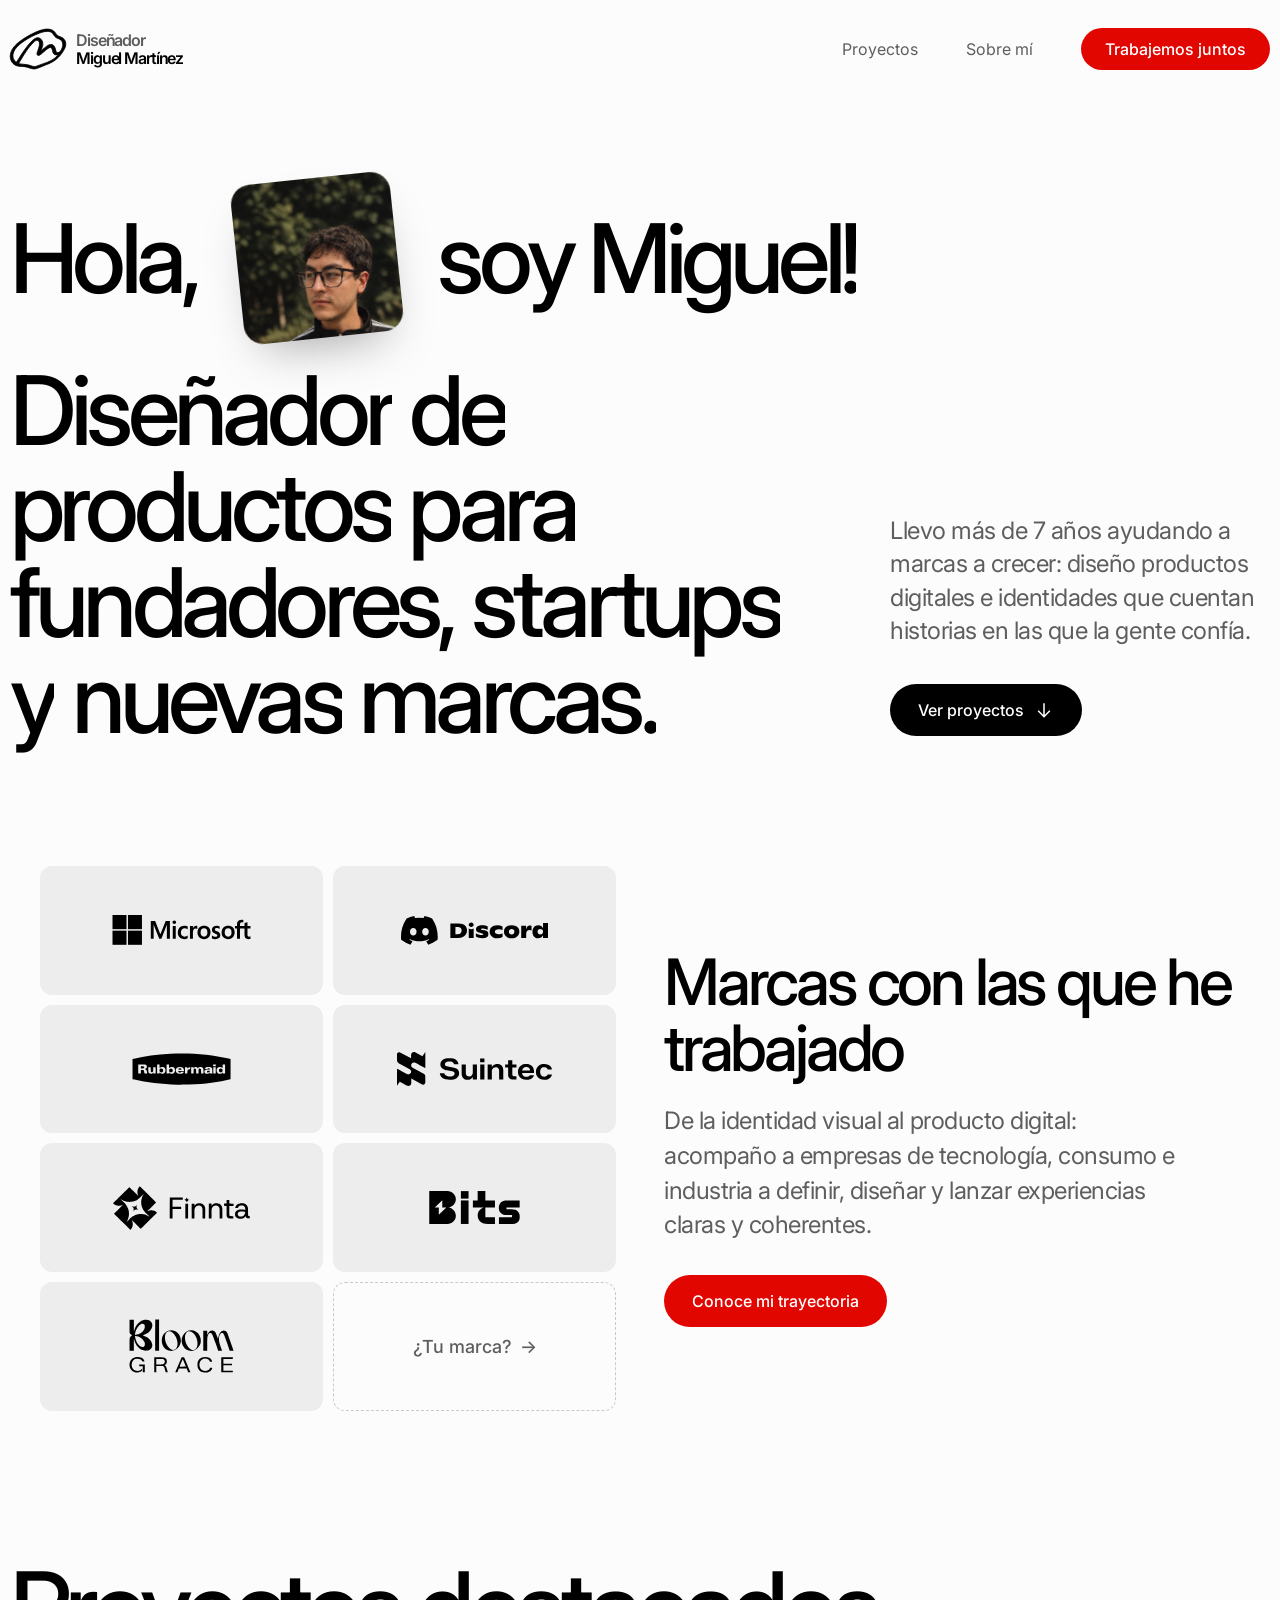
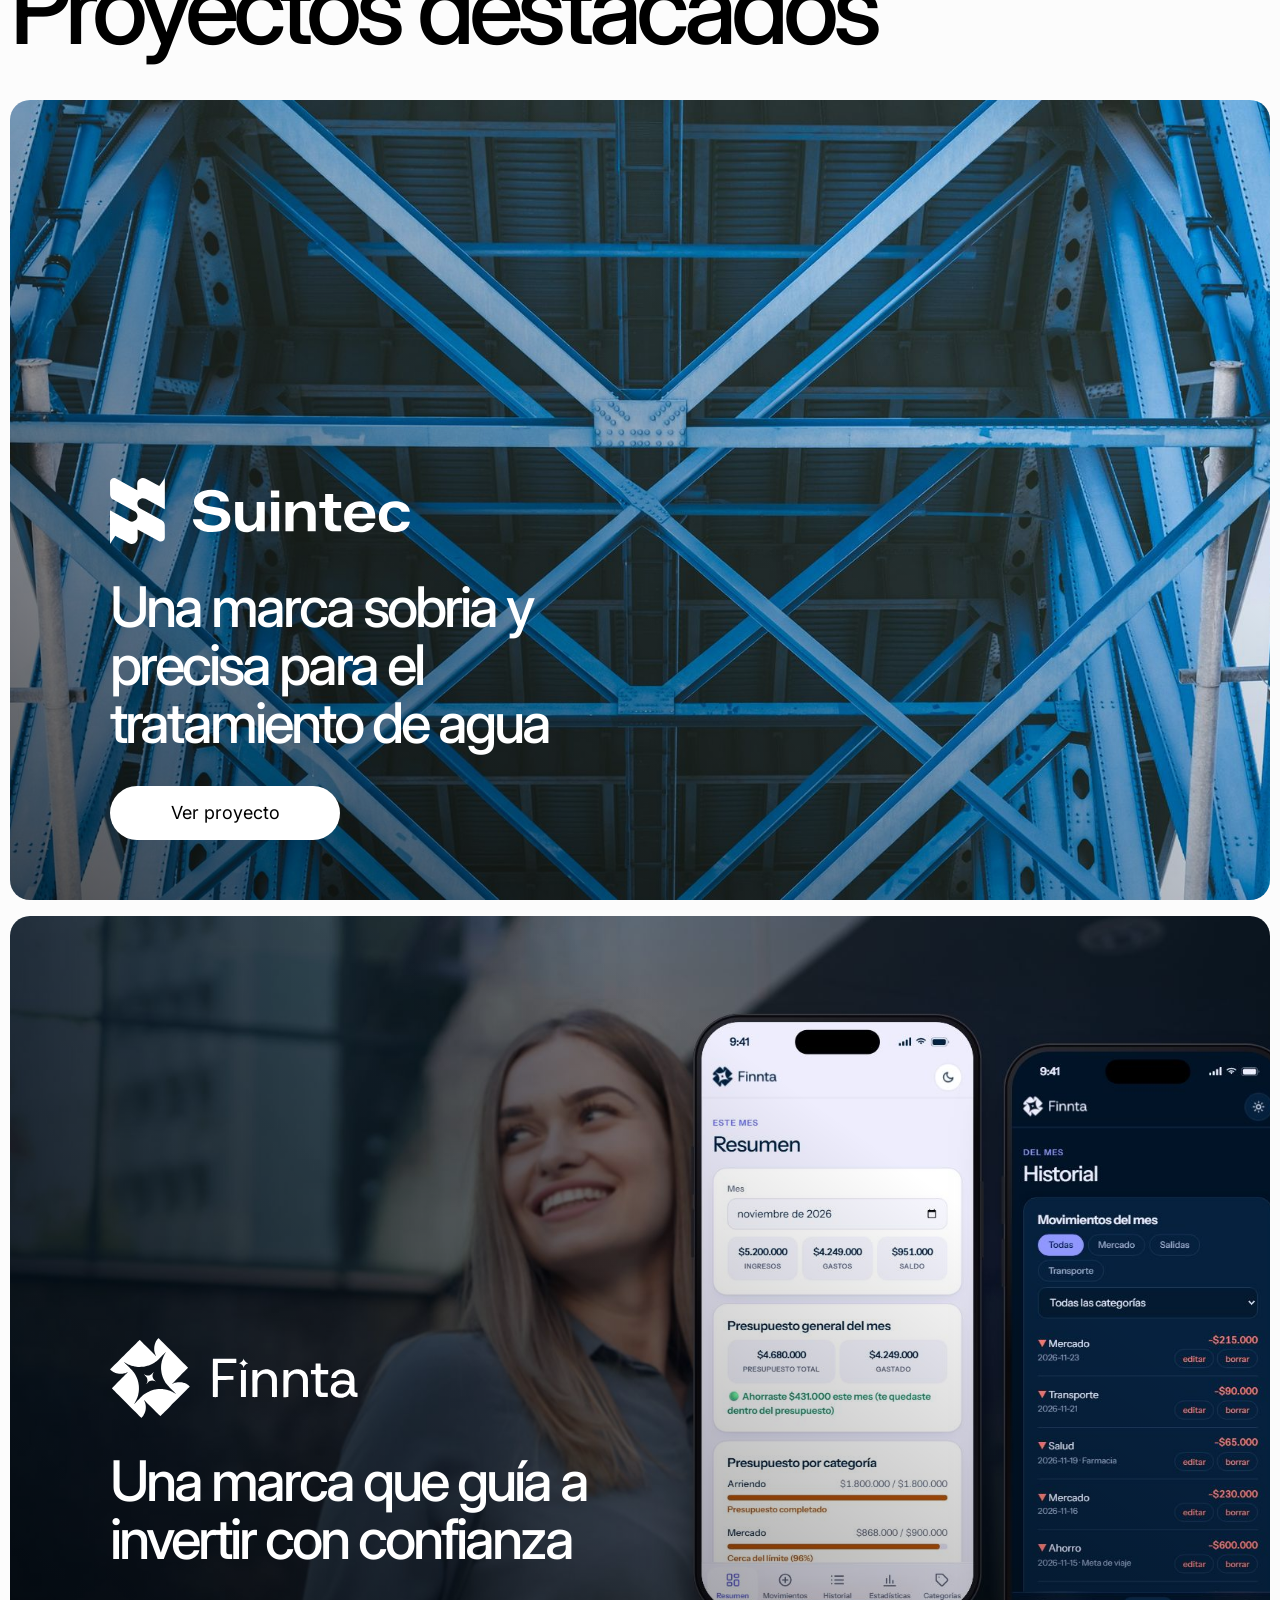
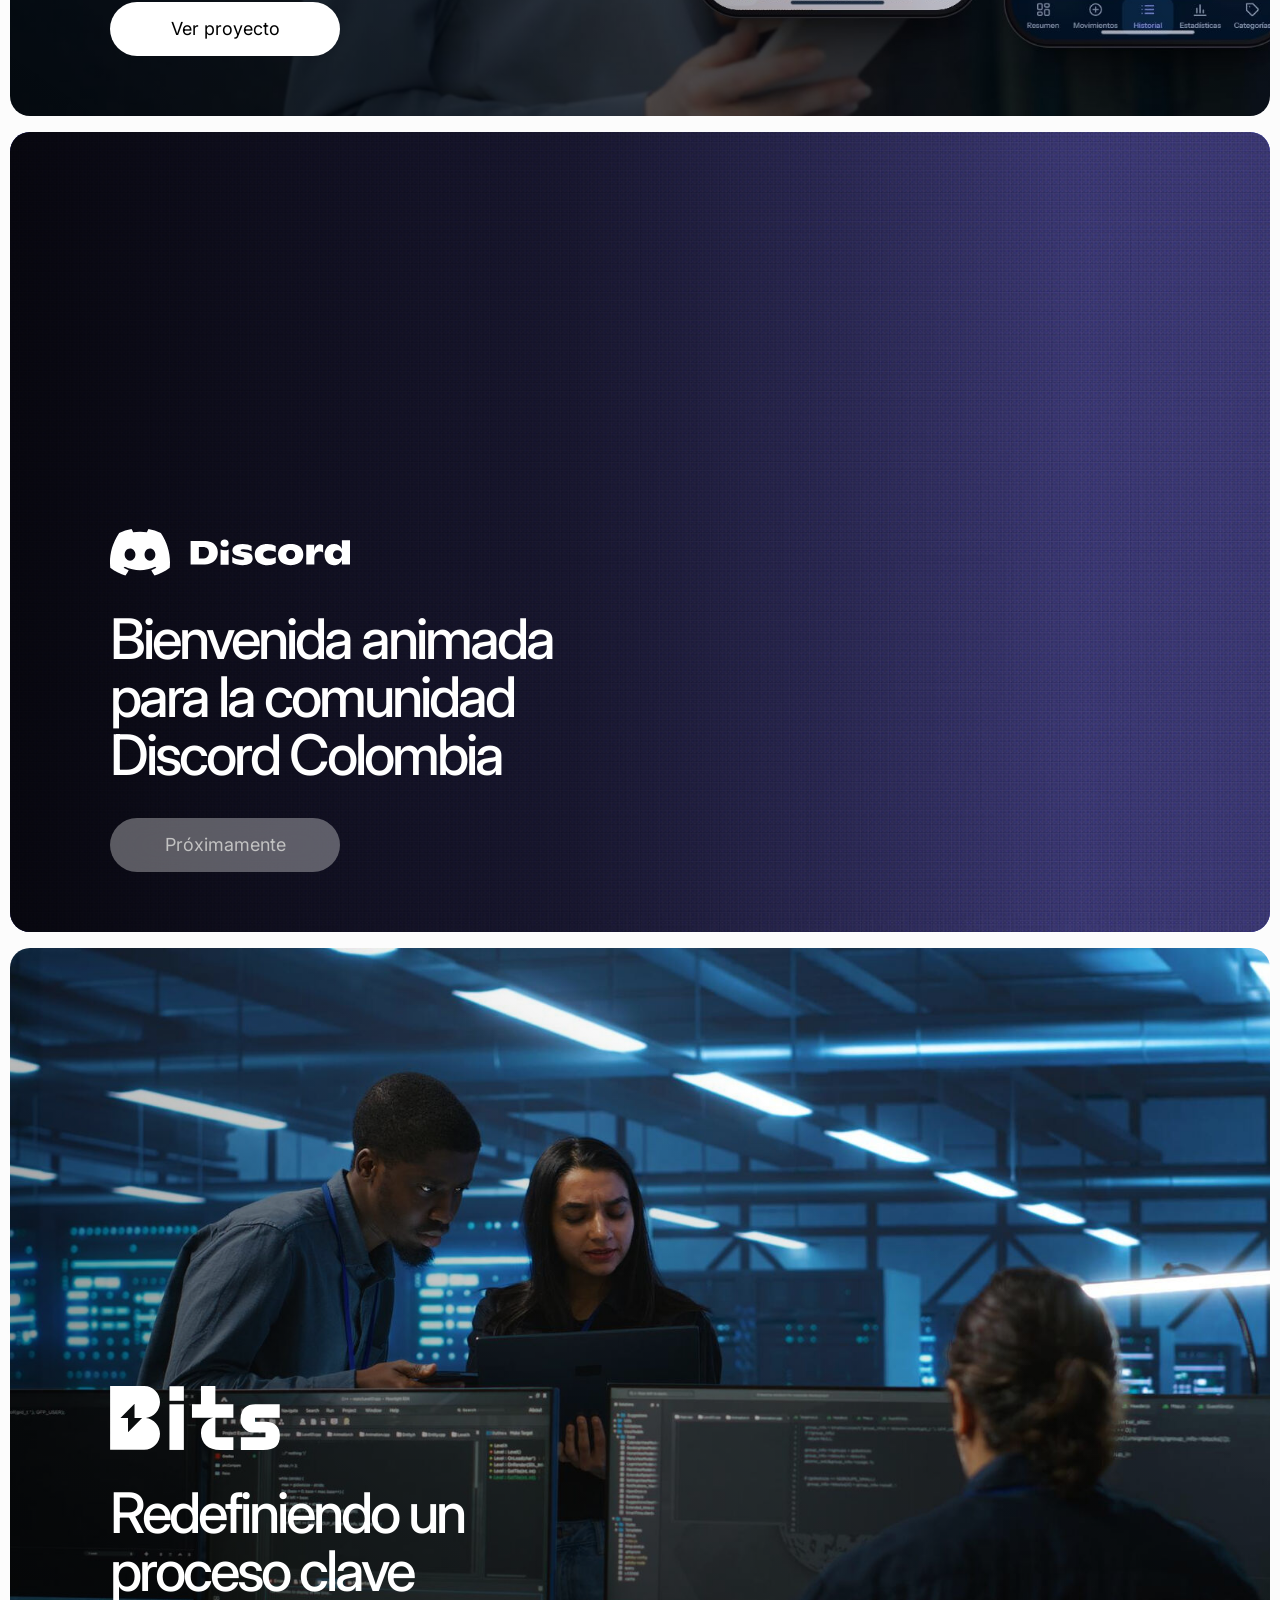
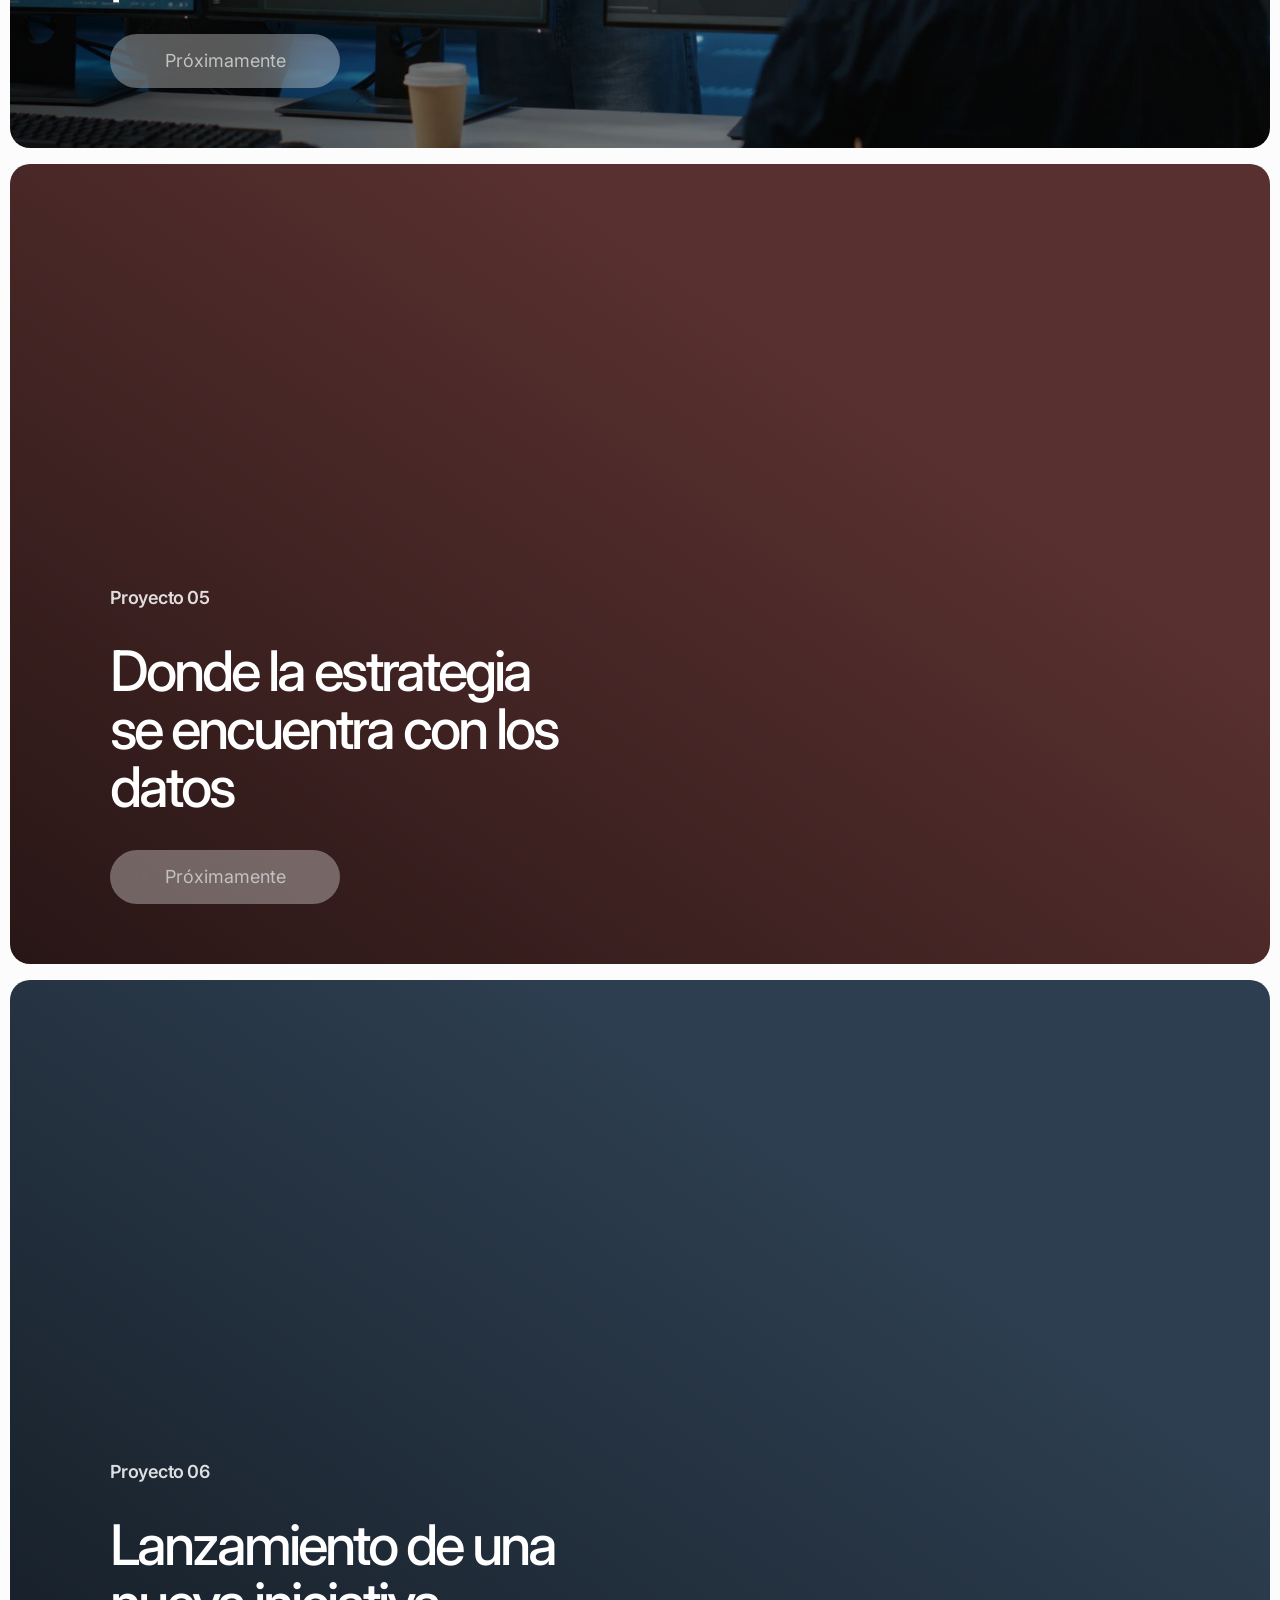
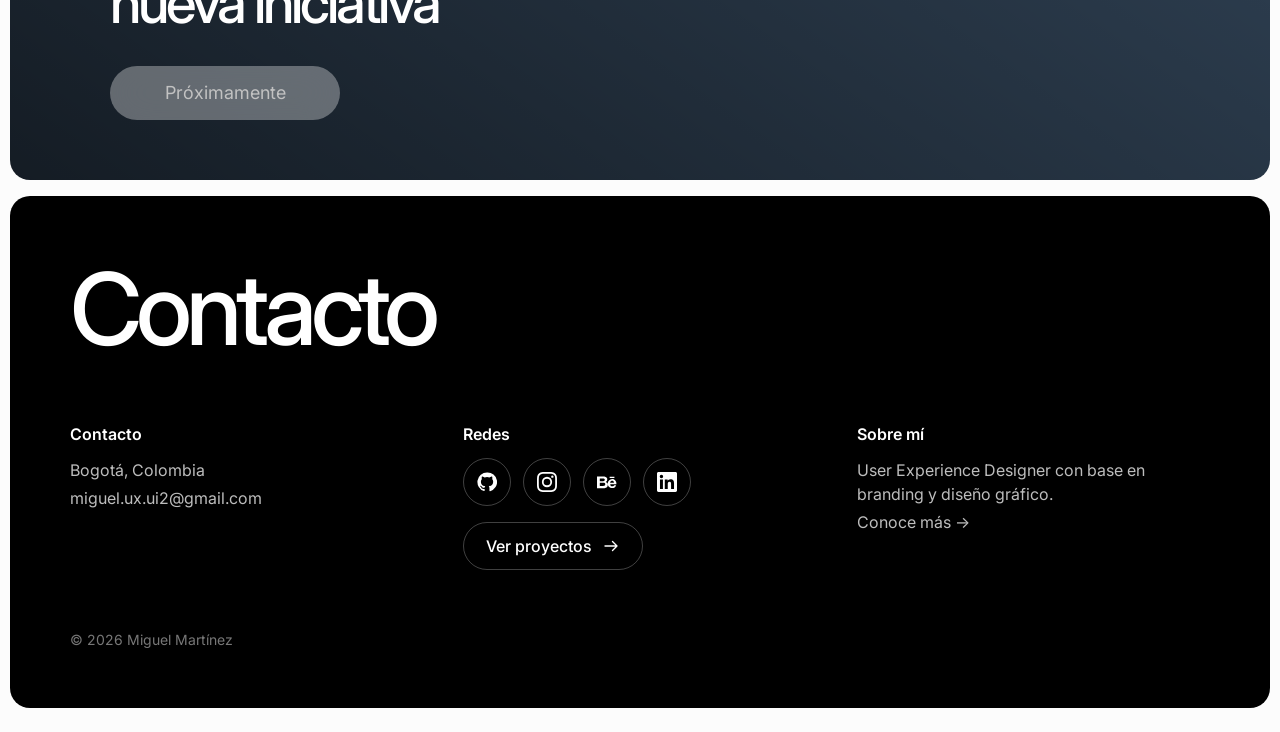
<file: index.html>
<!DOCTYPE html>
<html lang="es">
<head>
  <meta charset="utf-8" />
  <meta name="viewport" content="width=device-width, initial-scale=1" />
  <title>Miguel Martínez | Diseñador UX</title>
  <meta name="description" content="Portafolio de Miguel Martínez — User Experience Designer." />
  <link rel="preconnect" href="https://fonts.googleapis.com" />
  <link rel="preconnect" href="https://fonts.gstatic.com" crossorigin />
  <link href="https://fonts.googleapis.com/css2?family=Inter:wght@300;400;500;600;700&display=swap" rel="stylesheet" />
  <link rel="stylesheet" href="css/styles.css?v=30" />
  <link rel="icon" href="favicon.svg?v=2" type="image/svg+xml" />
  <link rel="icon" href="favicon-32.png" type="image/png" sizes="32x32" />
  <link rel="icon" href="favicon-16.png" type="image/png" sizes="16x16" />
  <link rel="icon" href="favicon-192.png" type="image/png" sizes="192x192" />
  <link rel="apple-touch-icon" href="apple-touch-icon.png" />
  <script>
    /* Animación de entrada del hero: solo en la primera visita */
    try {
      if (!localStorage.getItem("heroIntroVisto") && !matchMedia("(prefers-reduced-motion: reduce)").matches) {
        document.documentElement.classList.add("hero-intro");
        localStorage.setItem("heroIntroVisto", "1");
      }
    } catch (e) {}
  </script>
</head>
<body>

  <!-- ===== Navegación ===== -->
  <header class="navbar">
    <a href="./" class="brand" aria-label="Inicio">
      <svg class="brand-mark" viewBox="2 2 1261 905" aria-hidden="true" focusable="false"><path fill="currentColor" stroke="currentColor" stroke-width="18" stroke-linejoin="round" fill-rule="evenodd" d="M530 905C499 904 480 899 441 884C378 860 339 852 258 848C201 845 174 841 146 831C32 789 -22 665 17 537C45 447 109 367 226 279C386 159 623 40 757 14C828 -1 894 1 937 19C977 35 997 52 1035 102C1068 146 1080 156 1138 180C1165 190 1179 197 1191 206C1237 236 1261 283 1261 341C1262 401 1238 455 1173 548C1126 615 1057 683 992 726C948 756 900 779 831 806C816 811 799 818 794 820C756 834 692 861 652 878C616 894 585 903 560 905C554 905 548 905 547 905C546 905 538 905 530 905ZM579 848C598 844 617 838 655 823C686 810 724 796 772 780C839 756 869 744 908 725C973 693 1024 655 1077 600C1089 588 1089 588 1065 589C1030 590 1008 583 992 567C977 552 970 535 959 486C946 431 929 414 896 424C867 433 838 454 754 526C699 573 682 586 665 594C633 610 610 596 610 560C610 545 613 533 630 487C657 417 666 379 666 343C667 289 641 254 605 259C573 263 542 289 475 364C428 416 389 469 333 556C318 578 292 620 251 690C197 779 198 777 203 781C210 788 240 793 316 801C390 809 426 816 474 833C501 842 512 846 532 849C538 850 571 849 579 848ZM150 745C153 742 182 697 216 643C323 474 404 366 488 280C559 206 619 184 671 211C723 237 750 299 740 367C736 391 731 409 716 453C706 483 705 490 707 490C710 490 731 473 772 437C852 369 888 349 929 351C979 354 1010 387 1027 457C1039 507 1043 515 1055 526C1087 554 1139 522 1168 455C1195 395 1199 348 1183 300C1170 259 1149 241 1094 220C1036 198 1022 187 988 137C955 87 931 69 887 60C802 42 657 84 490 173C368 238 280 296 206 360C131 424 83 498 68 571C64 588 64 623 68 640C72 661 81 683 92 701C112 732 141 754 150 745Z"/></svg>
      <span class="brand-name">
        <span class="brand-role">Diseñador</span>
        <span class="brand-title">Miguel Martínez</span>
      </span>
    </a>

    <button class="menu-button" aria-label="Abrir menú" aria-expanded="false">
      <span></span><span></span>
    </button>

    <nav class="nav-menu">
      <a href="proyectos" class="nav-link">Proyectos</a>
      <a href="sobre-mi" class="nav-link">Sobre mí</a>
      <a href="#contacto" class="nav-cta">Trabajemos juntos</a>
    </nav>
  </header>

  <!-- ===== Hero: Hola, soy Miguel! ===== -->
  <section class="hero" aria-labelledby="hero-title">
    <h1 id="hero-title" class="hero-title" aria-label="Hola, soy Miguel!">
      <span class="hero-word" aria-hidden="true"><span class="hero-char" style="--i:0">H</span><span class="hero-char" style="--i:1">o</span><span class="hero-char" style="--i:2">l</span><span class="hero-char" style="--i:3">a</span><span class="hero-char" style="--i:4">,</span></span>
      <span class="hero-photo" aria-hidden="true" style="--i:6">
        <img src="img/Imagenes/retrato-miguel.jpg" alt="" width="941" height="1672" fetchpriority="high" />
      </span>
      <span class="hero-word" aria-hidden="true"><span class="hero-char" style="--i:7">s</span><span class="hero-char" style="--i:8">o</span><span class="hero-char" style="--i:9">y</span> <span class="hero-char" style="--i:10">M</span><span class="hero-char" style="--i:11">i</span><span class="hero-char" style="--i:12">g</span><span class="hero-char" style="--i:13">u</span><span class="hero-char" style="--i:14">e</span><span class="hero-char" style="--i:15">l</span><span class="hero-char" style="--i:16">!</span></span>
    </h1>
    <p class="hero-sub"><span class="hero-sub-word"><span class="hero-char" style="--i:19">Diseñador</span></span> <span class="hero-sub-word"><span class="hero-char" style="--i:20">de</span></span> <span class="hero-sub-word"><span class="hero-char" style="--i:21">productos</span></span> <span class="hero-sub-word"><span class="hero-char" style="--i:22">para</span></span> <span class="hero-sub-word"><span class="hero-char" style="--i:23">fundadores,</span></span> <span class="hero-sub-word"><span class="hero-char" style="--i:24">startups</span></span> <span class="hero-sub-word"><span class="hero-char" style="--i:25">y</span></span> <span class="hero-sub-word"><span class="hero-char" style="--i:26">nuevas</span></span> <span class="hero-sub-word"><span class="hero-char" style="--i:27">marcas.</span></span></p>
    <div class="hero-aside">
      <p class="hero-lead">Llevo más de 7 años ayudando a marcas a crecer: diseño productos digitales e identidades que cuentan historias en las que la gente confía.</p>
      <a href="#proyectos" class="hero-cta">
        Ver proyectos
        <svg viewBox="0 0 24 24" fill="none" stroke="currentColor" stroke-width="1.8" aria-hidden="true"><path d="M12 4v16M5 13l7 7 7-7"/></svg>
      </a>
    </div>
  </section>

  <!-- ===== Marcas con las que he trabajado ===== -->
  <section class="clients" aria-labelledby="clients-title">
    <ul class="clients-grid" aria-label="Marcas con las que he trabajado">
      <li class="clients-tile"><img src="img/logos/clientes/microsoft.svg" alt="Microsoft" width="512" height="110" loading="lazy" style="--h: 30px" /></li>
      <li class="clients-tile"><img src="img/logos/clientes/discord.svg" alt="Discord" width="512" height="100" loading="lazy" style="--h: 29px" /></li>
      <li class="clients-tile"><img src="img/logos/clientes/rubbermaid.svg" alt="Rubbermaid" width="1275" height="414" loading="lazy" style="--h: 32px" /></li>
      <li class="clients-tile"><a href="suintec" aria-label="Suintec, ver caso de estudio"><img src="img/logos/clientes/suintec.svg" alt="" width="783" height="171" loading="lazy" style="--h: 34px" /></a></li>
      <li class="clients-tile"><a href="finnta" aria-label="Finnta, ver caso de estudio"><img src="img/logos/clientes/finnta.svg" alt="" width="1370" height="442" loading="lazy" style="--h: 44px" /></a></li>
      <li class="clients-tile"><img src="img/logos/clientes/bits.svg" alt="Bits" width="1787" height="664" loading="lazy" style="--h: 34px" /></li>
      <li class="clients-tile"><img src="img/logos/clientes/bloom-grace.svg" alt="Bloom Grace" width="824" height="422" loading="lazy" style="--h: 54px" /></li>
      <li class="clients-tile clients-tile--cta"><a href="#contacto">¿Tu marca?<span aria-hidden="true">→</span></a></li>
    </ul>
    <div class="clients-text">
      <h2 id="clients-title" class="clients-title">Marcas con las que he trabajado</h2>
      <p class="clients-lead">De la identidad visual al producto digital: acompaño a empresas de tecnología, consumo e industria a definir, diseñar y lanzar experiencias claras y coherentes.</p>
      <a href="sobre-mi" class="hero-cta clients-cta">Conoce mi trayectoria</a>
    </div>
  </section>

  <!-- ===== Proyectos destacados ===== -->
  <main id="proyectos" class="featured-work">
    <h2 class="heading">Proyectos destacados</h2>

    <!-- Las tarjetas se generan desde js/projects.js -->
    <div id="projects" class="case-studies"></div>
  </main>

  <!-- ===== Footer / Contacto ===== -->
  <section id="contacto" class="footer-section">

    <footer class="footer">
      <h2 class="heading">Contacto</h2>
      <div class="footer-grid">
        <div>
          <h3 class="footer-label">Contacto</h3>
          <p>Bogotá, Colombia</p>
          <a href="mailto:miguel.ux.ui2@gmail.com">miguel.ux.ui2@gmail.com</a>
        </div>
        <div>
          <h3 class="footer-label">Redes</h3>
          <ul class="social" aria-label="Redes sociales">
            <li><a href="https://github.com/Miguel-UX-UI" target="_blank" rel="noopener noreferrer" aria-label="GitHub de Miguel Martínez (se abre en una pestaña nueva)" title="GitHub">
              <svg viewBox="0 0 24 24" fill="currentColor" aria-hidden="true" focusable="false"><path d="M12 .5a11.5 11.5 0 0 0-3.64 22.41c.58.1.79-.25.79-.56v-2c-3.2.7-3.88-1.37-3.88-1.37-.52-1.33-1.28-1.69-1.28-1.69-1.05-.71.08-.7.08-.7 1.16.08 1.77 1.19 1.77 1.19 1.03 1.77 2.7 1.26 3.36.96.1-.75.4-1.26.73-1.55-2.55-.29-5.24-1.28-5.24-5.69 0-1.26.45-2.29 1.19-3.1-.12-.29-.52-1.46.11-3.05 0 0 .97-.31 3.17 1.18a11 11 0 0 1 5.77 0c2.2-1.49 3.17-1.18 3.17-1.18.63 1.59.23 2.76.11 3.05.74.81 1.19 1.84 1.19 3.1 0 4.42-2.7 5.39-5.26 5.68.41.36.78 1.06.78 2.14v3.17c0 .31.21.67.8.56A11.5 11.5 0 0 0 12 .5Z"/></svg>
            </a></li>
            <li><a href="https://www.instagram.com/miguel.ux.ui/" target="_blank" rel="noopener noreferrer" aria-label="Instagram de Miguel Martínez (se abre en una pestaña nueva)" title="Instagram">
              <svg viewBox="0 0 24 24" fill="currentColor" aria-hidden="true" focusable="false"><path d="M12 2.16c3.2 0 3.58.01 4.85.07 1.17.05 1.8.25 2.23.41.56.22.96.48 1.38.9.42.42.68.82.9 1.38.16.42.36 1.06.41 2.23.06 1.27.07 1.65.07 4.85s-.01 3.58-.07 4.85c-.05 1.17-.25 1.8-.41 2.23-.22.56-.48.96-.9 1.38-.42.42-.82.68-1.38.9-.42.16-1.06.36-2.23.41-1.27.06-1.65.07-4.85.07s-3.58-.01-4.85-.07c-1.17-.05-1.8-.25-2.23-.41a3.72 3.72 0 0 1-1.38-.9 3.72 3.72 0 0 1-.9-1.38c-.16-.42-.36-1.06-.41-2.23C2.17 15.58 2.16 15.2 2.16 12s.01-3.58.07-4.85c.05-1.17.25-1.8.41-2.23.22-.56.48-.96.9-1.38.42-.42.82-.68 1.38-.9.42-.16 1.06-.36 2.23-.41C8.42 2.17 8.8 2.16 12 2.16M12 0C8.74 0 8.33.01 7.05.07 5.78.13 4.9.33 4.14.63a5.88 5.88 0 0 0-2.13 1.38A5.88 5.88 0 0 0 .63 4.14C.33 4.9.13 5.78.07 7.05.01 8.33 0 8.74 0 12s.01 3.67.07 4.95c.06 1.27.26 2.15.56 2.91.31.79.72 1.46 1.38 2.13a5.88 5.88 0 0 0 2.13 1.38c.76.3 1.64.5 2.91.56C8.33 23.99 8.74 24 12 24s3.67-.01 4.95-.07c1.27-.06 2.15-.26 2.91-.56a5.88 5.88 0 0 0 2.13-1.38 5.88 5.88 0 0 0 1.38-2.13c.3-.76.5-1.64.56-2.91.06-1.28.07-1.69.07-4.95s-.01-3.67-.07-4.95c-.06-1.27-.26-2.15-.56-2.91a5.88 5.88 0 0 0-1.38-2.13A5.88 5.88 0 0 0 19.86.63C19.1.33 18.22.13 16.95.07 15.67.01 15.26 0 12 0Zm0 5.84a6.16 6.16 0 1 0 0 12.32 6.16 6.16 0 0 0 0-12.32ZM12 16a4 4 0 1 1 0-8 4 4 0 0 1 0 8Zm6.4-11.85a1.44 1.44 0 1 0 0 2.88 1.44 1.44 0 0 0 0-2.88Z"/></svg>
            </a></li>
            <li><a href="https://www.behance.net/MMMartinez" target="_blank" rel="noopener noreferrer" aria-label="Behance de Miguel Martínez (se abre en una pestaña nueva)" title="Behance">
              <svg viewBox="0 0 24 24" fill="currentColor" aria-hidden="true" focusable="false"><path d="M7.8 5.5c.67 0 1.28.06 1.83.18.55.12 1.02.31 1.42.58.39.27.7.62.92 1.07.22.44.33.99.33 1.64 0 .7-.16 1.29-.48 1.76-.32.47-.79.85-1.42 1.15.86.25 1.5.68 1.92 1.3.42.62.63 1.37.63 2.25 0 .71-.14 1.32-.41 1.84-.27.52-.64.94-1.1 1.27-.46.33-.99.57-1.58.73-.59.16-1.2.24-1.83.24H0V5.5h7.8Zm-.41 5.46c.56 0 1.01-.13 1.37-.4.36-.26.53-.69.53-1.28 0-.33-.06-.6-.18-.81a1.3 1.3 0 0 0-.47-.49 1.97 1.97 0 0 0-.68-.25 4.2 4.2 0 0 0-.8-.07H3.37v3.3h4.02Zm.2 5.73c.31 0 .6-.03.88-.09.28-.06.52-.16.73-.3.21-.14.38-.33.5-.57.13-.24.19-.55.19-.92 0-.73-.21-1.25-.62-1.56-.41-.31-.96-.47-1.64-.47H3.37v3.91H7.6ZM16.48 16.6c.42.41 1.03.62 1.82.62.57 0 1.06-.14 1.47-.43.41-.29.66-.59.75-.91h2.48c-.4 1.23-1.01 2.11-1.83 2.64-.82.53-1.81.8-2.98.8-.81 0-1.54-.13-2.19-.39a4.6 4.6 0 0 1-1.65-1.1 4.97 4.97 0 0 1-1.04-1.7 6.23 6.23 0 0 1-.37-2.18c0-.77.13-1.49.38-2.15a5.04 5.04 0 0 1 2.78-2.89 5.4 5.4 0 0 1 2.14-.42c.88 0 1.65.17 2.31.51.66.34 1.2.8 1.62 1.38.42.58.72 1.24.91 1.98.18.74.25 1.51.19 2.32h-7.4c.04.93.28 1.6.71 2.01Zm3.18-5.4c-.34-.37-.85-.56-1.54-.56-.45 0-.82.08-1.12.23-.3.15-.53.34-.71.56-.18.22-.3.46-.37.71-.07.25-.11.47-.12.67h4.58c-.13-.71-.37-1.24-.72-1.61Zm-4.5-5.37h5.74v1.4h-5.74v-1.4Z"/></svg>
            </a></li>
            <li><a href="https://www.linkedin.com/in/miguelmartinezmo/" target="_blank" rel="noopener noreferrer" aria-label="LinkedIn de Miguel Martínez (se abre en una pestaña nueva)" title="LinkedIn">
              <svg viewBox="0 0 24 24" fill="currentColor" aria-hidden="true" focusable="false"><path d="M20.45 20.45h-3.56v-5.57c0-1.33-.02-3.04-1.85-3.04-1.85 0-2.14 1.45-2.14 2.94v5.67H9.34V9h3.41v1.56h.05c.48-.9 1.64-1.85 3.37-1.85 3.6 0 4.27 2.37 4.27 4.67v6.07ZM5.34 7.43a2.06 2.06 0 1 1 0-4.13 2.06 2.06 0 0 1 0 4.13ZM7.12 20.45H3.56V9h3.56v11.45ZM22.22 0H1.77C.79 0 0 .77 0 1.73v20.54C0 23.23.79 24 1.77 24h20.45c.98 0 1.78-.77 1.78-1.73V1.73C24 .77 23.2 0 22.22 0Z"/></svg>
            </a></li>
          </ul>
          <a href="proyectos" class="footer-button">Ver proyectos<svg viewBox="0 0 24 24" fill="none" stroke="currentColor" stroke-width="1.8" stroke-linecap="round" stroke-linejoin="round" aria-hidden="true" focusable="false"><path d="M4 12h16M14 6l6 6-6 6"/></svg></a>
        </div>
        <div>
          <h3 class="footer-label">Sobre mí</h3>
          <p>User Experience Designer con base en branding y diseño gráfico.</p>
          <a href="sobre-mi">Conoce más →</a>
        </div>
      </div>
      <p class="footer-copy">© <span id="year"></span> Miguel Martínez</p>
    </footer>
  </section>

  <script src="js/projects.js?v=12"></script>
  <script src="js/main.js?v=10"></script>
</body>
</html>
</file>
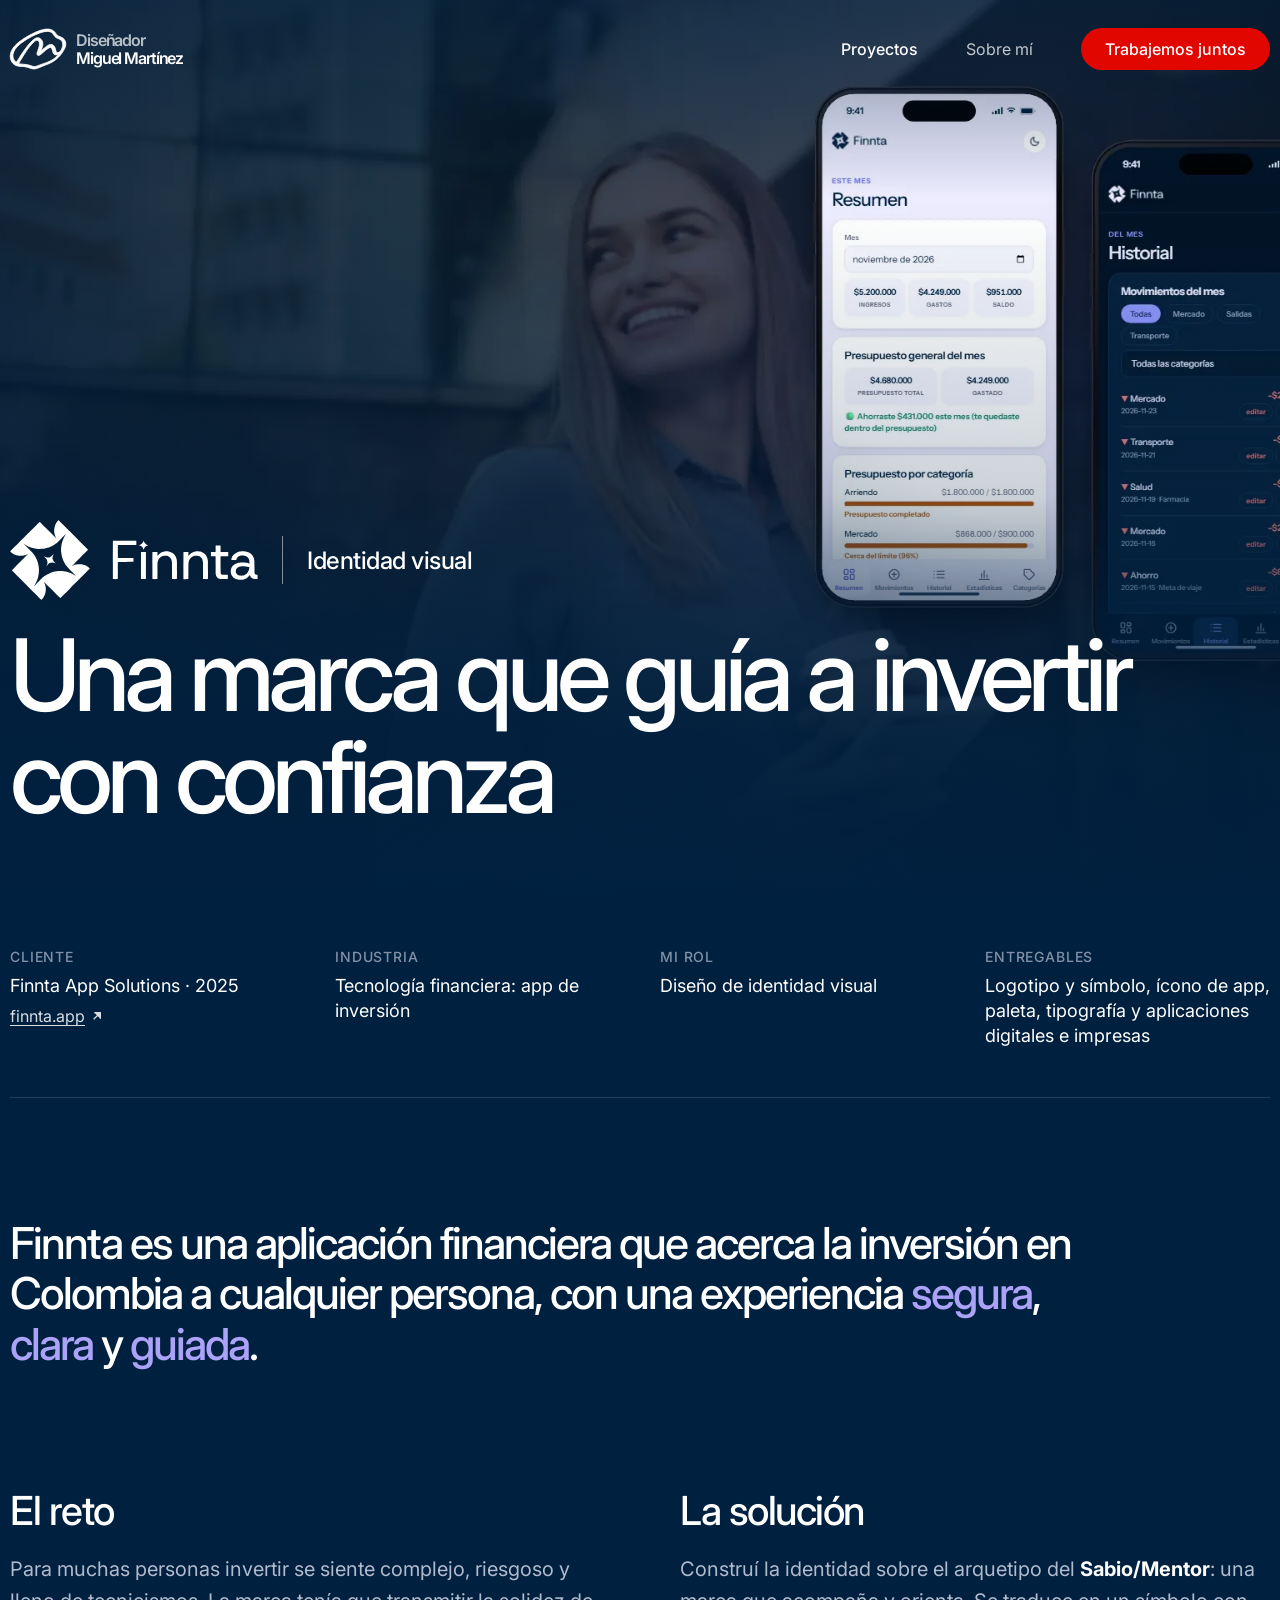
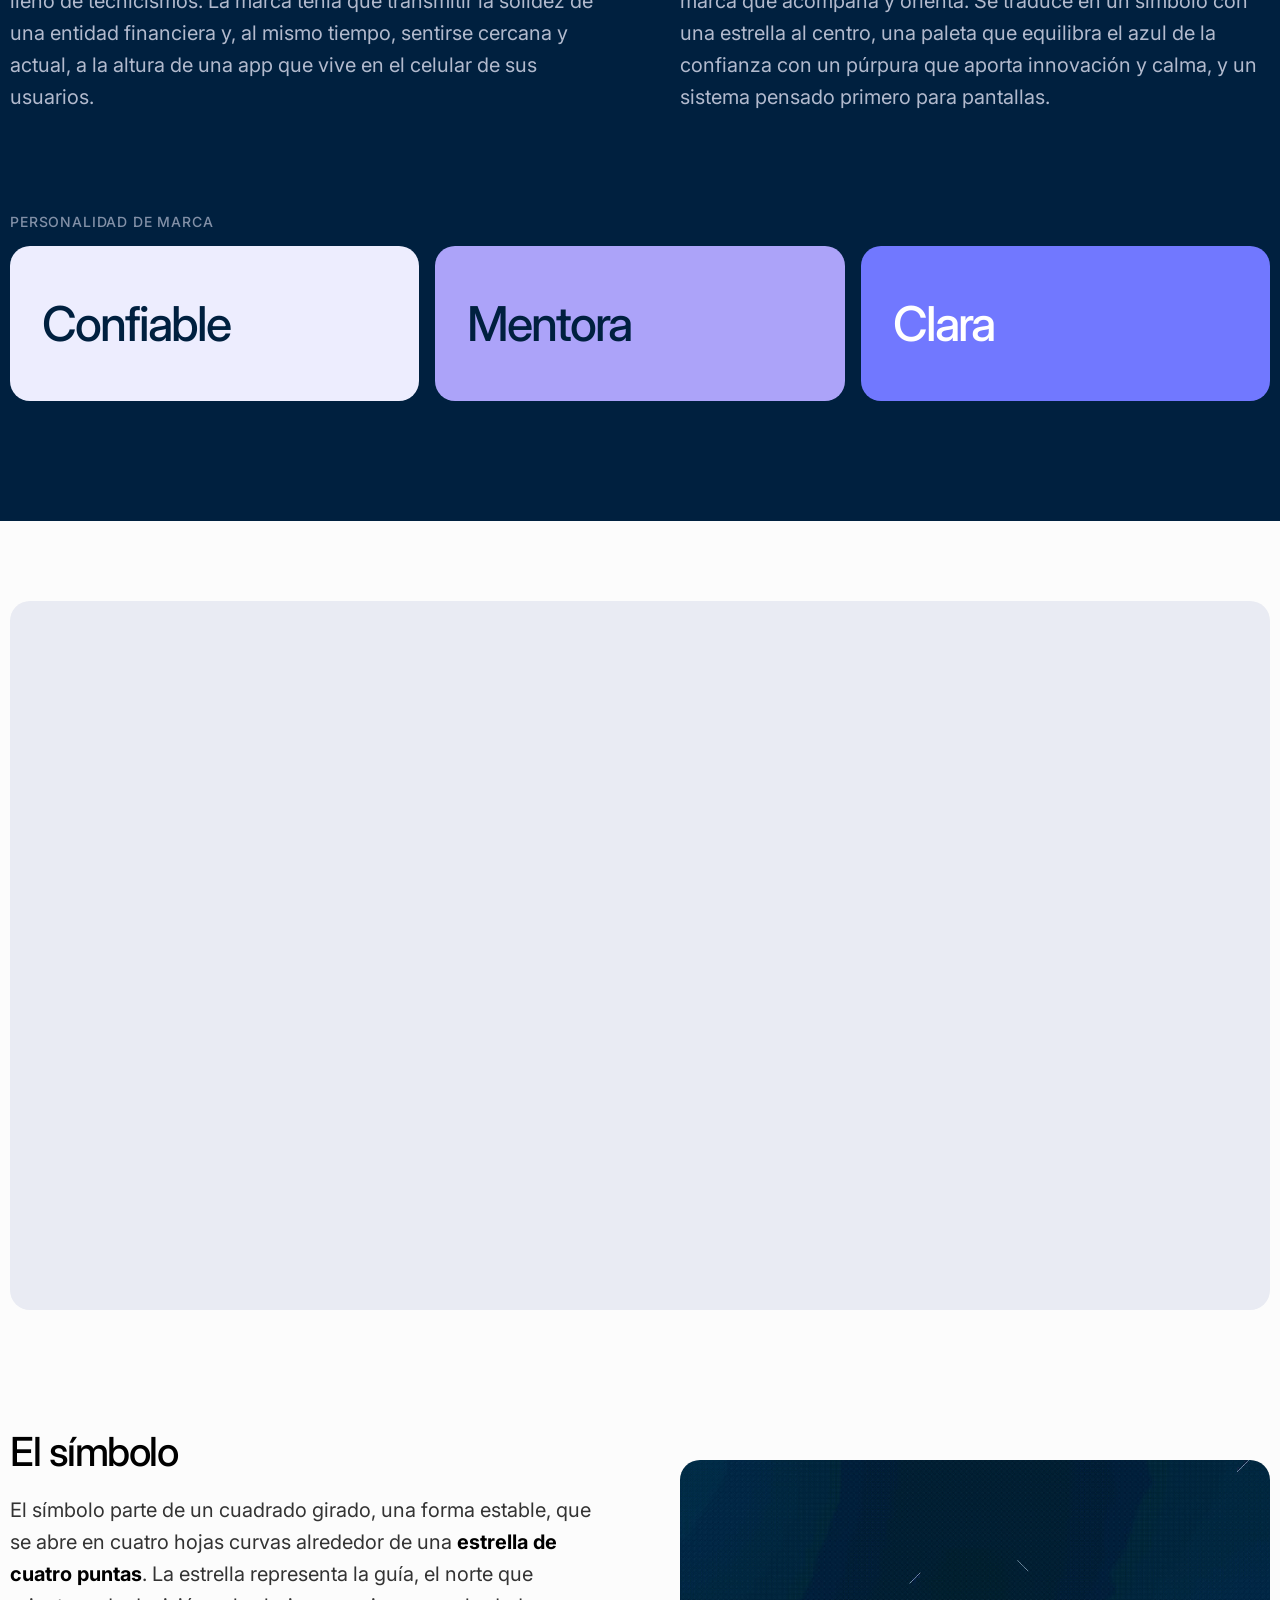
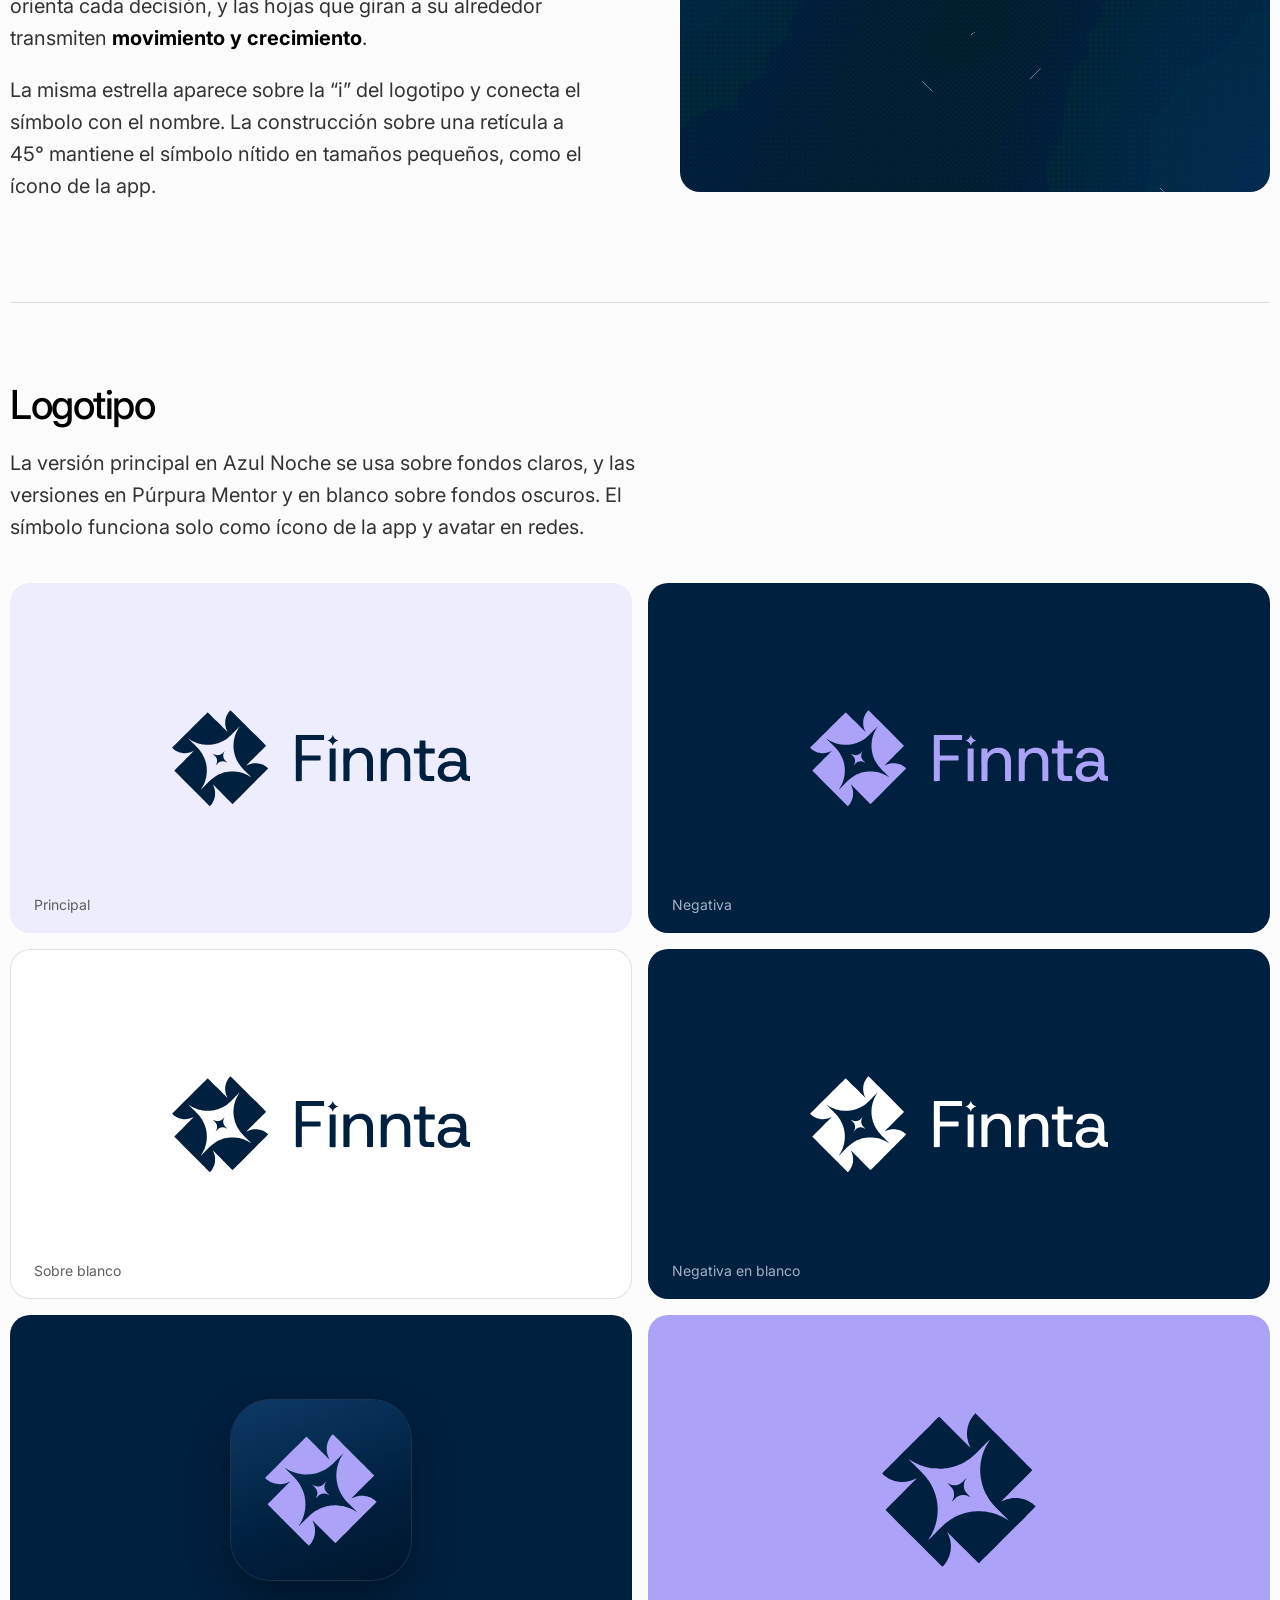
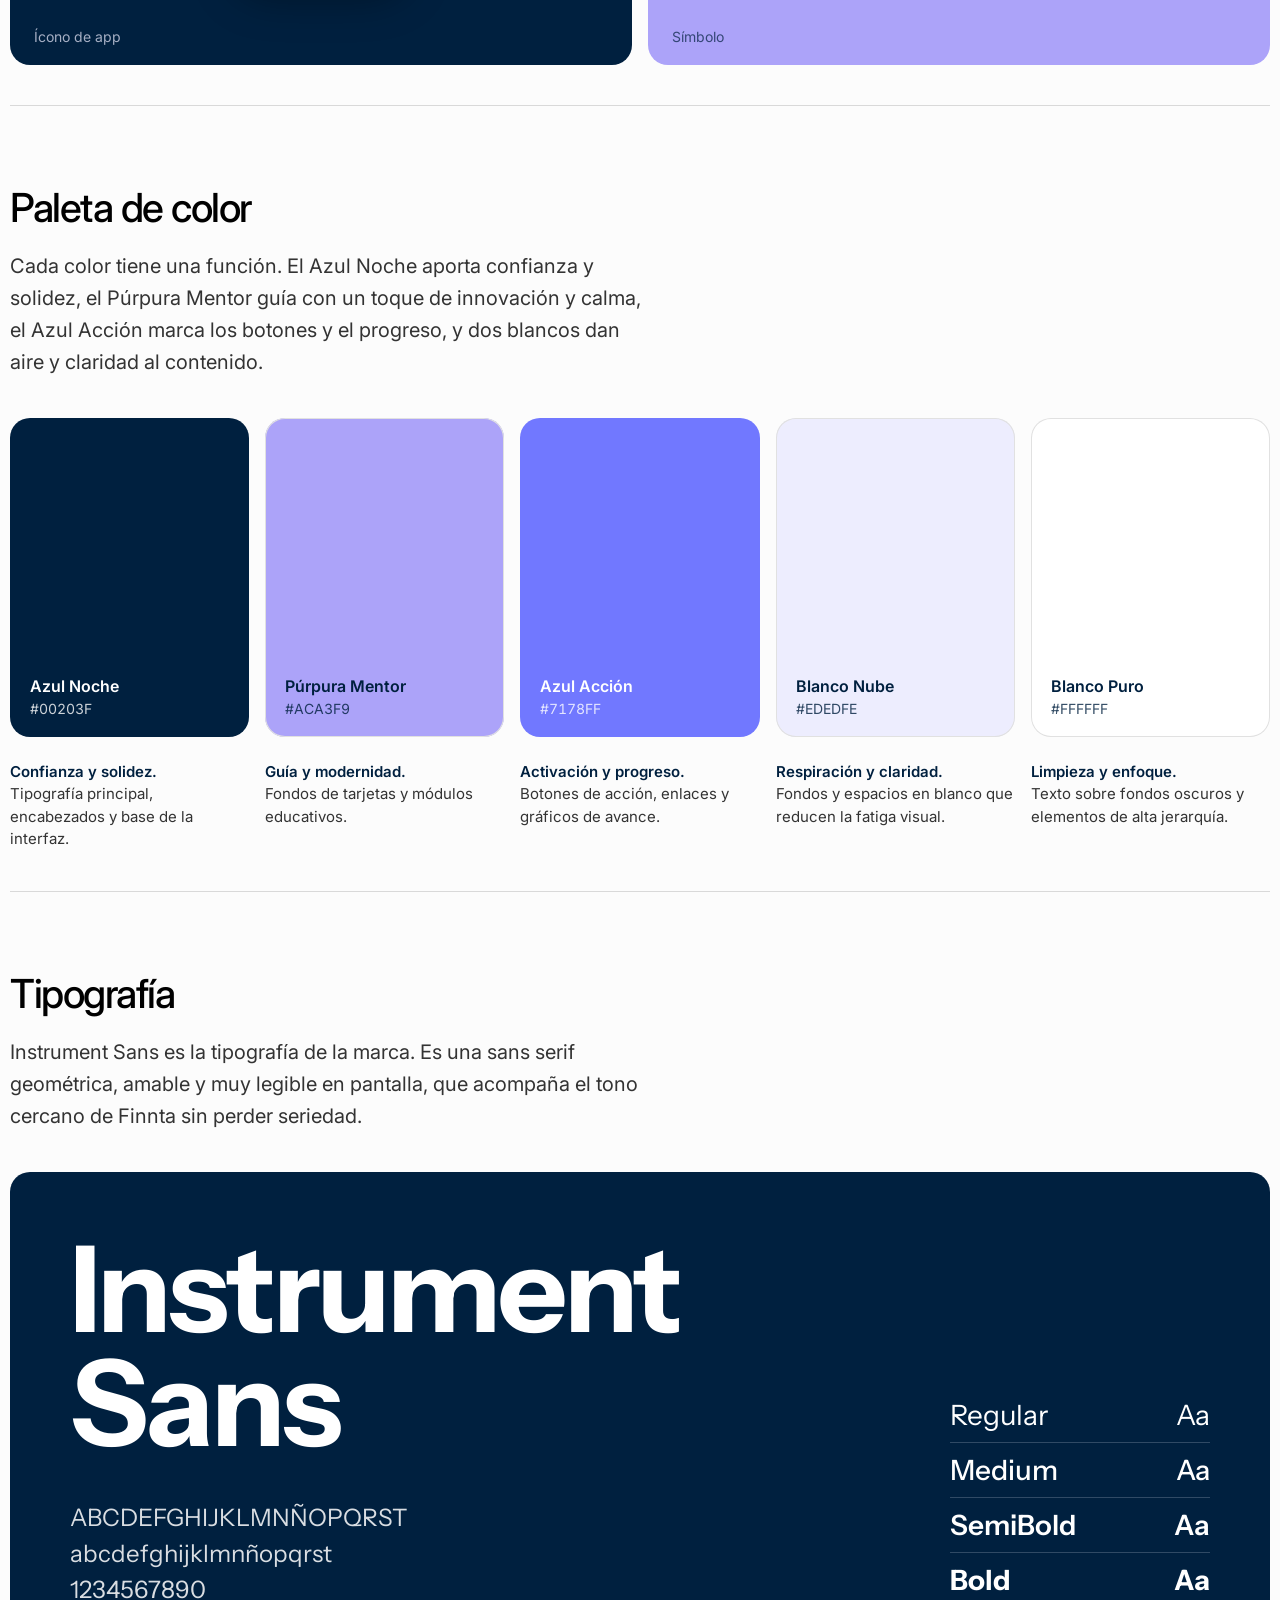
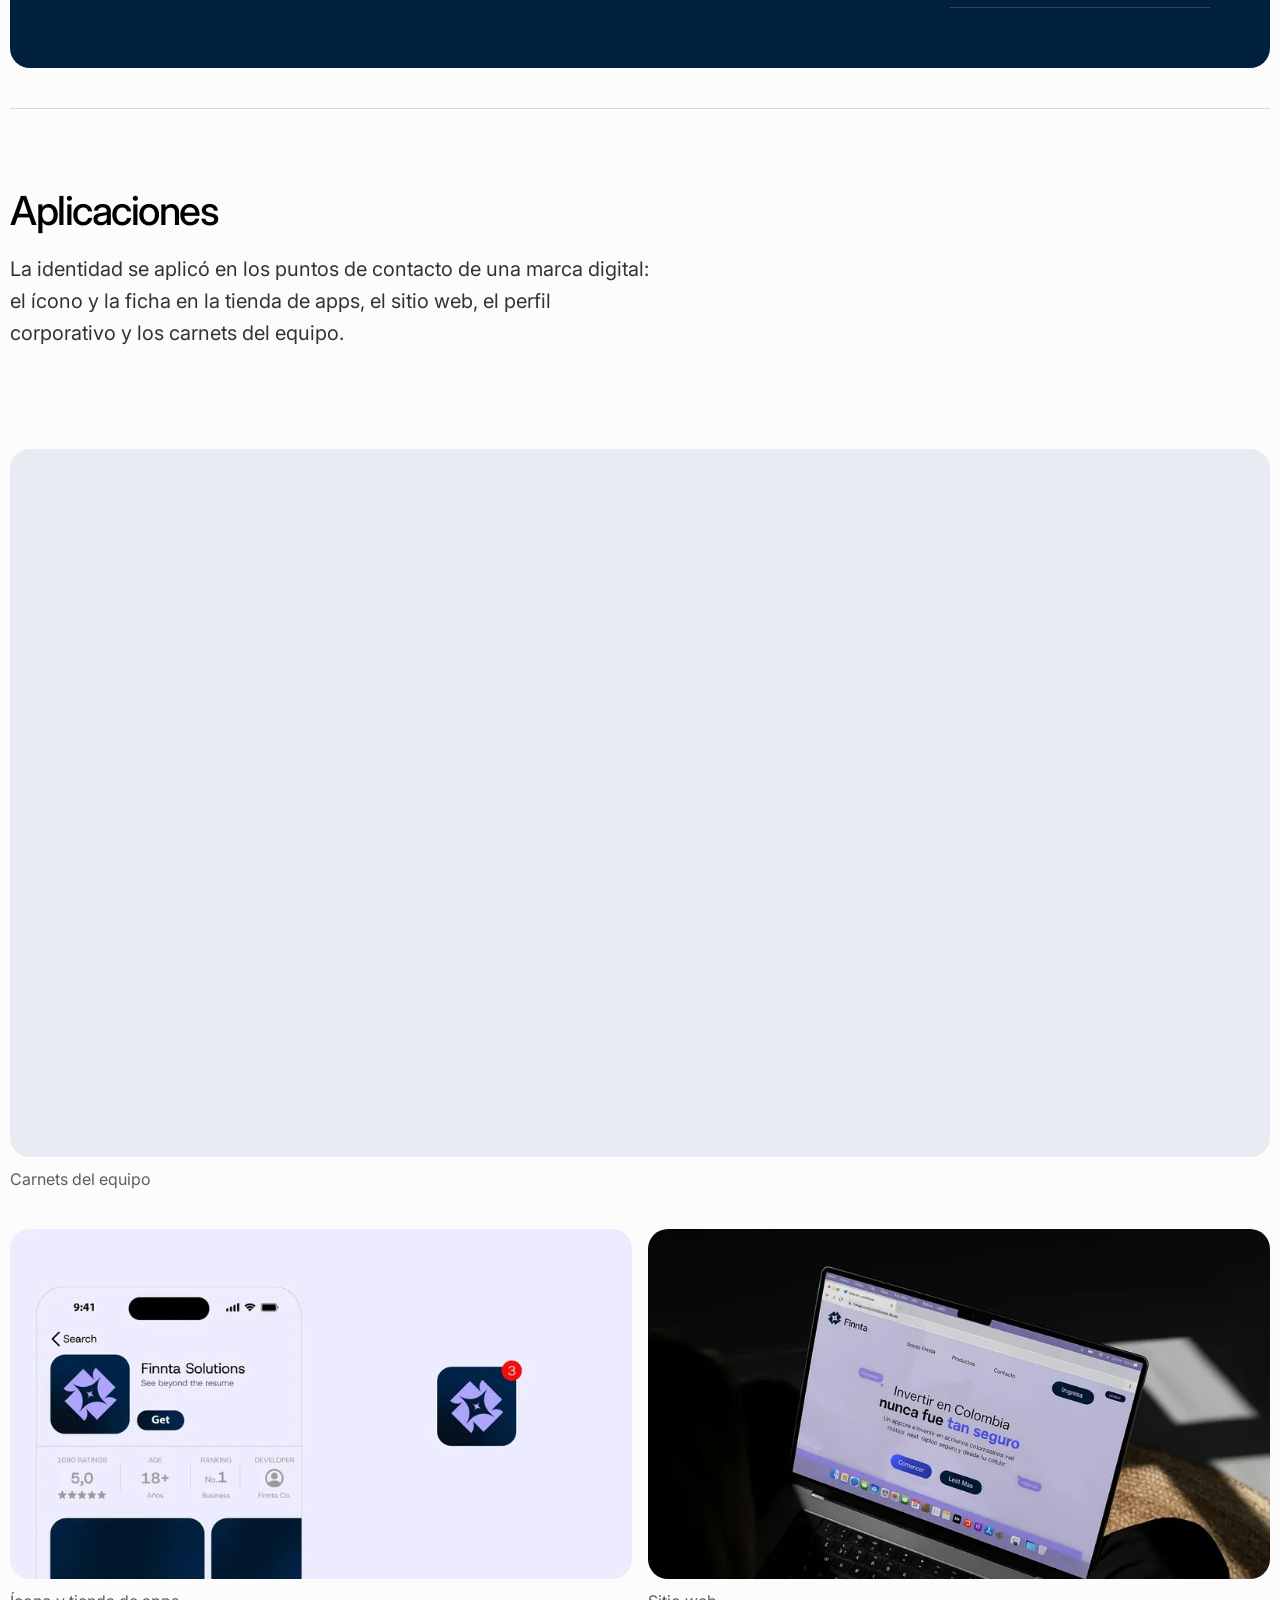
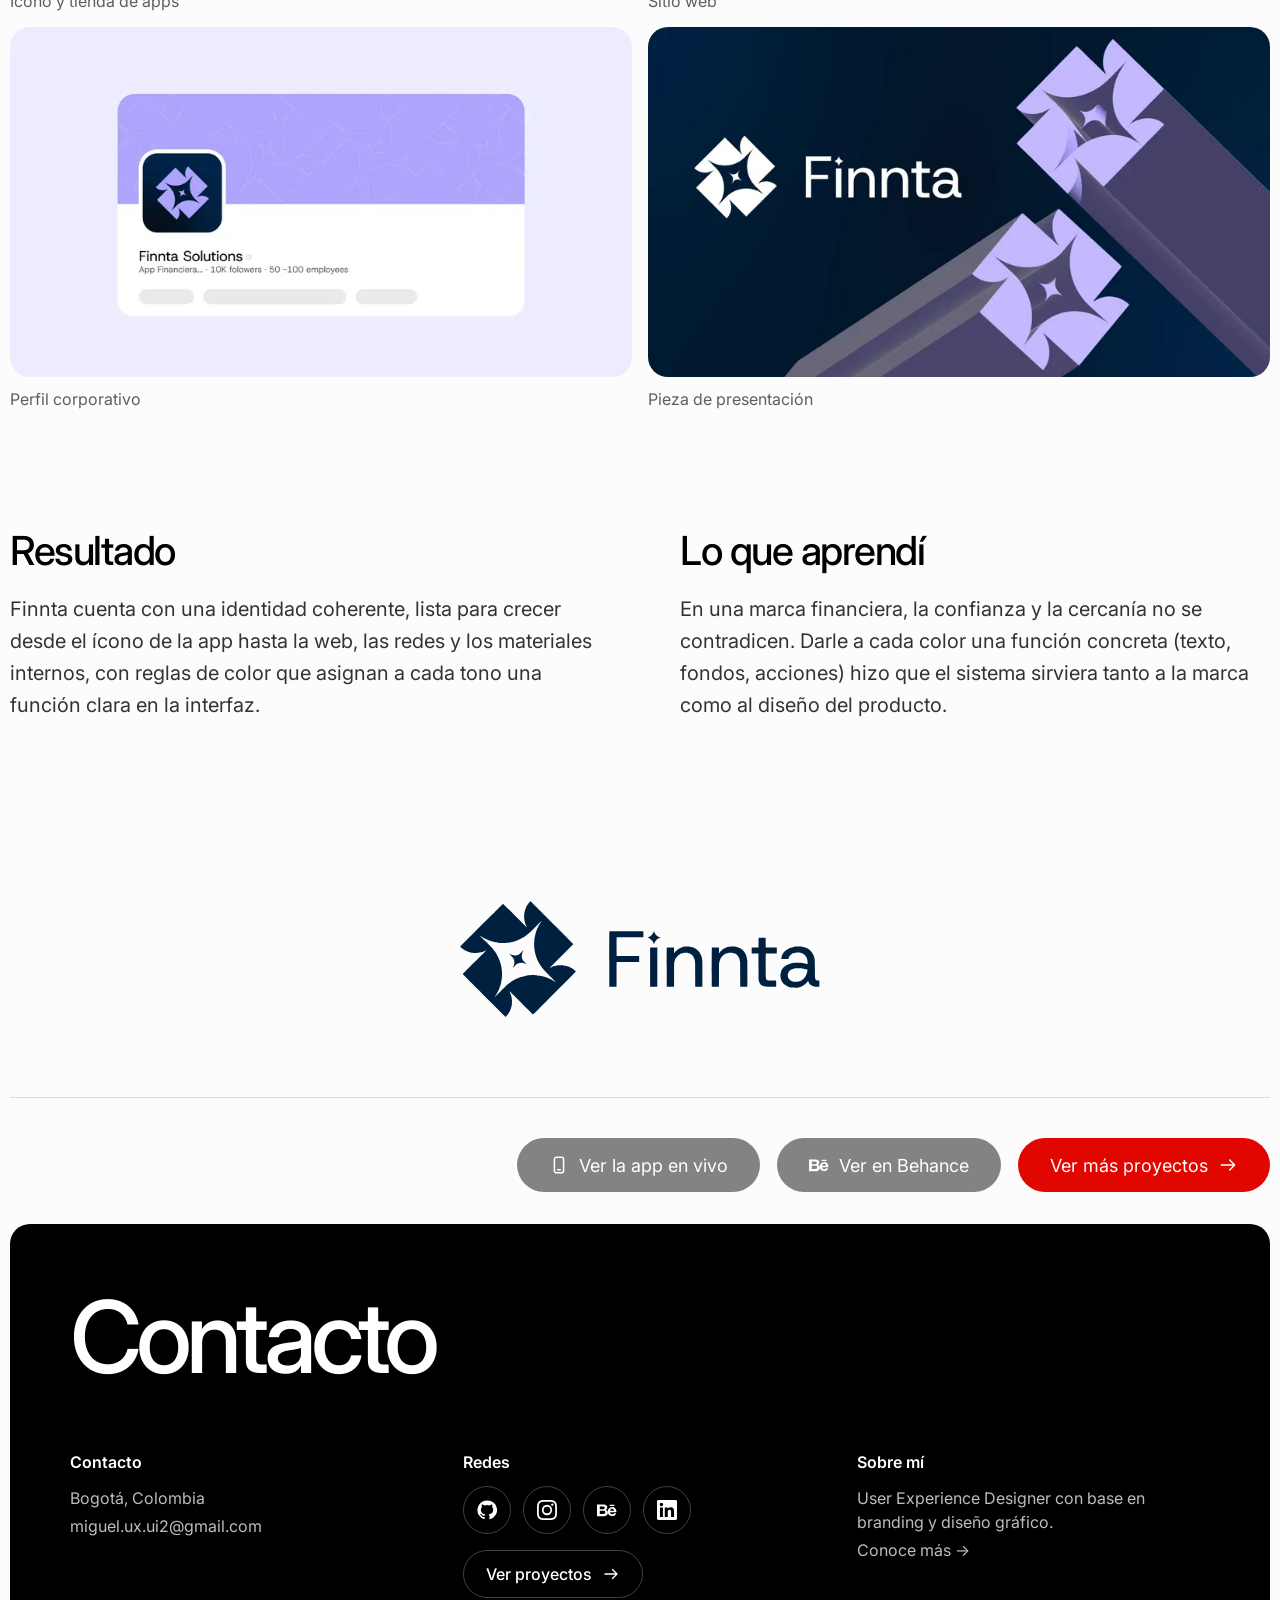
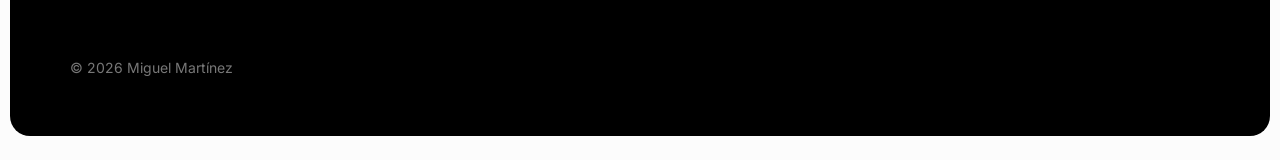
<file: finnta.html>
<!DOCTYPE html>
<html lang="es">
<head>
  <meta charset="utf-8" />
  <meta name="viewport" content="width=device-width, initial-scale=1" />
  <title>Finnta, identidad visual | Miguel Martínez</title>
  <meta name="description" content="Caso de estudio: identidad visual para Finnta, una app para invertir en Colombia de forma segura, clara y guiada. Por Miguel Martínez." />
  <link rel="preconnect" href="https://fonts.googleapis.com" />
  <link rel="preconnect" href="https://fonts.gstatic.com" crossorigin />
  <link href="https://fonts.googleapis.com/css2?family=Inter:wght@300;400;500;600;700&family=Instrument+Sans:wght@400;500;600;700&display=swap" rel="stylesheet" />
  <link rel="stylesheet" href="css/styles.css?v=30" />
  <link rel="icon" href="favicon.svg?v=2" type="image/svg+xml" />
  <link rel="icon" href="favicon-32.png" type="image/png" sizes="32x32" />
  <link rel="icon" href="favicon-16.png" type="image/png" sizes="16x16" />
  <link rel="icon" href="favicon-192.png" type="image/png" sizes="192x192" />
  <link rel="apple-touch-icon" href="apple-touch-icon.png" />
  <link rel="preload" as="image" type="image/webp" imagesrcset="img/proyectos/finnta/portada-960.webp 960w, img/proyectos/finnta/portada-1920.webp 1920w" imagesizes="100vw" />
  <meta property="og:title" content="Finnta, identidad visual" />
  <meta property="og:description" content="Una marca que guía a invertir con confianza." />
</head>
<body class="case-page case-finnta">

  <!-- ===== Navegación ===== -->
  <header class="navbar">
    <a href="./" class="brand" aria-label="Inicio">
      <svg class="brand-mark" viewBox="2 2 1261 905" aria-hidden="true" focusable="false"><path fill="currentColor" stroke="currentColor" stroke-width="18" stroke-linejoin="round" fill-rule="evenodd" d="M530 905C499 904 480 899 441 884C378 860 339 852 258 848C201 845 174 841 146 831C32 789 -22 665 17 537C45 447 109 367 226 279C386 159 623 40 757 14C828 -1 894 1 937 19C977 35 997 52 1035 102C1068 146 1080 156 1138 180C1165 190 1179 197 1191 206C1237 236 1261 283 1261 341C1262 401 1238 455 1173 548C1126 615 1057 683 992 726C948 756 900 779 831 806C816 811 799 818 794 820C756 834 692 861 652 878C616 894 585 903 560 905C554 905 548 905 547 905C546 905 538 905 530 905ZM579 848C598 844 617 838 655 823C686 810 724 796 772 780C839 756 869 744 908 725C973 693 1024 655 1077 600C1089 588 1089 588 1065 589C1030 590 1008 583 992 567C977 552 970 535 959 486C946 431 929 414 896 424C867 433 838 454 754 526C699 573 682 586 665 594C633 610 610 596 610 560C610 545 613 533 630 487C657 417 666 379 666 343C667 289 641 254 605 259C573 263 542 289 475 364C428 416 389 469 333 556C318 578 292 620 251 690C197 779 198 777 203 781C210 788 240 793 316 801C390 809 426 816 474 833C501 842 512 846 532 849C538 850 571 849 579 848ZM150 745C153 742 182 697 216 643C323 474 404 366 488 280C559 206 619 184 671 211C723 237 750 299 740 367C736 391 731 409 716 453C706 483 705 490 707 490C710 490 731 473 772 437C852 369 888 349 929 351C979 354 1010 387 1027 457C1039 507 1043 515 1055 526C1087 554 1139 522 1168 455C1195 395 1199 348 1183 300C1170 259 1149 241 1094 220C1036 198 1022 187 988 137C955 87 931 69 887 60C802 42 657 84 490 173C368 238 280 296 206 360C131 424 83 498 68 571C64 588 64 623 68 640C72 661 81 683 92 701C112 732 141 754 150 745Z"/></svg>
      <span class="brand-name">
        <span class="brand-role">Diseñador</span>
        <span class="brand-title">Miguel Martínez</span>
      </span>
    </a>

    <button class="menu-button" aria-label="Abrir menú" aria-expanded="false">
      <span></span><span></span>
    </button>

    <nav class="nav-menu">
      <a href="proyectos" class="nav-link is-current">Proyectos</a>
      <a href="sobre-mi" class="nav-link">Sobre mí</a>
      <a href="#contacto" class="nav-cta">Trabajemos juntos</a>
    </nav>
  </header>

  <!-- ===== Caso de estudio: Finnta ===== -->
  <main class="case">
  <!-- Logo de Finnta (SVG en línea, se reutiliza con <use>) -->
  <svg width="0" height="0" style="position:absolute" aria-hidden="true" focusable="false">
    <defs><path id="finnta-trazo-simbolo" fill-rule="evenodd" d="M194.6 458.4C195.2 457.7 196.2 456.6 196.8 456C198.5 454.2 203.3 447.8 203.8 446.6C204.1 446 204.9 444.7 205.5 443.7C208.5 438.9 211.8 431.5 213.4 425.5C213.9 423.5 214.6 421.1 214.9 420.2C215.1 419.2 215.5 417.3 215.7 415.8C215.9 414.4 216.2 412 216.4 410.5C216.8 407.6 216.9 398.3 216.6 395.3C216.3 393.1 215.8 389.2 215.4 386.3C215.2 385.1 214.9 383.7 214.7 383.2C214.5 382.6 214.1 381.2 214 380C213.8 378.9 213.4 377.4 213 376.9C212.7 376.3 212.2 374.9 211.8 373.7C211.5 372.5 211 371.1 210.6 370.6C210.3 370.2 209.9 369.4 209.8 368.8C209.7 368.3 208.9 366.4 208 364.6C207.1 362.8 206.5 361.3 206.7 361.3C207.2 361.3 214 368 254.7 408.7C277.1 431.2 295.9 449.7 296.3 450C296.9 450.3 297.2 450.3 297.8 449.8C298.2 449.4 321.9 425.8 350.6 397.2C379.2 368.6 415.6 332.3 431.3 316.6C447.1 300.8 460 287.7 460 287.5C460 286.9 457.4 284.3 454.7 282.2C453.5 281.3 451.8 279.9 450.9 279.1C450 278.3 449.1 277.7 449 277.7C448.8 277.7 447.6 276.9 446.3 276C445 275.1 443.7 274.3 443.5 274.3C443.3 274.3 442.9 274.1 442.6 273.8C442 273 434 269.2 431.2 268.3C429.9 267.9 428.1 267.3 427.2 267C423.8 265.7 418.1 264.5 413.3 264C411.8 263.8 409.8 263.5 409 263.4C407.1 263 396 263 394.1 263.4C393.3 263.5 390.9 263.9 388.7 264.2C386.6 264.5 383.9 265 382.8 265.3C381.7 265.7 379.6 266.4 378 266.8C373.5 268.1 370.8 269.1 366.6 271.1C362.8 273 361 273.6 361 273.2C361 273.1 380.9 253.1 405.2 228.7C429.5 204.4 449.6 184.2 449.9 183.8C450.4 183.1 450.4 182.9 449.9 182.2C448.9 180.7 288 20 287.4 20C287.1 20 285.9 21 284.7 22.3C276.3 31.2 269.2 43.8 266 56C263.6 65.2 262.9 70.9 263.1 79.8C263.3 86.3 263.5 88.4 264.6 93.7C264.8 94.5 265.3 96.6 265.6 98.4C266 100.2 266.6 102.4 267 103.4C268.9 108.9 269.5 110.2 271.1 113.6C274 119.4 273.9 119.7 270.7 116.5C269.1 115 249 95 225.9 71.9C192.9 38.9 183.8 30 183.2 30C182.1 30 182.6 29.5 161.8 50.3C151.9 60.3 143.7 68.6 143.4 68.8C122.9 89.2 20.5 191.7 20.3 192.1C19.8 193 20.3 193.6 24.5 197.4C25.6 198.4 27 199.6 27.6 200C32.7 203.6 34.4 204.8 35.7 205.4C36.5 205.8 37.6 206.4 38.1 206.9C38.6 207.3 39.2 207.7 39.4 207.7C39.6 207.7 41.6 208.6 43.8 209.7C46.1 210.8 48.1 211.7 48.4 211.7C48.6 211.7 49.7 212 50.8 212.5C51.9 212.9 54 213.6 55.3 213.9C56.7 214.2 58.8 214.7 60 215C61.1 215.4 62.5 215.7 63.1 215.7C63.7 215.7 65.2 215.9 66.5 216.1C75.3 218 87.5 217.3 98.3 214.3C99.7 214 101.1 213.7 101.4 213.7C102 213.7 102.9 213.4 107 211.7C107.8 211.3 109.7 210.6 111.1 210C112.6 209.4 114.5 208.6 115.3 208.1C117.5 206.7 118 206.6 118.2 207.2C118.4 207.5 105 221.1 74.5 251.6C50.3 275.7 30.4 295.8 30.1 296.3C29.6 296.9 29.6 297.1 30.2 297.9C30.5 298.4 67 335 111.2 379.2C179.3 447.4 191.7 459.7 192.5 459.7C193.1 459.7 193.8 459.3 194.6 458.4ZM152 383.2C152 383 152.4 382.2 152.9 381.5C153.4 380.8 154.2 379.6 154.5 379C154.9 378.4 156 376.6 157 375C158.5 372.6 161 368.2 162.8 364.7C163.6 363.2 165.6 358.9 166.5 356.7C167 355.5 167.8 353.6 168.3 352.5C168.8 351.4 169.4 349.8 169.6 348.9C169.9 348 170.2 346.8 170.5 346.4C170.7 345.9 171.2 344.5 171.5 343.3C171.8 342.1 172.2 341 172.4 340.8C172.8 340.3 175.6 329.2 175.8 326.8C176 325.7 176.3 323.9 176.6 322.8C177.2 320.4 177.6 317.3 177.8 314.2C177.9 312.9 178.2 310.9 178.4 309.7C178.6 308.3 178.8 304.1 178.8 298.3C178.8 288.2 178.4 282.2 177 274C176.8 272.8 176.5 270.9 176.3 269.7C176.2 268.5 175.9 267 175.7 266.3C175.5 265.7 175.3 264.7 175.3 264.2C175.3 263.6 175.1 262.8 174.9 262.3C174.6 261.8 174 259.8 173.5 257.8C173.1 255.8 172.3 253 171.8 251.7C171.3 250.3 170.7 248.3 170.3 247.3C166.5 236.1 157.9 219.3 151.9 211.4C149.4 208.1 148.5 206.9 147.8 206C143.5 200 140.9 197.2 119.1 175.3C94.9 151 96 152.2 96 151.7C96 151.2 96 151.2 98.9 153.1C102.4 155.4 104.5 156.7 106 157.5C106.7 157.9 107.5 158.3 107.7 158.5C108 158.8 109 159.4 110 159.9C111 160.4 112.4 161.3 113.2 161.7C113.9 162.2 114.9 162.7 115.3 162.8C115.8 163 117.7 163.9 119.7 164.9C121.6 165.9 123.3 166.7 123.5 166.7C123.7 166.7 127 168 129.9 169.4C130.7 169.7 131.6 170 131.9 170C132.2 170 133.1 170.3 133.8 170.6C134.6 170.9 137.1 171.8 139.5 172.5C141.9 173.2 144.8 174 145.9 174.3C147 174.7 148.9 175.1 150.2 175.3C151.5 175.5 153 175.8 153.7 176C154.9 176.3 158.5 176.9 164.6 177.8C172.7 179.1 188.9 179.3 197 178.3C198.6 178.1 200.4 177.9 201.2 177.8C204.7 177.5 210.9 176.5 212.1 176C212.6 175.8 213.2 175.7 213.3 175.8C213.5 175.9 216.2 175.3 221.2 174C222.6 173.6 224.6 173.1 225.5 172.8C234 170.6 251.1 163.1 259.1 158.2C273.8 149.2 282.3 142 302.9 120.9C304.6 119.2 307.3 116.5 309.1 114.8C310.8 113.1 312.6 111.2 313.2 110.6C314.2 109.6 326.2 97.8 328.1 96.1C329.3 94.9 329.3 95.7 328 97.5C326.6 99.4 322.7 105.4 322.7 105.7C322.7 105.9 322.2 106.6 321.7 107.4C321.2 108.2 320.1 110.1 319.3 111.7C318.5 113.2 317.5 114.9 317.2 115.3C316.9 115.8 316.5 116.8 316.2 117.7C315.9 118.5 315.4 119.4 315.2 119.7C313.8 121.2 307.5 138.8 306 145.2C305.8 146.1 305.3 147.8 305 149C304.6 150.1 304.3 151.6 304.3 152.3C304.3 153 304.2 154 304 154.6C302 159.4 300.3 184.6 301.3 193.3C301.5 194.9 301.8 197.5 302 199.2C302.2 200.8 302.5 203.3 302.7 204.7C302.8 206 303.1 207.8 303.3 208.7C303.5 209.5 304 212.1 304.5 214.6C305 217 305.6 219.5 305.8 220.1C306.1 220.7 306.4 221.8 306.5 222.7C306.6 223.5 307.5 226.4 308.4 229C309.3 231.7 310 234.1 310 234.4C310 234.6 310.3 235.5 310.7 236.2C311.1 236.9 312 239.2 312.8 241.2C314.6 245.7 317.1 250.8 319.6 255.1C320.7 256.9 322 259.2 322.5 260.1C324.4 263.5 328.1 269 331.6 273.5C338 281.7 341.6 285.5 362.5 306.5C381.1 325.1 383.3 327.4 382.7 327.6C382.5 327.7 381.5 327.2 380.6 326.6C379.6 326 378.2 325 377.4 324.5C376.6 323.9 375.2 323.1 374.4 322.7C373.5 322.3 372.6 321.7 372.3 321.5C372.1 321.3 370.6 320.4 369 319.6C367.4 318.8 365.5 317.7 364.8 317.2C364 316.7 363.2 316.3 363 316.3C362.8 316.3 360.9 315.5 358.9 314.5C356.8 313.5 354.5 312.6 353.8 312.4C353 312.2 352.2 311.8 352 311.6C351.8 311.3 351 310.9 350.3 310.7C349.5 310.5 347.4 309.8 345.7 309.2C340.7 307.5 338.3 306.8 336.3 306.3C335.3 306.1 333.8 305.7 333 305.4C331.6 304.9 330.3 304.7 326.3 304C325.3 303.8 323.4 303.5 322 303.2C319.9 302.7 309.1 301.5 304.8 301.2C297.5 300.6 278 301.6 274.2 302.7C273.4 302.9 272.1 303.2 271.2 303.4C270.3 303.5 268.6 303.8 267.5 304C263.5 304.6 256.5 306.4 251.2 308.2C248.8 309 245.9 310 244.7 310.3C243.5 310.7 242 311.3 241.4 311.6C240.7 311.9 239.4 312.5 238.4 312.8C237.5 313.1 236.5 313.6 236.3 313.9C236.1 314.1 235.7 314.3 235.5 314.3C235.2 314.3 232.7 315.5 229.8 317C224.1 319.9 224.1 319.9 221.4 321.6C220.5 322.2 219.6 322.7 219.4 322.7C219.3 322.7 218.5 323.2 217.5 323.8C216.6 324.4 215 325.5 214 326.1C206.7 330.9 196.8 339 192.1 344C191.5 344.7 187.5 348.7 183.1 353.1C178.6 357.5 174.6 361.5 174.1 362.1C173.5 362.7 171.3 364.9 169.1 367C166.9 369.2 164.7 371.4 164.1 372C161.9 374.4 152.4 383.7 152.2 383.7C152.1 383.7 152 383.5 152 383.2ZM220.8 272.3C221.9 271.5 224.5 269 228.4 265C235.2 258.1 242.3 254.8 251.4 254.4C256 254.2 262 255.3 265.5 257.1C269 258.8 270.1 259.4 271.1 260.1C271.6 260.5 272.1 260.7 272.2 260.6C272.6 260.2 271.4 258.8 267.8 255.1C263.8 251.1 260.5 247.4 259.4 245.7C257.9 243.6 256 239.2 254.9 235.6C253.9 232 253.9 231.7 254.1 227.2C254.2 224.6 254.4 222 254.6 221.5C254.8 221 255.1 219.7 255.3 218.8C255.8 216.7 257.5 212.9 258.9 211C259.5 210.1 260 209.3 260 209.1C260 208.9 260.4 208.3 260.9 207.7C261.3 207.1 261.6 206.7 261.5 206.7C261.1 206.7 256.5 210.6 254.8 212.4C251.1 216.4 244.3 222.3 243.4 222.3C243.3 222.3 242.6 222.7 242 223.1C240.9 223.9 237.8 224.9 234.5 225.7C229.1 226.9 222.9 226.6 217.9 224.9C214.7 223.9 208.1 220.6 207.5 219.8C207.3 219.6 206.9 219.3 206.7 219.3C206.1 219.3 208.2 221.7 213.3 227C219.8 233.6 220.6 234.6 222.4 238C224.9 242.9 225.8 246.9 225.8 253.3C225.8 258 225.7 258.8 224.9 261.5C223.9 264.7 222.1 268.7 220.7 270.8C219 273.3 219 273.5 220.8 272.3Z"/></defs>
    <symbol id="finnta-simbolo" viewBox="19 19 442 442"><use href="#finnta-trazo-simbolo"/></symbol>
    <symbol id="finnta-logo" viewBox="19 19 1370 442"><use href="#finnta-trazo-simbolo"/><path fill-rule="evenodd" d="M1302.8 348.7C1308.1 347.9 1309.9 347.6 1310.7 347.3C1311.1 347.2 1312.4 346.8 1313.5 346.5C1314.6 346.2 1316.1 345.7 1316.9 345.3C1317.6 345 1318.4 344.7 1318.6 344.7C1319.6 344.7 1326 340.8 1329.7 338C1332.9 335.5 1338.2 330.1 1340.5 327C1344.1 322 1343.8 322.1 1345.2 326.2C1347.5 333 1351.9 338.5 1356.7 340.8C1361.7 343.1 1362.8 343.5 1366.3 344.1C1373.4 345.5 1385.4 346.1 1386.3 345.3C1386.9 344.7 1386.8 323 1386.3 322.3C1385.9 321.9 1384.7 321.7 1381.5 321.4C1378.1 321.1 1376.8 320.9 1375.6 320.3C1374.1 319.5 1372 317.8 1372 317.2C1372 317 1371.7 316.2 1371.3 315.5C1371 314.8 1370.7 313.8 1370.7 313.3C1370.7 312.9 1370.5 312 1370.3 311.3C1370 310.5 1369.8 301.5 1369.6 278C1369.5 256.6 1369.3 245.1 1369 243.5C1368 236.8 1367.6 234.7 1367.1 233.8C1366.9 233.2 1366.7 232.4 1366.7 232.1C1366.7 229.8 1361.9 219.6 1358.8 215.5C1354.3 209.3 1348.7 203.9 1344.6 201.7C1344.1 201.4 1342.6 200.5 1341.2 199.8C1338.6 198.3 1331.1 195.3 1330 195.3C1329.6 195.3 1328.8 195.1 1328.2 194.9C1326.9 194.3 1322.4 193.5 1319.2 193.1C1317.9 193 1316.5 192.8 1316 192.6C1314.9 192.2 1296.1 192.2 1295 192.6C1294.5 192.8 1293.2 193 1292.1 193.2C1291.1 193.3 1289.3 193.5 1288.3 193.7C1285.1 194.3 1278.5 196.1 1276.8 196.9C1276.2 197.1 1275.6 197.3 1275.4 197.3C1275.2 197.3 1274.7 197.5 1274.4 197.6C1274.1 197.8 1272.4 198.6 1270.7 199.3C1264.8 202 1257.5 207.3 1252.9 212.5C1249.3 216.6 1245.2 223.5 1244.1 227.4C1243.9 228.4 1243.4 229.9 1243.1 230.8C1242.6 232.4 1242.3 234.3 1241.8 237.9C1241.6 239.5 1241.6 239.6 1242.4 239.8C1242.8 239.9 1248.8 240 1255.7 240C1270.1 240 1269.1 240.3 1269.8 236.6C1270.1 235.5 1270.7 233.6 1271.1 232.6C1271.6 231.6 1272 230.6 1272 230.6C1272 230.5 1272.6 229.5 1273.4 228.3C1275.2 225.6 1278.2 222.6 1280 221.7C1280.7 221.3 1281.4 220.9 1281.5 220.7C1281.7 220.3 1286.5 218 1287.1 218C1287.3 218 1288.7 217.6 1290.3 217C1291.8 216.5 1294.4 215.9 1296.1 215.7C1297.7 215.5 1299.2 215.2 1299.4 215.1C1299.8 214.9 1310.6 214.9 1311.1 215.2C1311.3 215.3 1312.6 215.6 1314 215.9C1317.3 216.4 1319.7 217 1320.2 217.4C1320.4 217.6 1321.1 217.8 1321.7 218C1322.3 218.2 1324.3 219.2 1326.2 220.4C1336.8 226.7 1342 237.7 1342 254C1342 259.9 1342 259.9 1338.9 258.7C1335.6 257.6 1328.2 256 1323 255.4C1321.6 255.2 1319.9 254.9 1319.2 254.6C1317.3 254 1289.5 254 1288.4 254.6C1288.1 254.8 1286.6 255.1 1285.1 255.3C1281.9 255.7 1279.3 256.2 1277.9 256.6C1266.3 260 1259 263.9 1251.6 270.4C1247.5 274.1 1242.8 281.5 1240.9 287.3C1238.6 294.3 1237.8 304.7 1239 310.5C1240.5 317.8 1241.2 320.1 1244.1 325.3C1245.9 328.6 1250.2 333.9 1253 336.3C1257.2 339.9 1266 344.8 1270.1 345.9C1271.1 346.1 1272.7 346.5 1273.7 346.9C1275.4 347.4 1279.2 348 1283.7 348.6C1286.3 349 1300.5 349 1302.8 348.7ZM614.6 345.3C614.7 345 614.8 323.8 614.9 298.1C614.9 272.5 615 251.3 615.1 251.1C615.3 250.8 625.7 250.7 657.8 250.7C699.7 250.7 700.3 250.7 700.7 250C700.9 249.6 701 245.7 701 239.4C701 229.5 701 229.3 700.2 228.8C699.6 228.4 694.6 228.3 657.4 228.3L615.4 228.3L615.1 227.6C614.8 226.6 614.8 158.5 615.1 157.6C615.3 157 616.1 157 665.6 157C710.9 157 716 156.9 716.5 156.5C716.9 156 717 154.6 717 145.8C717 139.4 716.9 135.4 716.7 135C716.3 134.3 715.2 134.3 652 134.3C601.2 134.3 587.7 134.4 587.5 134.7C587.1 135.3 587.1 344.4 587.4 345.1C587.7 345.6 588.7 345.7 601 345.7C611.3 345.7 614.4 345.6 614.6 345.3ZM769.9 270.9L770 196.3L769.3 196.2C768.8 196.1 762.6 196 755.5 196.1L742.5 196.2L742.4 270.5C742.4 325.5 742.4 344.9 742.7 345.2C743 345.6 745.5 345.7 756.5 345.6L769.8 345.5L769.9 270.9ZM833.3 345.2C833.5 344.9 833.7 331.7 833.8 300.1C833.9 255.8 833.9 255.5 834.6 252.7C835.9 247.3 836.3 246.1 836.7 244.8C837.3 242.9 840.4 236.4 841.4 235C845.8 228.6 851.3 223.5 857.2 220.4C857.9 220 858.6 219.7 858.8 219.7C858.9 219.7 859.9 219.2 861.1 218.7C862.2 218.1 863.4 217.7 863.9 217.7C864.3 217.7 865 217.5 865.4 217.4C865.8 217.2 867.3 216.8 868.7 216.5C872.2 215.7 883.8 215.9 886.7 216.8C887.7 217.1 889.3 217.6 890.3 217.8C891.2 218.1 893.6 219.1 895.6 220C901.1 222.8 905.8 227.8 908.8 234C910.2 236.8 911.8 241.5 912.2 243.5C912.3 244.2 912.6 245.8 912.8 247C914.1 252.9 914.1 255 914.1 300.3C914.2 324.8 914.3 345 914.4 345.3C914.8 345.9 940.8 345.9 941.3 345.2C941.7 344.7 941.6 250.3 941.2 247.8C941.1 247.1 940.8 244.5 940.5 242C940.2 239.5 939.8 236.7 939.5 235.8C938.9 233.4 938.3 231.3 938.1 230.3C937.1 225.7 931.5 214.7 928.7 211.7C928.2 211.2 927.2 210 926.3 209C920.4 202.1 909.5 195.9 899.8 193.9C898 193.6 895.4 193 894 192.8C891.1 192.1 875.5 192 874.4 192.6C874 192.8 872.7 193.1 871.5 193.3C869.2 193.6 865.9 194.4 865 194.8C864.7 194.9 863.3 195.4 861.9 195.8C855.1 198.1 848.6 202.1 842.2 208C839.9 210.2 839.5 210.7 836.1 215.3C835.1 216.6 834.1 217.6 834 217.5C833.8 217.4 833.7 212.9 833.7 207C833.7 199.5 833.6 196.7 833.3 196.4C832.8 196 807.3 195.8 806.2 196.2C805.7 196.4 805.7 203.3 805.7 270.6C805.7 327.9 805.8 345 806.1 345.3C806.7 345.9 832.8 345.8 833.3 345.2ZM1004.2 345.3C1004.4 345 1004.6 325.3 1004.7 301.3C1004.9 256.5 1004.9 256.7 1006.2 251.3C1006.5 250.2 1006.7 249.1 1006.7 248.8C1006.7 248.4 1006.9 247.8 1007.1 247.3C1007.4 246.8 1007.7 245.9 1007.8 245.3C1008.3 243.1 1011.3 237 1013.6 233.5C1018.1 226.8 1027.8 219.6 1034.8 217.8C1035.7 217.6 1037.6 217.1 1039 216.7C1043.7 215.4 1056.4 215.9 1060.1 217.5C1060.8 217.8 1061.7 218 1062.1 218C1063 218 1068.1 220.5 1070 221.8C1073.1 224 1078.3 229.7 1078.3 230.7C1078.3 230.8 1078.9 232 1079.7 233.4C1081.8 237.1 1083.7 243.5 1084.3 248.5C1084.5 250 1084.8 252.1 1085 253.3C1085.2 254.6 1085.3 274.5 1085.3 300.1C1085.3 332.2 1085.5 344.9 1085.7 345.2C1086.1 345.7 1111.5 345.9 1112.3 345.4C1112.7 345.1 1112.8 338.3 1112.7 297.3C1112.7 267.5 1112.6 248.7 1112.4 247.3C1112.2 246.1 1112 244 1111.8 242.7C1111.6 240.2 1111 236.9 1110.1 233.9C1109.9 233 1109.7 232.1 1109.7 231.9C1109.7 230.8 1107 223.6 1105.3 220.2C1100.5 210.4 1092.8 202.8 1083.3 198.3C1081.8 197.5 1080.1 196.7 1079.7 196.5C1078.3 195.8 1072.4 194.1 1069 193.5C1067.3 193.2 1065.1 192.8 1064.2 192.6C1061.9 192.1 1047.5 192.2 1045.6 192.7C1044.8 192.9 1043.3 193.2 1042.3 193.4C1034.7 194.5 1025.7 198.3 1019.2 203.1C1015.9 205.6 1009.9 211.5 1008.1 214.2C1006 217.2 1005.5 217.8 1005 217.5C1004.8 217.4 1004.7 214.3 1004.7 207C1004.7 199.5 1004.6 196.7 1004.3 196.4C1003.7 195.8 978 195.8 977.4 196.4C977 196.8 976.8 343.3 977.2 344.9L977.4 345.7L990.7 345.7C1000.9 345.7 1004 345.6 1004.2 345.3ZM1221.9 345.4C1222.5 345 1222.6 323.2 1222 322.5C1221.7 322.1 1219.1 322 1208.9 321.9C1201.9 321.8 1194.9 321.6 1193.3 321.4C1190.2 321.1 1187.2 319.9 1185.6 318.4C1184.3 317.2 1183 312.8 1182.7 308.6C1182.2 302.7 1182.3 219.8 1182.8 219.3C1183.1 219.1 1189.4 219 1203.3 219C1216.3 219 1223.6 218.9 1224 218.7C1224.6 218.3 1224.7 217.8 1224.7 207.6C1224.7 199.6 1224.6 196.7 1224.3 196.4C1224 196.1 1218.9 196 1203.5 196C1187.6 196 1183 195.9 1182.7 195.6C1182.5 195.3 1182.4 189 1182.4 177.5C1182.3 163.9 1182.2 159.8 1181.9 159.6C1181.2 159.1 1155.7 159.3 1155.4 159.7C1155.3 160 1155.1 168.2 1155 178L1154.8 195.8L1142.4 195.9C1133.8 196 1129.8 196.1 1129.4 196.4C1128.8 196.9 1128.8 218 1129.4 218.6C1129.7 218.9 1133 219 1142.2 219C1149.1 219 1154.7 219.1 1154.8 219.3C1154.9 219.5 1155 241 1155 267.2C1155 293.7 1155.2 315.6 1155.3 316.5C1155.5 317.4 1155.8 319.3 1156 320.7C1156.2 322 1156.5 323.3 1156.7 323.5C1156.8 323.7 1157.2 324.8 1157.5 326C1159.2 332 1163.6 337.8 1168.7 340.6C1171.3 342 1176.8 344 1178.2 344C1178.6 344 1179.3 344.1 1179.8 344.3C1180.3 344.5 1181.7 344.7 1182.9 344.8C1184.2 345 1186.4 345.2 1188 345.3C1191.8 345.7 1221.4 345.7 1221.9 345.4ZM1288 325.9C1287.2 325.6 1285.9 325.3 1285.2 325.1C1280.2 323.7 1276.3 321.6 1273.2 318.4C1272.5 317.6 1271.5 316.6 1271.1 316.1C1269.7 314.8 1268.2 311.9 1267.3 309.2C1266.3 305.8 1266.2 297.9 1267.1 296.2C1267.4 295.6 1267.7 294.5 1267.8 293.8C1268 293.1 1268.4 292 1268.8 291.3C1269.2 290.7 1269.8 289.6 1270.2 288.8C1270.9 287.4 1275.9 282.3 1277.7 281.1C1282 278.3 1287.9 276.2 1292.7 275.8C1294.1 275.7 1295.4 275.4 1295.7 275.3C1296.5 274.9 1313.3 274.9 1316.1 275.3C1317.4 275.5 1319.7 275.8 1321.2 276C1322.6 276.2 1325.1 276.6 1326.7 276.8C1328.2 277.1 1330.3 277.5 1331.3 277.7C1334 278.1 1336.4 278.7 1337.6 279.2C1338.2 279.5 1339 279.7 1339.4 279.7C1341 279.7 1341.3 280.1 1341.2 282.9C1341.1 284.4 1340.9 285.9 1340.8 286.2C1340.6 286.5 1340.3 287.7 1340.2 288.8C1340 291 1339.3 293 1337.5 297.7C1334.3 306 1329.3 313.1 1323.5 317.7C1317.7 322.3 1314.4 324 1307.7 325.7C1304.6 326.5 1290.6 326.6 1288 325.9ZM757.8 181.8C758.9 176.7 762.9 170.3 767.4 166.3C770.9 163.2 775.9 160.3 778.5 159.9C779.8 159.6 781.7 158.8 781.7 158.5C781.7 158.3 779.3 157.3 778.7 157.3C778.1 157.3 773.9 155.4 772.2 154.3C766.5 150.8 762.9 146.8 760.1 141.2C758.9 138.9 758 136.6 758 136.2C758 133.8 756.5 133.3 756.2 135.4C756 136.2 755.8 137 755.7 137.2C755.6 137.4 755.2 138.3 754.8 139.2C752 147.2 743.2 155.1 734.6 157.5C733.5 157.8 732.7 158.3 732.7 158.5C732.7 159 735 160 736.1 160C737.2 160 740.9 162 744 164.2C746.3 165.8 749.8 169.2 751.6 171.6C753 173.5 755.3 178.3 755.9 180.4C756.1 181.6 756.4 182.7 756.5 182.9C756.8 183.8 757.5 183.1 757.8 181.8Z"/></symbol>
  </svg>

    <!-- Bloque oscuro: portada, ficha, resumen y personalidad -->
    <div class="case-dark">

    <!-- Portada -->
    <header class="case-hero">
      <picture>
        <source type="image/webp" srcset="img/proyectos/finnta/portada-960.webp 960w, img/proyectos/finnta/portada-1920.webp 1920w" sizes="100vw" />
        <img class="case-hero-img" src="img/proyectos/finnta/portada-1920.jpg" srcset="img/proyectos/finnta/portada-960.jpg 960w, img/proyectos/finnta/portada-1920.jpg 1920w" sizes="100vw" width="1920" height="1080" alt="" fetchpriority="high" />
      </picture>
      <div class="case-hero-content">
        <p class="case-eyebrow"><svg class="case-hero-logo" role="img" aria-label="Finnta" focusable="false"><use href="#finnta-logo"/></svg><span class="case-eyebrow-sep" aria-hidden="true"></span><span>Identidad visual</span></p>
        <h1 class="case-title">Una marca que guía a invertir con confianza</h1>
      </div>
    </header>

    <!-- Ficha del proyecto -->
    <section class="case-meta reveal" aria-label="Ficha del proyecto">
      <div>
        <h2 class="case-meta-label">Cliente</h2>
        <p>Finnta App Solutions · 2025</p>
        <a class="case-meta-link" href="finnta-app/" target="_blank" rel="noopener">finnta.app<svg viewBox="0 0 24 24" fill="none" stroke="currentColor" stroke-width="2" aria-hidden="true" focusable="false"><path d="M7 17 17 7M8 7h9v9"/></svg><span class="visually-hidden"> (app en vivo, se abre en una pestaña nueva)</span></a>
      </div>
      <div>
        <h2 class="case-meta-label">Industria</h2>
        <p>Tecnología financiera: app de inversión</p>
      </div>
      <div>
        <h2 class="case-meta-label">Mi rol</h2>
        <p>Diseño de identidad visual</p>
      </div>
      <div>
        <h2 class="case-meta-label">Entregables</h2>
        <p>Logotipo y símbolo, ícono de app, paleta, tipografía y aplicaciones digitales e impresas</p>
      </div>
    </section>

    <!-- Resumen -->
    <section class="case-intro reveal">
      <p class="case-lead">Finnta es una aplicación financiera que acerca la inversión en Colombia a cualquier persona, con una experiencia <strong>segura</strong>, <strong>clara</strong> y <strong>guiada</strong>.</p>
    </section>

    <section class="case-columns reveal">
      <div>
        <h2 class="case-h2">El reto</h2>
        <p>Para muchas personas invertir se siente complejo, riesgoso y lleno de tecnicismos. La marca tenía que transmitir la solidez de una entidad financiera y, al mismo tiempo, sentirse cercana y actual, a la altura de una app que vive en el celular de sus usuarios.</p>
      </div>
      <div>
        <h2 class="case-h2">La solución</h2>
        <p>Construí la identidad sobre el arquetipo del <strong>Sabio/Mentor</strong>: una marca que acompaña y orienta. Se traduce en un símbolo con una estrella al centro, una paleta que equilibra el azul de la confianza con un púrpura que aporta innovación y calma, y un sistema pensado primero para pantallas.</p>
      </div>
    </section>

    <!-- Personalidad -->
    <section class="case-traits reveal" aria-label="Personalidad de marca">
      <p class="case-meta-label">Personalidad de marca</p>
      <ul class="traits">
        <li>Confiable</li>
        <li>Mentora</li>
        <li>Clara</li>
      </ul>
    </section>

    </div>

    <!-- Imagen a todo el ancho -->
    <figure class="case-figure case-figure--wide reveal">
      <picture>
          <source type="image/webp" srcset="img/proyectos/finnta/simbolo-app-1000.webp 1000w, img/proyectos/finnta/simbolo-app-1920.webp 1920w" sizes="(max-width: 1460px) calc(100vw - 20px), 1440px" />
          <img src="img/proyectos/finnta/simbolo-app-1920.jpg" srcset="img/proyectos/finnta/simbolo-app-1000.jpg 1000w, img/proyectos/finnta/simbolo-app-1920.jpg 1920w" sizes="(max-width: 1460px) calc(100vw - 20px), 1440px" width="1920" height="1080" alt="Ícono de la app Finnta en el dock de un computador, sobre el símbolo de la marca en púrpura y azul noche" loading="lazy" decoding="async" />
        </picture>
    </figure>

    <!-- El símbolo -->
    <section class="case-split reveal">
      <div class="case-split-text">
        <h2 class="case-h2">El símbolo</h2>
        <p>El símbolo parte de un cuadrado girado, una forma estable, que se abre en cuatro hojas curvas alrededor de una <strong>estrella de cuatro puntas</strong>. La estrella representa la guía, el norte que orienta cada decisión, y las hojas que giran a su alrededor transmiten <strong>movimiento y crecimiento</strong>.</p>
        <p>La misma estrella aparece sobre la “i” del logotipo y conecta el símbolo con el nombre. La construcción sobre una retícula a 45° mantiene el símbolo nítido en tamaños pequeños, como el ícono de la app.</p>
      </div>
      <figure class="case-split-media case-split-media--video">
        <video class="case-video" muted loop playsinline preload="none" data-autoplay poster="img/proyectos/finnta/construccion-poster.jpg" width="1280" height="720" aria-label="Animación de la construcción del símbolo y el logotipo de Finnta sobre una retícula">
          <source src="img/proyectos/finnta/construccion.webm" type="video/webm" />
          <source src="img/proyectos/finnta/construccion.mp4" type="video/mp4" />
        </video>
      </figure>
    </section>

    <!-- Logotipo -->
    <section class="case-block reveal">
      <h2 class="case-h2">Logotipo</h2>
      <p class="case-text">La versión principal en Azul Noche se usa sobre fondos claros, y las versiones en Púrpura Mentor y en blanco sobre fondos oscuros. El símbolo funciona solo como ícono de la app y avatar en redes.</p>
      <div class="logo-grid">
        <figure class="logo-tile is-nube"><svg class="logo-tile-svg logo-noche" aria-hidden="true" focusable="false"><use href="#finnta-logo"/></svg><figcaption>Principal</figcaption></figure>
        <figure class="logo-tile is-dark"><svg class="logo-tile-svg logo-purpura" aria-hidden="true" focusable="false"><use href="#finnta-logo"/></svg><figcaption>Negativa</figcaption></figure>
        <figure class="logo-tile"><svg class="logo-tile-svg logo-noche" aria-hidden="true" focusable="false"><use href="#finnta-logo"/></svg><figcaption>Sobre blanco</figcaption></figure>
        <figure class="logo-tile is-dark"><svg class="logo-tile-svg logo-blanco" aria-hidden="true" focusable="false"><use href="#finnta-logo"/></svg><figcaption>Negativa en blanco</figcaption></figure>
        <figure class="logo-tile is-dark is-symbol"><span class="app-icon"><svg class="app-icon-svg" aria-hidden="true" focusable="false"><use href="#finnta-simbolo"/></svg></span><figcaption>Ícono de app</figcaption></figure>
        <figure class="logo-tile is-purpura is-symbol"><svg class="logo-symbol-svg logo-noche" aria-hidden="true" focusable="false"><use href="#finnta-simbolo"/></svg><figcaption>Símbolo</figcaption></figure>
      </div>
    </section>

    <!-- Paleta -->
    <section class="case-block reveal">
      <h2 class="case-h2">Paleta de color</h2>
      <p class="case-text">Cada color tiene una función. El Azul Noche aporta confianza y solidez, el Púrpura Mentor guía con un toque de innovación y calma, el Azul Acción marca los botones y el progreso, y dos blancos dan aire y claridad al contenido.</p>
      <ul class="palette">
        <li class="swatch" style="--c:#00203f"><span class="swatch-name">Azul Noche</span><span class="swatch-hex">#00203F</span></li>
        <li class="swatch is-light" style="--c:#aca3f9"><span class="swatch-name">Púrpura Mentor</span><span class="swatch-hex">#ACA3F9</span></li>
        <li class="swatch" style="--c:#7178ff"><span class="swatch-name">Azul Acción</span><span class="swatch-hex">#7178FF</span></li>
        <li class="swatch is-light" style="--c:#ededfe"><span class="swatch-name">Blanco Nube</span><span class="swatch-hex">#EDEDFE</span></li>
        <li class="swatch is-light" style="--c:#ffffff"><span class="swatch-name">Blanco Puro</span><span class="swatch-hex">#FFFFFF</span></li>
      </ul>
      <ul class="color-roles">
        <li><strong>Confianza y solidez.</strong> Tipografía principal, encabezados y base de la interfaz.</li>
        <li><strong>Guía y modernidad.</strong> Fondos de tarjetas y módulos educativos.</li>
        <li><strong>Activación y progreso.</strong> Botones de acción, enlaces y gráficos de avance.</li>
        <li><strong>Respiración y claridad.</strong> Fondos y espacios en blanco que reducen la fatiga visual.</li>
        <li><strong>Limpieza y enfoque.</strong> Texto sobre fondos oscuros y elementos de alta jerarquía.</li>
      </ul>
    </section>

    <!-- Tipografía -->
    <section class="case-block reveal">
      <h2 class="case-h2">Tipografía</h2>
      <p class="case-text">Instrument Sans es la tipografía de la marca. Es una sans serif geométrica, amable y muy legible en pantalla, que acompaña el tono cercano de Finnta sin perder seriedad.</p>
      <div class="type-specimen">
        <div>
          <p class="type-name">Instrument Sans</p>
          <p class="type-chars">ABCDEFGHIJKLMNÑOPQRST<br />abcdefghijklmnñopqrst<br />1234567890</p>
        </div>
        <ul class="type-weights">
          <li style="font-weight:400">Regular <span>Aa</span></li>
          <li style="font-weight:500">Medium <span>Aa</span></li>
          <li style="font-weight:600">SemiBold <span>Aa</span></li>
          <li style="font-weight:700">Bold <span>Aa</span></li>
        </ul>
      </div>
    </section>

    <!-- Aplicaciones -->
    <section class="case-block reveal">
      <h2 class="case-h2">Aplicaciones</h2>
      <p class="case-text">La identidad se aplicó en los puntos de contacto de una marca digital: el ícono y la ficha en la tienda de apps, el sitio web, el perfil corporativo y los carnets del equipo.</p>
    </section>

    <figure class="case-figure case-figure--wide reveal">
      <picture>
          <source type="image/webp" srcset="img/proyectos/finnta/carnets-1000.webp 1000w, img/proyectos/finnta/carnets-1920.webp 1920w" sizes="(max-width: 1460px) calc(100vw - 20px), 1440px" />
          <img src="img/proyectos/finnta/carnets-1920.jpg" srcset="img/proyectos/finnta/carnets-1000.jpg 1000w, img/proyectos/finnta/carnets-1920.jpg 1920w" sizes="(max-width: 1460px) calc(100vw - 20px), 1440px" width="1920" height="1080" alt="Tres carnets del equipo de Finnta en azul noche y púrpura, con foto, nombre, cargo y el logotipo" loading="lazy" decoding="async" />
        </picture>
      <figcaption>Carnets del equipo</figcaption>
    </figure>

    <div class="case-gallery case-gallery--wide">
      <figure class="case-figure reveal">
        <picture>
          <source type="image/webp" srcset="img/proyectos/finnta/app-store-800.webp 800w, img/proyectos/finnta/app-store-1400.webp 1400w" sizes="(max-width: 767px) calc(100vw - 20px), 50vw" />
          <img src="img/proyectos/finnta/app-store-1400.jpg" srcset="img/proyectos/finnta/app-store-800.jpg 800w, img/proyectos/finnta/app-store-1400.jpg 1400w" sizes="(max-width: 767px) calc(100vw - 20px), 50vw" width="1400" height="788" alt="Ficha de Finnta Solutions en la tienda de apps junto al ícono de la app con una notificación" loading="lazy" decoding="async" />
        </picture>
        <figcaption>Ícono y tienda de apps</figcaption>
      </figure>
      <figure class="case-figure reveal">
        <picture>
          <source type="image/webp" srcset="img/proyectos/finnta/web-800.webp 800w, img/proyectos/finnta/web-1400.webp 1400w" sizes="(max-width: 767px) calc(100vw - 20px), 50vw" />
          <img src="img/proyectos/finnta/web-1400.jpg" srcset="img/proyectos/finnta/web-800.jpg 800w, img/proyectos/finnta/web-1400.jpg 1400w" sizes="(max-width: 767px) calc(100vw - 20px), 50vw" width="1400" height="788" alt="Portátil con el sitio web de Finnta y el titular «Invertir en Colombia nunca fue tan seguro»" loading="lazy" decoding="async" />
        </picture>
        <figcaption>Sitio web</figcaption>
      </figure>
      <figure class="case-figure reveal">
        <picture>
          <source type="image/webp" srcset="img/proyectos/finnta/perfil-800.webp 800w, img/proyectos/finnta/perfil-1400.webp 1400w" sizes="(max-width: 767px) calc(100vw - 20px), 50vw" />
          <img src="img/proyectos/finnta/perfil-1400.jpg" srcset="img/proyectos/finnta/perfil-800.jpg 800w, img/proyectos/finnta/perfil-1400.jpg 1400w" sizes="(max-width: 767px) calc(100vw - 20px), 50vw" width="1400" height="788" alt="Perfil corporativo de Finnta Solutions con el ícono de la app y una portada con patrón del símbolo" loading="lazy" decoding="async" />
        </picture>
        <figcaption>Perfil corporativo</figcaption>
      </figure>
      <figure class="case-figure reveal">
        <picture>
          <source type="image/webp" srcset="img/proyectos/finnta/presentacion-800.webp 800w, img/proyectos/finnta/presentacion-1400.webp 1400w" sizes="(max-width: 767px) calc(100vw - 20px), 50vw" />
          <img src="img/proyectos/finnta/presentacion-1400.jpg" srcset="img/proyectos/finnta/presentacion-800.jpg 800w, img/proyectos/finnta/presentacion-1400.jpg 1400w" sizes="(max-width: 767px) calc(100vw - 20px), 50vw" width="1400" height="788" alt="Logotipo de Finnta en blanco sobre azul noche, junto a dos símbolos en volumen" loading="lazy" decoding="async" />
        </picture>
        <figcaption>Pieza de presentación</figcaption>
      </figure>
    </div>

    <!-- Cierre -->
    <section class="case-columns reveal">
      <div>
        <h2 class="case-h2">Resultado</h2>
        <p>Finnta cuenta con una identidad coherente, lista para crecer desde el ícono de la app hasta la web, las redes y los materiales internos, con reglas de color que asignan a cada tono una función clara en la interfaz.</p>
      </div>
      <div>
        <h2 class="case-h2">Lo que aprendí</h2>
        <p>En una marca financiera, la confianza y la cercanía no se contradicen. Darle a cada color una función concreta (texto, fondos, acciones) hizo que el sistema sirviera tanto a la marca como al diseño del producto.</p>
      </div>
    </section>

    <!-- Logo de cierre -->
    <div class="case-signoff reveal"><svg class="case-signoff-logo" role="img" aria-label="Finnta" focusable="false"><use href="#finnta-logo"/></svg></div>

    <!-- Navegación -->
    <nav class="case-next reveal" aria-label="Más proyectos">
      <a href="finnta-app/" class="pill" target="_blank" rel="noopener" aria-label="Ver la app de Finnta en vivo (se abre en una pestaña nueva)"><svg class="pill-icon" viewBox="0 0 24 24" fill="none" stroke="currentColor" stroke-width="1.8" stroke-linecap="round" stroke-linejoin="round" aria-hidden="true" focusable="false"><rect x="6.5" y="2.75" width="11" height="18.5" rx="2.5"/><path d="M10.5 17.75h3"/></svg><span class="pill-label">Ver la app en vivo</span></a>
      <a href="https://www.behance.net/gallery/235372837/Finnta-App-Solutions-Brand-Identity" class="pill" target="_blank" rel="noopener noreferrer" aria-label="Ver el proyecto en Behance (se abre en una pestaña nueva)"><svg class="pill-icon" viewBox="0 0 24 24" fill="currentColor" aria-hidden="true" focusable="false"><path d="M7.8 5.5c.67 0 1.28.06 1.83.18.55.12 1.02.31 1.42.58.39.27.7.62.92 1.07.22.44.33.99.33 1.64 0 .7-.16 1.29-.48 1.76-.32.47-.79.85-1.42 1.15.86.25 1.5.68 1.92 1.3.42.62.63 1.37.63 2.25 0 .71-.14 1.32-.41 1.84-.27.52-.64.94-1.1 1.27-.46.33-.99.57-1.58.73-.59.16-1.2.24-1.83.24H0V5.5h7.8Zm-.41 5.46c.56 0 1.01-.13 1.37-.4.36-.26.53-.69.53-1.28 0-.33-.06-.6-.18-.81a1.3 1.3 0 0 0-.47-.49 1.97 1.97 0 0 0-.68-.25 4.2 4.2 0 0 0-.8-.07H3.37v3.3h4.02Zm.2 5.73c.31 0 .6-.03.88-.09.28-.06.52-.16.73-.3.21-.14.38-.33.5-.57.13-.24.19-.55.19-.92 0-.73-.21-1.25-.62-1.56-.41-.31-.96-.47-1.64-.47H3.37v3.91H7.6ZM16.48 16.6c.42.41 1.03.62 1.82.62.57 0 1.06-.14 1.47-.43.41-.29.66-.59.75-.91h2.48c-.4 1.23-1.01 2.11-1.83 2.64-.82.53-1.81.8-2.98.8-.81 0-1.54-.13-2.19-.39a4.6 4.6 0 0 1-1.65-1.1 4.97 4.97 0 0 1-1.04-1.7 6.23 6.23 0 0 1-.37-2.18c0-.77.13-1.49.38-2.15a5.04 5.04 0 0 1 2.78-2.89 5.4 5.4 0 0 1 2.14-.42c.88 0 1.65.17 2.31.51.66.34 1.2.8 1.62 1.38.42.58.72 1.24.91 1.98.18.74.25 1.51.19 2.32h-7.4c.04.93.28 1.6.71 2.01Zm3.18-5.4c-.34-.37-.85-.56-1.54-.56-.45 0-.82.08-1.12.23-.3.15-.53.34-.71.56-.18.22-.3.46-.37.71-.07.25-.11.47-.12.67h4.58c-.13-.71-.37-1.24-.72-1.61Zm-4.5-5.37h5.74v1.4h-5.74v-1.4Z"/></svg><span class="pill-label">Ver en Behance</span></a>
      <a href="proyectos" class="pill red">Ver más proyectos<svg class="pill-icon" viewBox="0 0 24 24" fill="none" stroke="currentColor" stroke-width="1.8" stroke-linecap="round" stroke-linejoin="round" aria-hidden="true" focusable="false"><path d="M4 12h16M14 6l6 6-6 6"/></svg></a>
    </nav>
  </main>

  <!-- ===== Footer / Contacto ===== -->
  <section id="contacto" class="footer-section">

    <footer class="footer">
      <h2 class="heading">Contacto</h2>
      <div class="footer-grid">
        <div>
          <h3 class="footer-label">Contacto</h3>
          <p>Bogotá, Colombia</p>
          <a href="mailto:miguel.ux.ui2@gmail.com">miguel.ux.ui2@gmail.com</a>
        </div>
        <div>
          <h3 class="footer-label">Redes</h3>
          <ul class="social" aria-label="Redes sociales">
            <li><a href="https://github.com/Miguel-UX-UI" target="_blank" rel="noopener noreferrer" aria-label="GitHub de Miguel Martínez (se abre en una pestaña nueva)" title="GitHub">
              <svg viewBox="0 0 24 24" fill="currentColor" aria-hidden="true" focusable="false"><path d="M12 .5a11.5 11.5 0 0 0-3.64 22.41c.58.1.79-.25.79-.56v-2c-3.2.7-3.88-1.37-3.88-1.37-.52-1.33-1.28-1.69-1.28-1.69-1.05-.71.08-.7.08-.7 1.16.08 1.77 1.19 1.77 1.19 1.03 1.77 2.7 1.26 3.36.96.1-.75.4-1.26.73-1.55-2.55-.29-5.24-1.28-5.24-5.69 0-1.26.45-2.29 1.19-3.1-.12-.29-.52-1.46.11-3.05 0 0 .97-.31 3.17 1.18a11 11 0 0 1 5.77 0c2.2-1.49 3.17-1.18 3.17-1.18.63 1.59.23 2.76.11 3.05.74.81 1.19 1.84 1.19 3.1 0 4.42-2.7 5.39-5.26 5.68.41.36.78 1.06.78 2.14v3.17c0 .31.21.67.8.56A11.5 11.5 0 0 0 12 .5Z"/></svg>
            </a></li>
            <li><a href="https://www.instagram.com/miguel.ux.ui/" target="_blank" rel="noopener noreferrer" aria-label="Instagram de Miguel Martínez (se abre en una pestaña nueva)" title="Instagram">
              <svg viewBox="0 0 24 24" fill="currentColor" aria-hidden="true" focusable="false"><path d="M12 2.16c3.2 0 3.58.01 4.85.07 1.17.05 1.8.25 2.23.41.56.22.96.48 1.38.9.42.42.68.82.9 1.38.16.42.36 1.06.41 2.23.06 1.27.07 1.65.07 4.85s-.01 3.58-.07 4.85c-.05 1.17-.25 1.8-.41 2.23-.22.56-.48.96-.9 1.38-.42.42-.82.68-1.38.9-.42.16-1.06.36-2.23.41-1.27.06-1.65.07-4.85.07s-3.58-.01-4.85-.07c-1.17-.05-1.8-.25-2.23-.41a3.72 3.72 0 0 1-1.38-.9 3.72 3.72 0 0 1-.9-1.38c-.16-.42-.36-1.06-.41-2.23C2.17 15.58 2.16 15.2 2.16 12s.01-3.58.07-4.85c.05-1.17.25-1.8.41-2.23.22-.56.48-.96.9-1.38.42-.42.82-.68 1.38-.9.42-.16 1.06-.36 2.23-.41C8.42 2.17 8.8 2.16 12 2.16M12 0C8.74 0 8.33.01 7.05.07 5.78.13 4.9.33 4.14.63a5.88 5.88 0 0 0-2.13 1.38A5.88 5.88 0 0 0 .63 4.14C.33 4.9.13 5.78.07 7.05.01 8.33 0 8.74 0 12s.01 3.67.07 4.95c.06 1.27.26 2.15.56 2.91.31.79.72 1.46 1.38 2.13a5.88 5.88 0 0 0 2.13 1.38c.76.3 1.64.5 2.91.56C8.33 23.99 8.74 24 12 24s3.67-.01 4.95-.07c1.27-.06 2.15-.26 2.91-.56a5.88 5.88 0 0 0 2.13-1.38 5.88 5.88 0 0 0 1.38-2.13c.3-.76.5-1.64.56-2.91.06-1.28.07-1.69.07-4.95s-.01-3.67-.07-4.95c-.06-1.27-.26-2.15-.56-2.91a5.88 5.88 0 0 0-1.38-2.13A5.88 5.88 0 0 0 19.86.63C19.1.33 18.22.13 16.95.07 15.67.01 15.26 0 12 0Zm0 5.84a6.16 6.16 0 1 0 0 12.32 6.16 6.16 0 0 0 0-12.32ZM12 16a4 4 0 1 1 0-8 4 4 0 0 1 0 8Zm6.4-11.85a1.44 1.44 0 1 0 0 2.88 1.44 1.44 0 0 0 0-2.88Z"/></svg>
            </a></li>
            <li><a href="https://www.behance.net/MMMartinez" target="_blank" rel="noopener noreferrer" aria-label="Behance de Miguel Martínez (se abre en una pestaña nueva)" title="Behance">
              <svg viewBox="0 0 24 24" fill="currentColor" aria-hidden="true" focusable="false"><path d="M7.8 5.5c.67 0 1.28.06 1.83.18.55.12 1.02.31 1.42.58.39.27.7.62.92 1.07.22.44.33.99.33 1.64 0 .7-.16 1.29-.48 1.76-.32.47-.79.85-1.42 1.15.86.25 1.5.68 1.92 1.3.42.62.63 1.37.63 2.25 0 .71-.14 1.32-.41 1.84-.27.52-.64.94-1.1 1.27-.46.33-.99.57-1.58.73-.59.16-1.2.24-1.83.24H0V5.5h7.8Zm-.41 5.46c.56 0 1.01-.13 1.37-.4.36-.26.53-.69.53-1.28 0-.33-.06-.6-.18-.81a1.3 1.3 0 0 0-.47-.49 1.97 1.97 0 0 0-.68-.25 4.2 4.2 0 0 0-.8-.07H3.37v3.3h4.02Zm.2 5.73c.31 0 .6-.03.88-.09.28-.06.52-.16.73-.3.21-.14.38-.33.5-.57.13-.24.19-.55.19-.92 0-.73-.21-1.25-.62-1.56-.41-.31-.96-.47-1.64-.47H3.37v3.91H7.6ZM16.48 16.6c.42.41 1.03.62 1.82.62.57 0 1.06-.14 1.47-.43.41-.29.66-.59.75-.91h2.48c-.4 1.23-1.01 2.11-1.83 2.64-.82.53-1.81.8-2.98.8-.81 0-1.54-.13-2.19-.39a4.6 4.6 0 0 1-1.65-1.1 4.97 4.97 0 0 1-1.04-1.7 6.23 6.23 0 0 1-.37-2.18c0-.77.13-1.49.38-2.15a5.04 5.04 0 0 1 2.78-2.89 5.4 5.4 0 0 1 2.14-.42c.88 0 1.65.17 2.31.51.66.34 1.2.8 1.62 1.38.42.58.72 1.24.91 1.98.18.74.25 1.51.19 2.32h-7.4c.04.93.28 1.6.71 2.01Zm3.18-5.4c-.34-.37-.85-.56-1.54-.56-.45 0-.82.08-1.12.23-.3.15-.53.34-.71.56-.18.22-.3.46-.37.71-.07.25-.11.47-.12.67h4.58c-.13-.71-.37-1.24-.72-1.61Zm-4.5-5.37h5.74v1.4h-5.74v-1.4Z"/></svg>
            </a></li>
            <li><a href="https://www.linkedin.com/in/miguelmartinezmo/" target="_blank" rel="noopener noreferrer" aria-label="LinkedIn de Miguel Martínez (se abre en una pestaña nueva)" title="LinkedIn">
              <svg viewBox="0 0 24 24" fill="currentColor" aria-hidden="true" focusable="false"><path d="M20.45 20.45h-3.56v-5.57c0-1.33-.02-3.04-1.85-3.04-1.85 0-2.14 1.45-2.14 2.94v5.67H9.34V9h3.41v1.56h.05c.48-.9 1.64-1.85 3.37-1.85 3.6 0 4.27 2.37 4.27 4.67v6.07ZM5.34 7.43a2.06 2.06 0 1 1 0-4.13 2.06 2.06 0 0 1 0 4.13ZM7.12 20.45H3.56V9h3.56v11.45ZM22.22 0H1.77C.79 0 0 .77 0 1.73v20.54C0 23.23.79 24 1.77 24h20.45c.98 0 1.78-.77 1.78-1.73V1.73C24 .77 23.2 0 22.22 0Z"/></svg>
            </a></li>
          </ul>
          <a href="proyectos" class="footer-button">Ver proyectos<svg viewBox="0 0 24 24" fill="none" stroke="currentColor" stroke-width="1.8" stroke-linecap="round" stroke-linejoin="round" aria-hidden="true" focusable="false"><path d="M4 12h16M14 6l6 6-6 6"/></svg></a>
        </div>
        <div>
          <h3 class="footer-label">Sobre mí</h3>
          <p>User Experience Designer con base en branding y diseño gráfico.</p>
          <a href="sobre-mi">Conoce más →</a>
        </div>
      </div>
      <p class="footer-copy">© <span id="year"></span> Miguel Martínez</p>
    </footer>
  </section>

  <script src="js/main.js?v=10"></script>
</body>
</html>
</file>
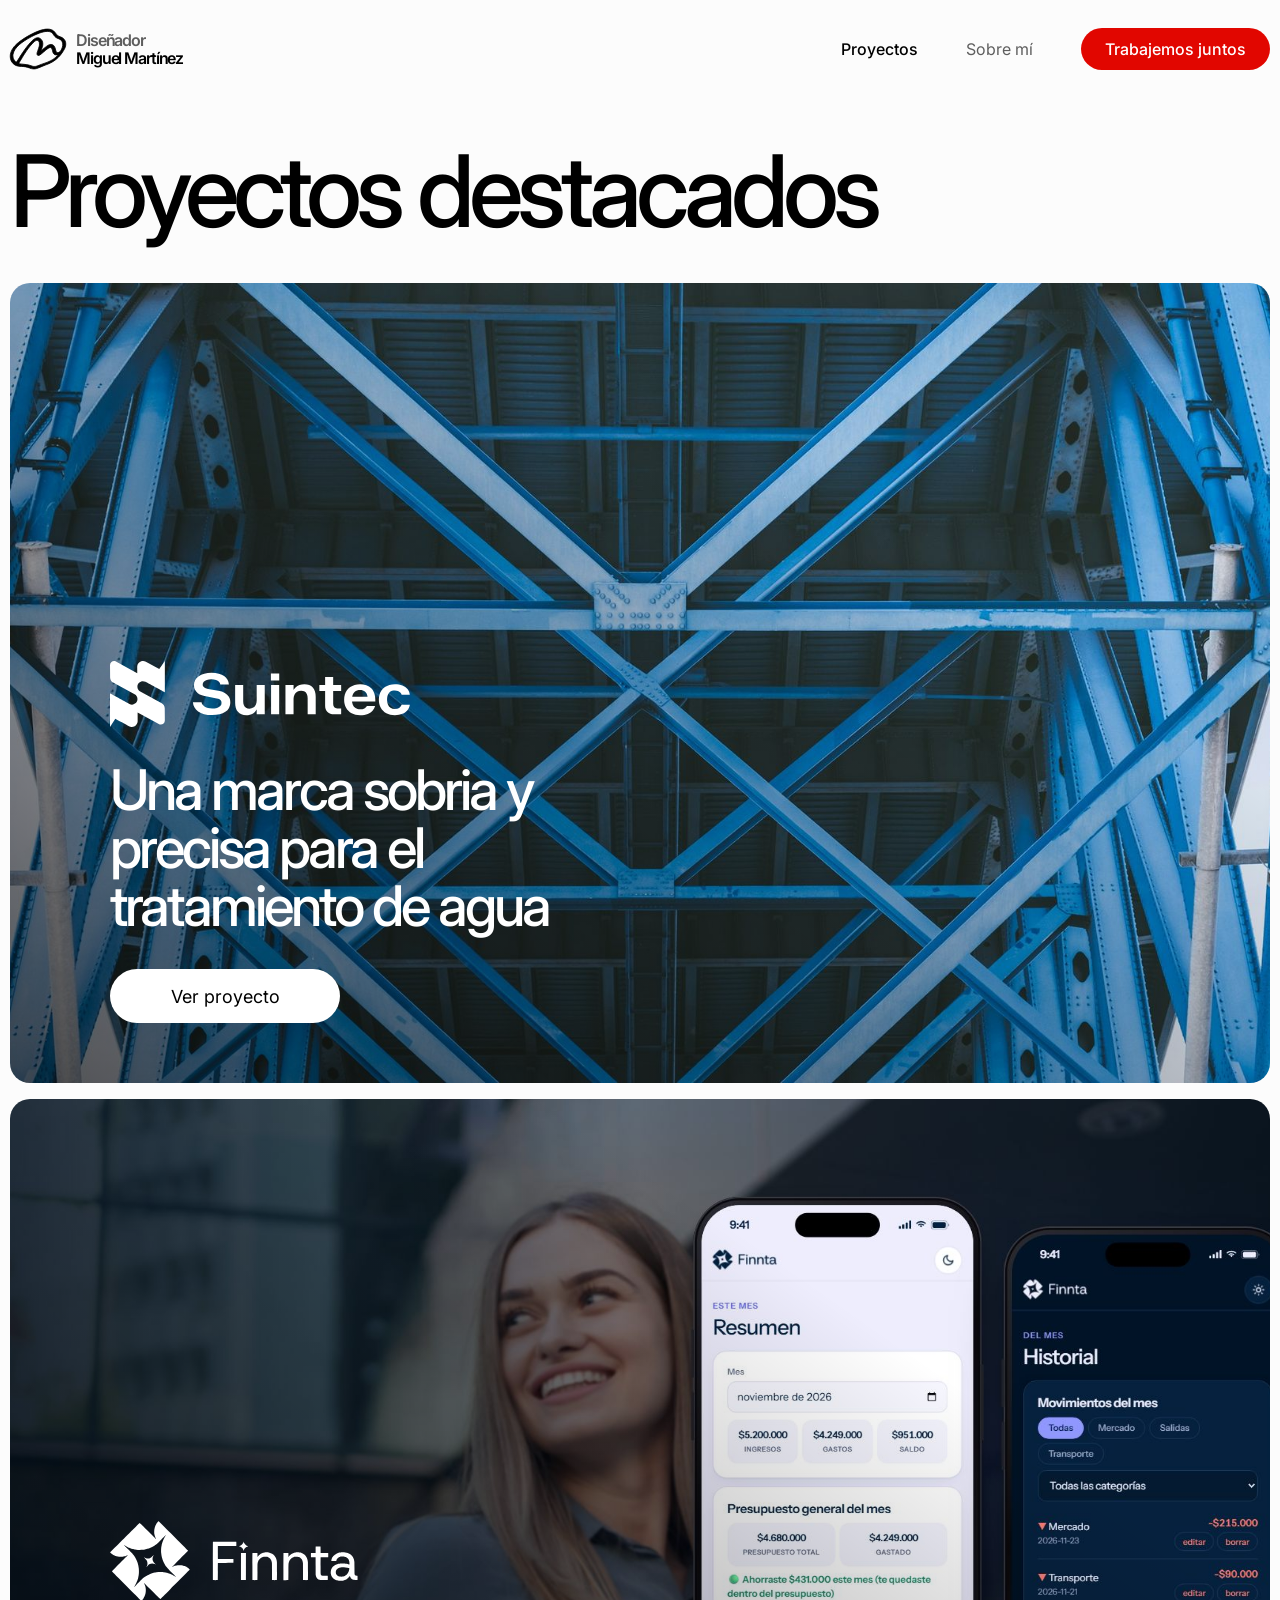
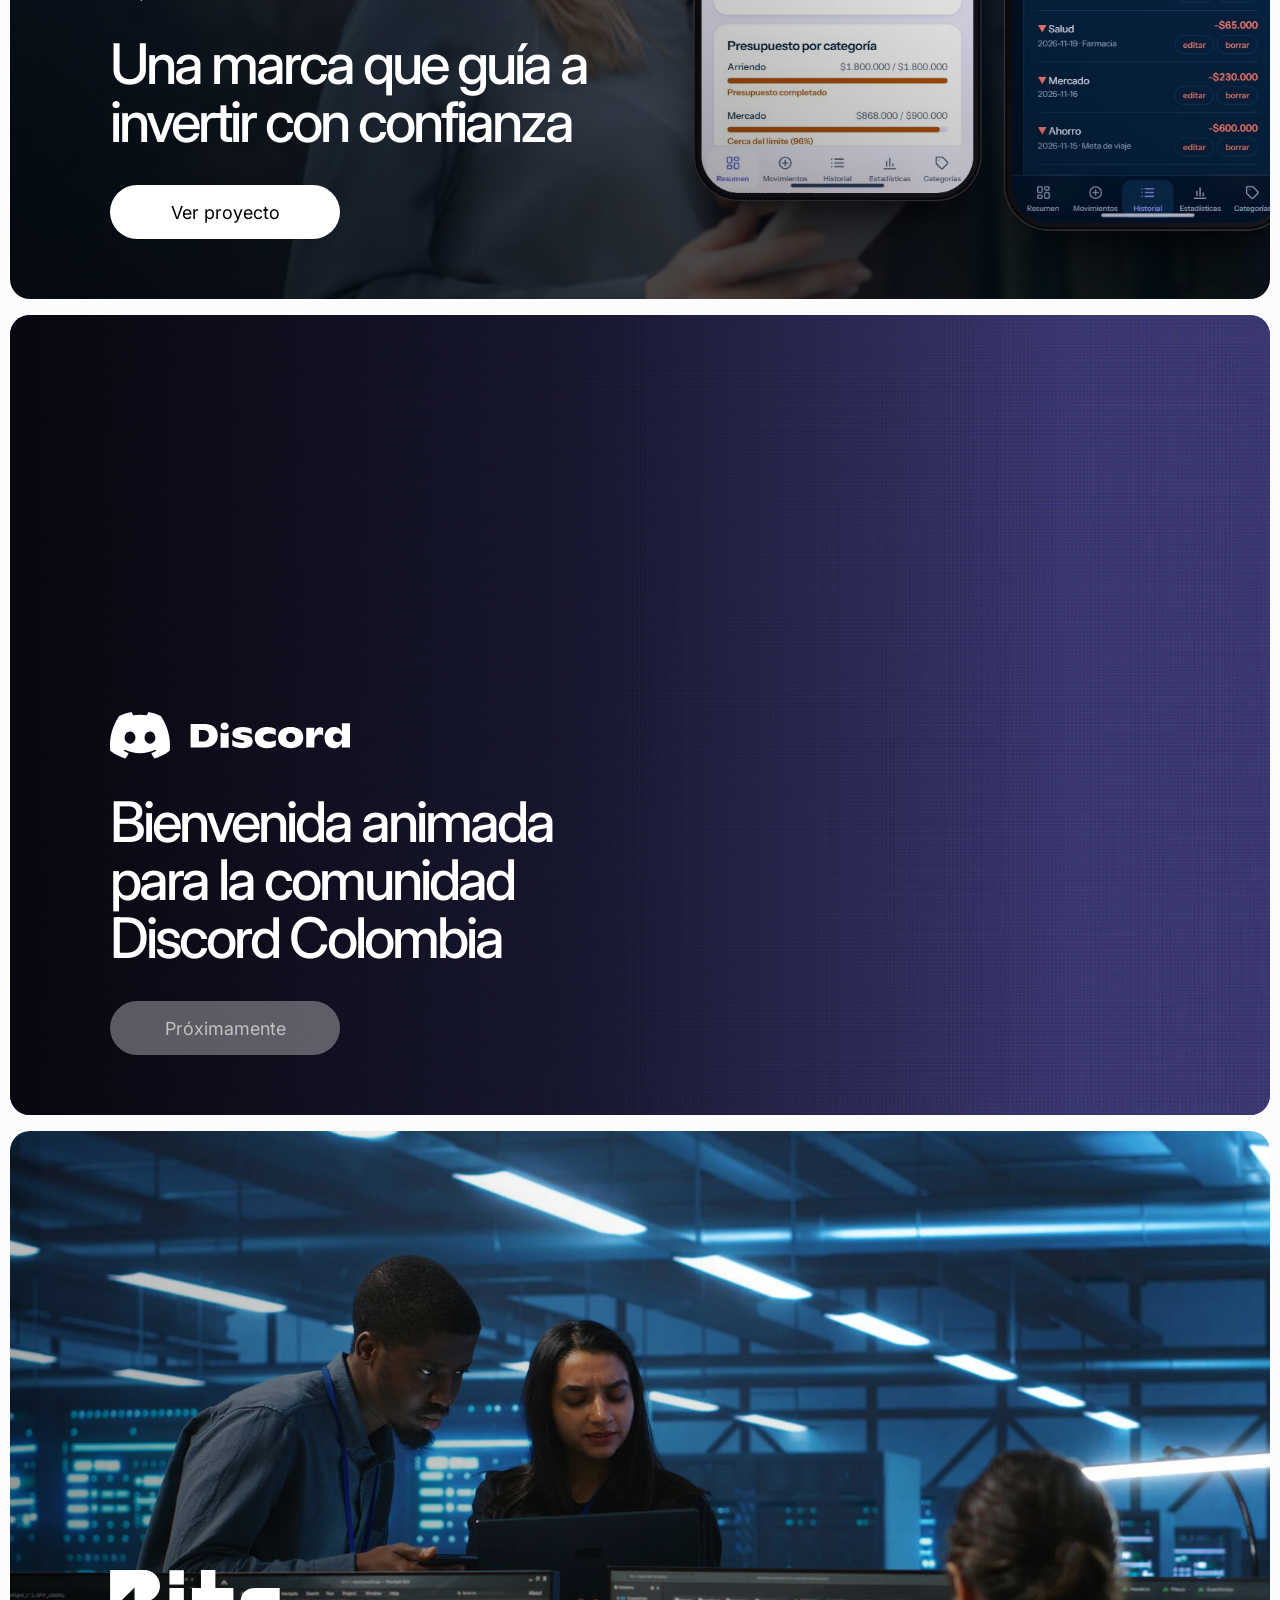
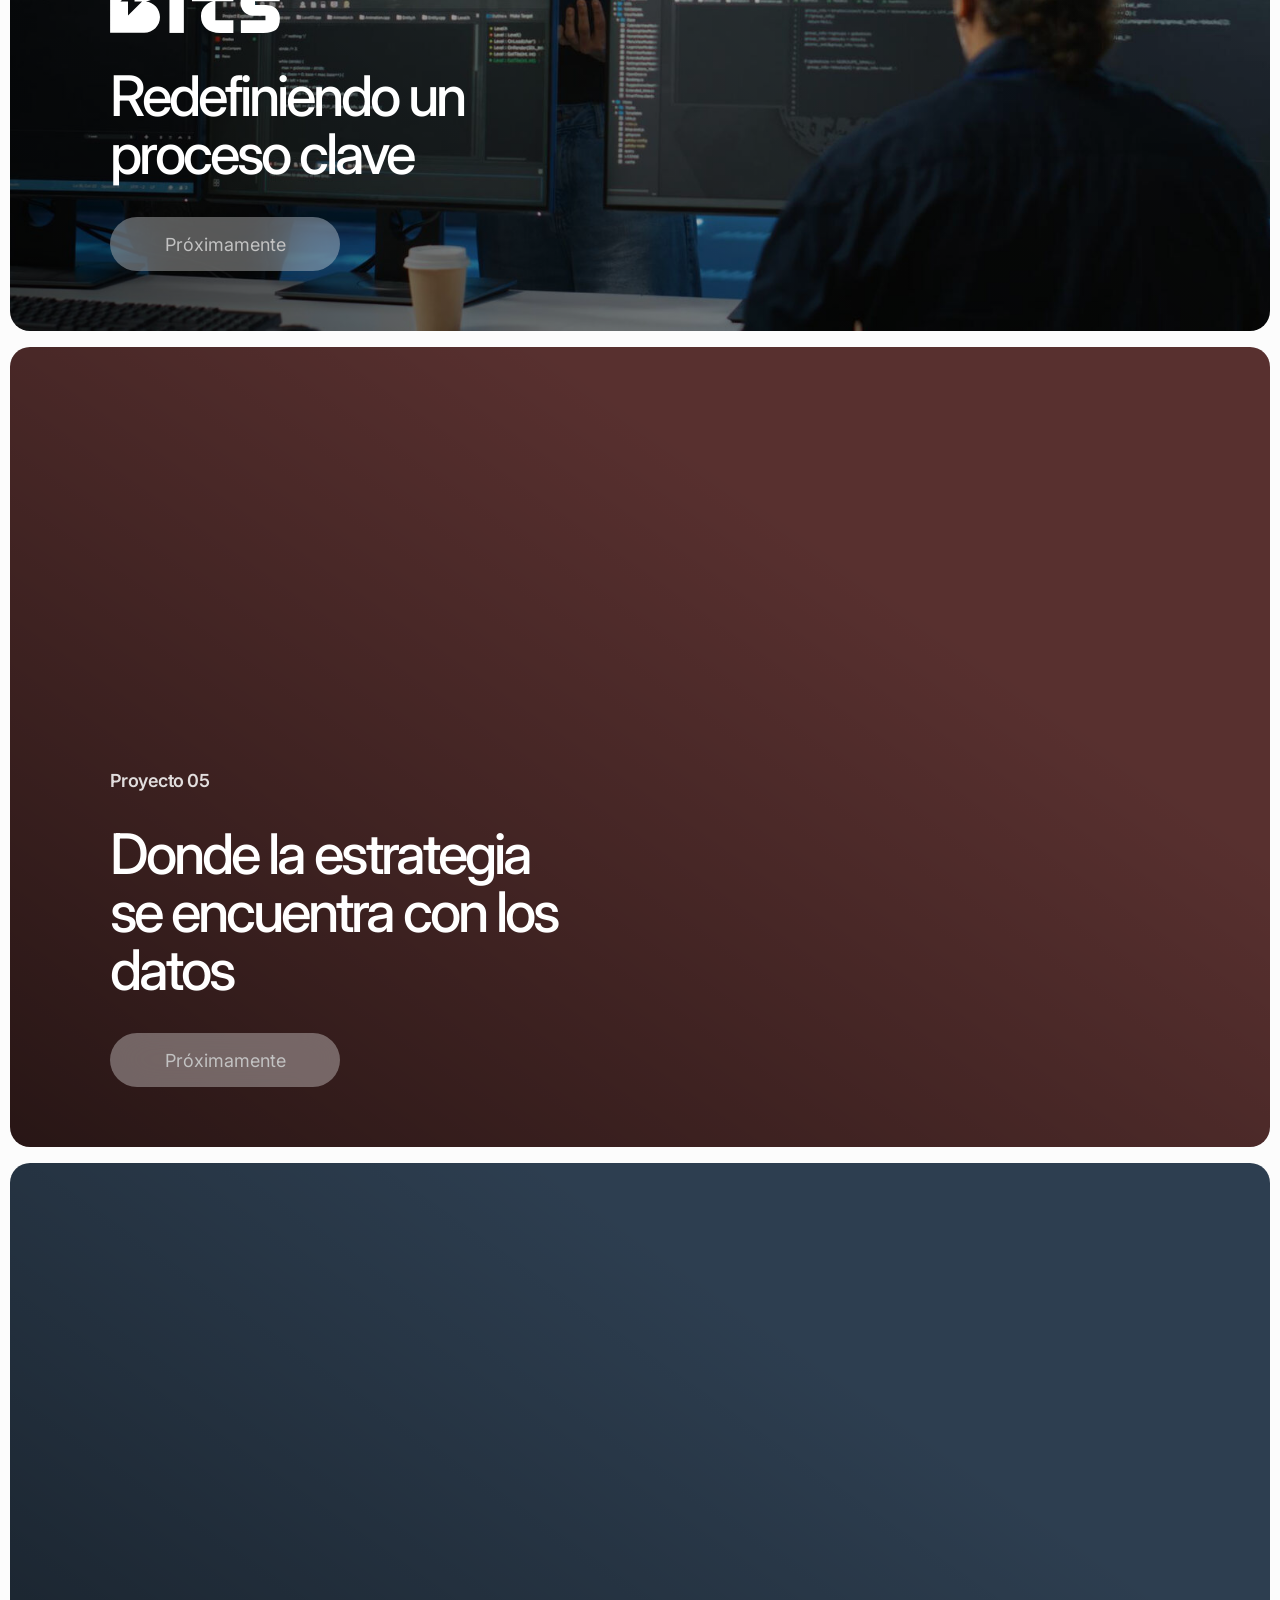
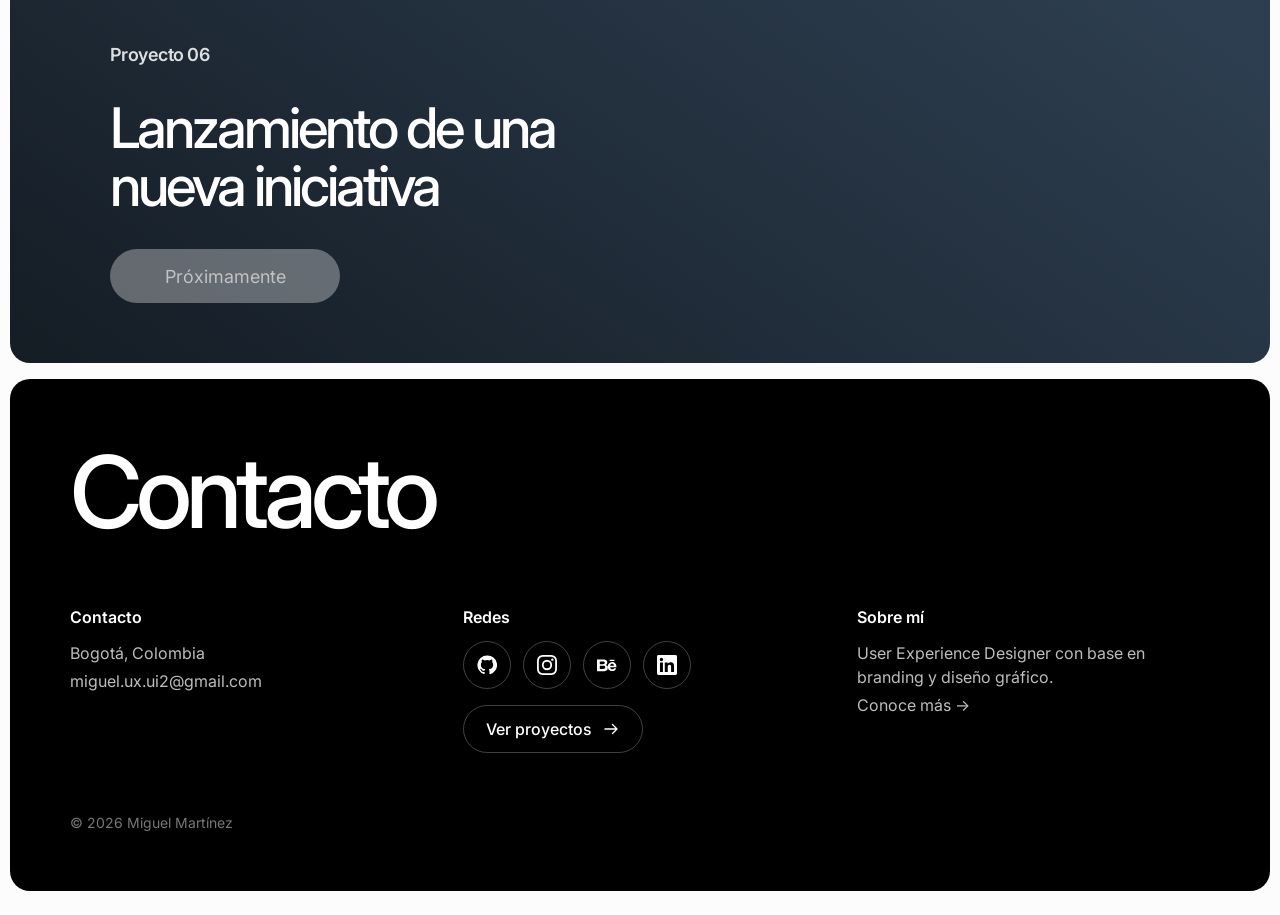
<file: proyectos.html>
<!DOCTYPE html>
<html lang="es">
<head>
  <meta charset="utf-8" />
  <meta name="viewport" content="width=device-width, initial-scale=1" />
  <title>Proyectos | Miguel Martínez</title>
  <meta name="description" content="Portafolio de Miguel Martínez — User Experience Designer." />
  <link rel="preconnect" href="https://fonts.googleapis.com" />
  <link rel="preconnect" href="https://fonts.gstatic.com" crossorigin />
  <link href="https://fonts.googleapis.com/css2?family=Inter:wght@300;400;500;600;700&display=swap" rel="stylesheet" />
  <link rel="stylesheet" href="css/styles.css?v=30" />
  <link rel="icon" href="favicon.svg?v=2" type="image/svg+xml" />
  <link rel="icon" href="favicon-32.png" type="image/png" sizes="32x32" />
  <link rel="icon" href="favicon-16.png" type="image/png" sizes="16x16" />
  <link rel="icon" href="favicon-192.png" type="image/png" sizes="192x192" />
  <link rel="apple-touch-icon" href="apple-touch-icon.png" />
</head>
<body>

  <!-- ===== Navegación ===== -->
  <header class="navbar">
    <a href="./" class="brand" aria-label="Inicio">
      <svg class="brand-mark" viewBox="2 2 1261 905" aria-hidden="true" focusable="false"><path fill="currentColor" stroke="currentColor" stroke-width="18" stroke-linejoin="round" fill-rule="evenodd" d="M530 905C499 904 480 899 441 884C378 860 339 852 258 848C201 845 174 841 146 831C32 789 -22 665 17 537C45 447 109 367 226 279C386 159 623 40 757 14C828 -1 894 1 937 19C977 35 997 52 1035 102C1068 146 1080 156 1138 180C1165 190 1179 197 1191 206C1237 236 1261 283 1261 341C1262 401 1238 455 1173 548C1126 615 1057 683 992 726C948 756 900 779 831 806C816 811 799 818 794 820C756 834 692 861 652 878C616 894 585 903 560 905C554 905 548 905 547 905C546 905 538 905 530 905ZM579 848C598 844 617 838 655 823C686 810 724 796 772 780C839 756 869 744 908 725C973 693 1024 655 1077 600C1089 588 1089 588 1065 589C1030 590 1008 583 992 567C977 552 970 535 959 486C946 431 929 414 896 424C867 433 838 454 754 526C699 573 682 586 665 594C633 610 610 596 610 560C610 545 613 533 630 487C657 417 666 379 666 343C667 289 641 254 605 259C573 263 542 289 475 364C428 416 389 469 333 556C318 578 292 620 251 690C197 779 198 777 203 781C210 788 240 793 316 801C390 809 426 816 474 833C501 842 512 846 532 849C538 850 571 849 579 848ZM150 745C153 742 182 697 216 643C323 474 404 366 488 280C559 206 619 184 671 211C723 237 750 299 740 367C736 391 731 409 716 453C706 483 705 490 707 490C710 490 731 473 772 437C852 369 888 349 929 351C979 354 1010 387 1027 457C1039 507 1043 515 1055 526C1087 554 1139 522 1168 455C1195 395 1199 348 1183 300C1170 259 1149 241 1094 220C1036 198 1022 187 988 137C955 87 931 69 887 60C802 42 657 84 490 173C368 238 280 296 206 360C131 424 83 498 68 571C64 588 64 623 68 640C72 661 81 683 92 701C112 732 141 754 150 745Z"/></svg>
      <span class="brand-name">
        <span class="brand-role">Diseñador</span>
        <span class="brand-title">Miguel Martínez</span>
      </span>
    </a>

    <button class="menu-button" aria-label="Abrir menú" aria-expanded="false">
      <span></span><span></span>
    </button>

    <nav class="nav-menu">
      <a href="proyectos" class="nav-link is-current">Proyectos</a>
      <a href="sobre-mi" class="nav-link">Sobre mí</a>
      <a href="#contacto" class="nav-cta">Trabajemos juntos</a>
    </nav>
  </header>

  <!-- ===== Proyectos destacados ===== -->
  <main class="featured-work">
    <h1 class="heading">Proyectos destacados</h1>

    <!-- Las tarjetas se generan desde js/projects.js -->
    <div id="projects" class="case-studies"></div>
  </main>

  <!-- ===== Footer / Contacto ===== -->
  <section id="contacto" class="footer-section">

    <footer class="footer">
      <h2 class="heading">Contacto</h2>
      <div class="footer-grid">
        <div>
          <h3 class="footer-label">Contacto</h3>
          <p>Bogotá, Colombia</p>
          <a href="mailto:miguel.ux.ui2@gmail.com">miguel.ux.ui2@gmail.com</a>
        </div>
        <div>
          <h3 class="footer-label">Redes</h3>
          <ul class="social" aria-label="Redes sociales">
            <li><a href="https://github.com/Miguel-UX-UI" target="_blank" rel="noopener noreferrer" aria-label="GitHub de Miguel Martínez (se abre en una pestaña nueva)" title="GitHub">
              <svg viewBox="0 0 24 24" fill="currentColor" aria-hidden="true" focusable="false"><path d="M12 .5a11.5 11.5 0 0 0-3.64 22.41c.58.1.79-.25.79-.56v-2c-3.2.7-3.88-1.37-3.88-1.37-.52-1.33-1.28-1.69-1.28-1.69-1.05-.71.08-.7.08-.7 1.16.08 1.77 1.19 1.77 1.19 1.03 1.77 2.7 1.26 3.36.96.1-.75.4-1.26.73-1.55-2.55-.29-5.24-1.28-5.24-5.69 0-1.26.45-2.29 1.19-3.1-.12-.29-.52-1.46.11-3.05 0 0 .97-.31 3.17 1.18a11 11 0 0 1 5.77 0c2.2-1.49 3.17-1.18 3.17-1.18.63 1.59.23 2.76.11 3.05.74.81 1.19 1.84 1.19 3.1 0 4.42-2.7 5.39-5.26 5.68.41.36.78 1.06.78 2.14v3.17c0 .31.21.67.8.56A11.5 11.5 0 0 0 12 .5Z"/></svg>
            </a></li>
            <li><a href="https://www.instagram.com/miguel.ux.ui/" target="_blank" rel="noopener noreferrer" aria-label="Instagram de Miguel Martínez (se abre en una pestaña nueva)" title="Instagram">
              <svg viewBox="0 0 24 24" fill="currentColor" aria-hidden="true" focusable="false"><path d="M12 2.16c3.2 0 3.58.01 4.85.07 1.17.05 1.8.25 2.23.41.56.22.96.48 1.38.9.42.42.68.82.9 1.38.16.42.36 1.06.41 2.23.06 1.27.07 1.65.07 4.85s-.01 3.58-.07 4.85c-.05 1.17-.25 1.8-.41 2.23-.22.56-.48.96-.9 1.38-.42.42-.82.68-1.38.9-.42.16-1.06.36-2.23.41-1.27.06-1.65.07-4.85.07s-3.58-.01-4.85-.07c-1.17-.05-1.8-.25-2.23-.41a3.72 3.72 0 0 1-1.38-.9 3.72 3.72 0 0 1-.9-1.38c-.16-.42-.36-1.06-.41-2.23C2.17 15.58 2.16 15.2 2.16 12s.01-3.58.07-4.85c.05-1.17.25-1.8.41-2.23.22-.56.48-.96.9-1.38.42-.42.82-.68 1.38-.9.42-.16 1.06-.36 2.23-.41C8.42 2.17 8.8 2.16 12 2.16M12 0C8.74 0 8.33.01 7.05.07 5.78.13 4.9.33 4.14.63a5.88 5.88 0 0 0-2.13 1.38A5.88 5.88 0 0 0 .63 4.14C.33 4.9.13 5.78.07 7.05.01 8.33 0 8.74 0 12s.01 3.67.07 4.95c.06 1.27.26 2.15.56 2.91.31.79.72 1.46 1.38 2.13a5.88 5.88 0 0 0 2.13 1.38c.76.3 1.64.5 2.91.56C8.33 23.99 8.74 24 12 24s3.67-.01 4.95-.07c1.27-.06 2.15-.26 2.91-.56a5.88 5.88 0 0 0 2.13-1.38 5.88 5.88 0 0 0 1.38-2.13c.3-.76.5-1.64.56-2.91.06-1.28.07-1.69.07-4.95s-.01-3.67-.07-4.95c-.06-1.27-.26-2.15-.56-2.91a5.88 5.88 0 0 0-1.38-2.13A5.88 5.88 0 0 0 19.86.63C19.1.33 18.22.13 16.95.07 15.67.01 15.26 0 12 0Zm0 5.84a6.16 6.16 0 1 0 0 12.32 6.16 6.16 0 0 0 0-12.32ZM12 16a4 4 0 1 1 0-8 4 4 0 0 1 0 8Zm6.4-11.85a1.44 1.44 0 1 0 0 2.88 1.44 1.44 0 0 0 0-2.88Z"/></svg>
            </a></li>
            <li><a href="https://www.behance.net/MMMartinez" target="_blank" rel="noopener noreferrer" aria-label="Behance de Miguel Martínez (se abre en una pestaña nueva)" title="Behance">
              <svg viewBox="0 0 24 24" fill="currentColor" aria-hidden="true" focusable="false"><path d="M7.8 5.5c.67 0 1.28.06 1.83.18.55.12 1.02.31 1.42.58.39.27.7.62.92 1.07.22.44.33.99.33 1.64 0 .7-.16 1.29-.48 1.76-.32.47-.79.85-1.42 1.15.86.25 1.5.68 1.92 1.3.42.62.63 1.37.63 2.25 0 .71-.14 1.32-.41 1.84-.27.52-.64.94-1.1 1.27-.46.33-.99.57-1.58.73-.59.16-1.2.24-1.83.24H0V5.5h7.8Zm-.41 5.46c.56 0 1.01-.13 1.37-.4.36-.26.53-.69.53-1.28 0-.33-.06-.6-.18-.81a1.3 1.3 0 0 0-.47-.49 1.97 1.97 0 0 0-.68-.25 4.2 4.2 0 0 0-.8-.07H3.37v3.3h4.02Zm.2 5.73c.31 0 .6-.03.88-.09.28-.06.52-.16.73-.3.21-.14.38-.33.5-.57.13-.24.19-.55.19-.92 0-.73-.21-1.25-.62-1.56-.41-.31-.96-.47-1.64-.47H3.37v3.91H7.6ZM16.48 16.6c.42.41 1.03.62 1.82.62.57 0 1.06-.14 1.47-.43.41-.29.66-.59.75-.91h2.48c-.4 1.23-1.01 2.11-1.83 2.64-.82.53-1.81.8-2.98.8-.81 0-1.54-.13-2.19-.39a4.6 4.6 0 0 1-1.65-1.1 4.97 4.97 0 0 1-1.04-1.7 6.23 6.23 0 0 1-.37-2.18c0-.77.13-1.49.38-2.15a5.04 5.04 0 0 1 2.78-2.89 5.4 5.4 0 0 1 2.14-.42c.88 0 1.65.17 2.31.51.66.34 1.2.8 1.62 1.38.42.58.72 1.24.91 1.98.18.74.25 1.51.19 2.32h-7.4c.04.93.28 1.6.71 2.01Zm3.18-5.4c-.34-.37-.85-.56-1.54-.56-.45 0-.82.08-1.12.23-.3.15-.53.34-.71.56-.18.22-.3.46-.37.71-.07.25-.11.47-.12.67h4.58c-.13-.71-.37-1.24-.72-1.61Zm-4.5-5.37h5.74v1.4h-5.74v-1.4Z"/></svg>
            </a></li>
            <li><a href="https://www.linkedin.com/in/miguelmartinezmo/" target="_blank" rel="noopener noreferrer" aria-label="LinkedIn de Miguel Martínez (se abre en una pestaña nueva)" title="LinkedIn">
              <svg viewBox="0 0 24 24" fill="currentColor" aria-hidden="true" focusable="false"><path d="M20.45 20.45h-3.56v-5.57c0-1.33-.02-3.04-1.85-3.04-1.85 0-2.14 1.45-2.14 2.94v5.67H9.34V9h3.41v1.56h.05c.48-.9 1.64-1.85 3.37-1.85 3.6 0 4.27 2.37 4.27 4.67v6.07ZM5.34 7.43a2.06 2.06 0 1 1 0-4.13 2.06 2.06 0 0 1 0 4.13ZM7.12 20.45H3.56V9h3.56v11.45ZM22.22 0H1.77C.79 0 0 .77 0 1.73v20.54C0 23.23.79 24 1.77 24h20.45c.98 0 1.78-.77 1.78-1.73V1.73C24 .77 23.2 0 22.22 0Z"/></svg>
            </a></li>
          </ul>
          <a href="proyectos" class="footer-button">Ver proyectos<svg viewBox="0 0 24 24" fill="none" stroke="currentColor" stroke-width="1.8" stroke-linecap="round" stroke-linejoin="round" aria-hidden="true" focusable="false"><path d="M4 12h16M14 6l6 6-6 6"/></svg></a>
        </div>
        <div>
          <h3 class="footer-label">Sobre mí</h3>
          <p>User Experience Designer con base en branding y diseño gráfico.</p>
          <a href="sobre-mi">Conoce más →</a>
        </div>
      </div>
      <p class="footer-copy">© <span id="year"></span> Miguel Martínez</p>
    </footer>
  </section>

  <script src="js/projects.js?v=12"></script>
  <script src="js/main.js?v=10"></script>
</body>
</html>
</file>
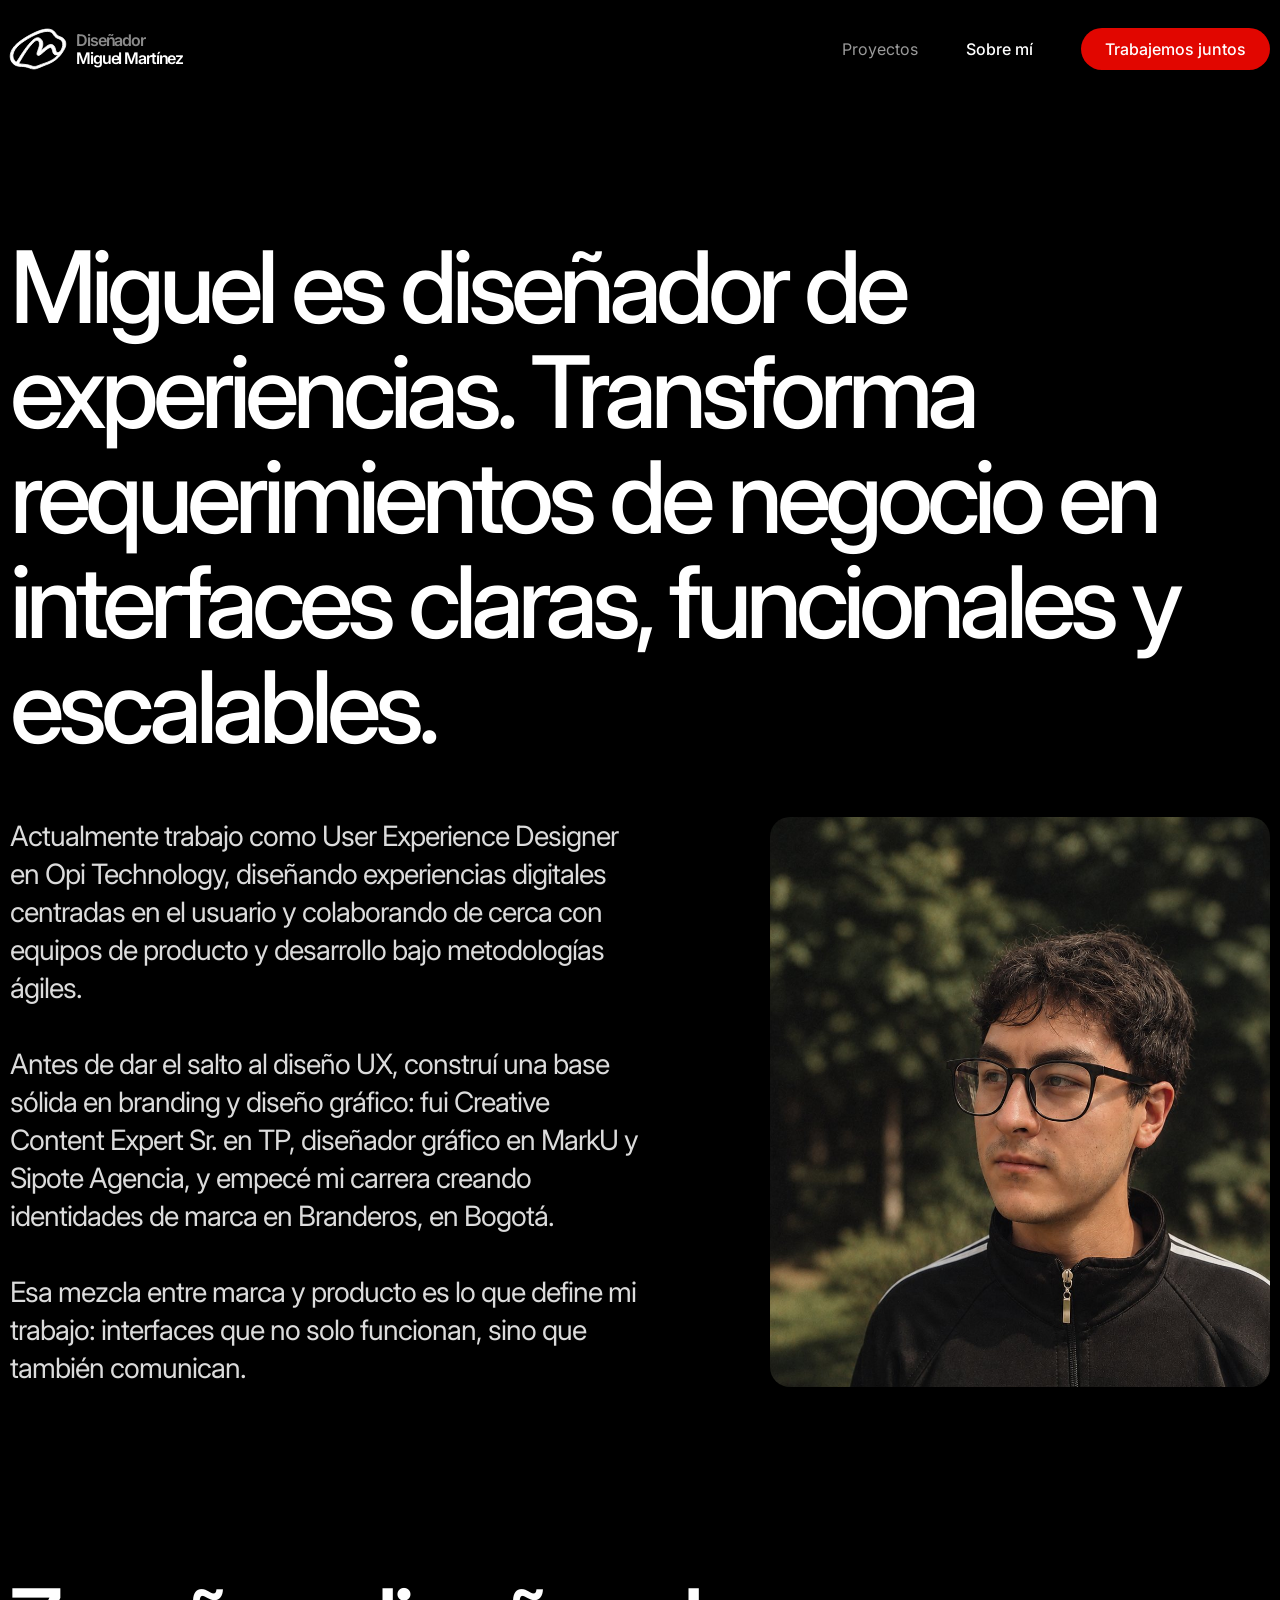
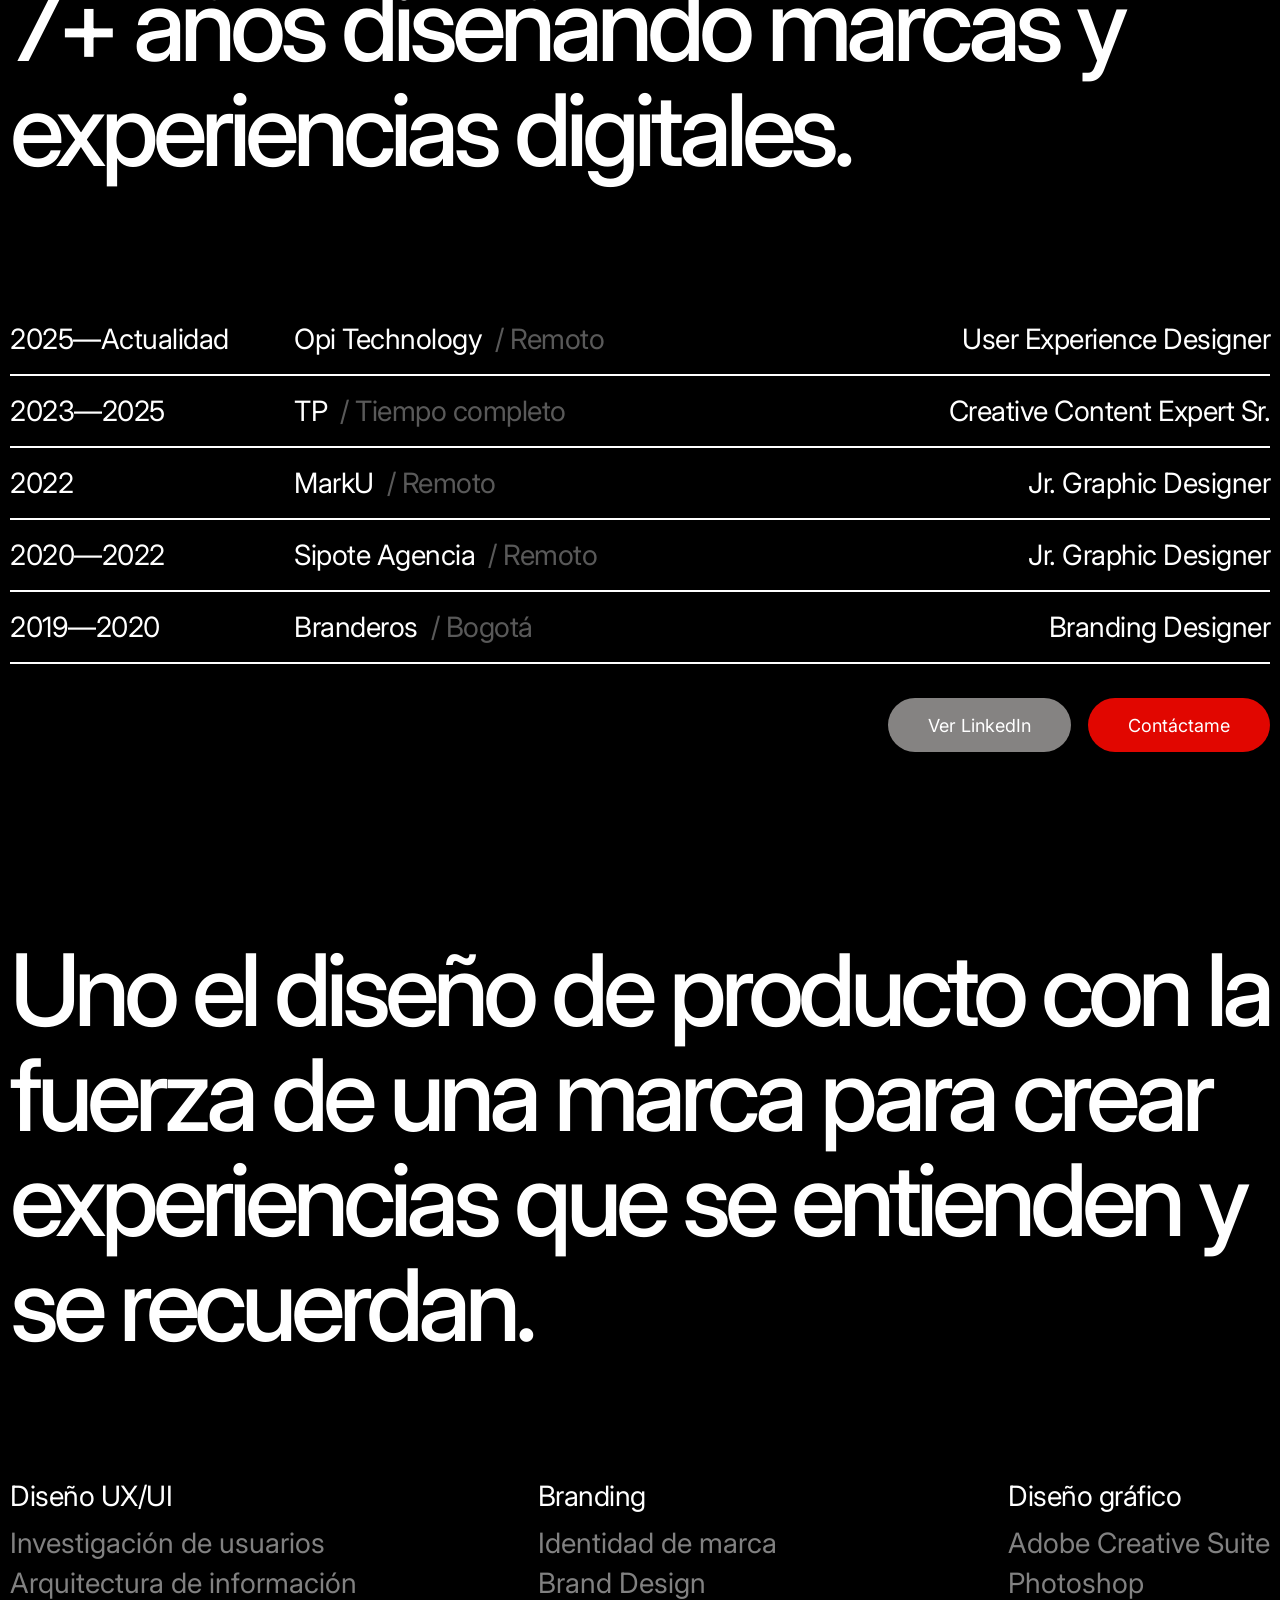
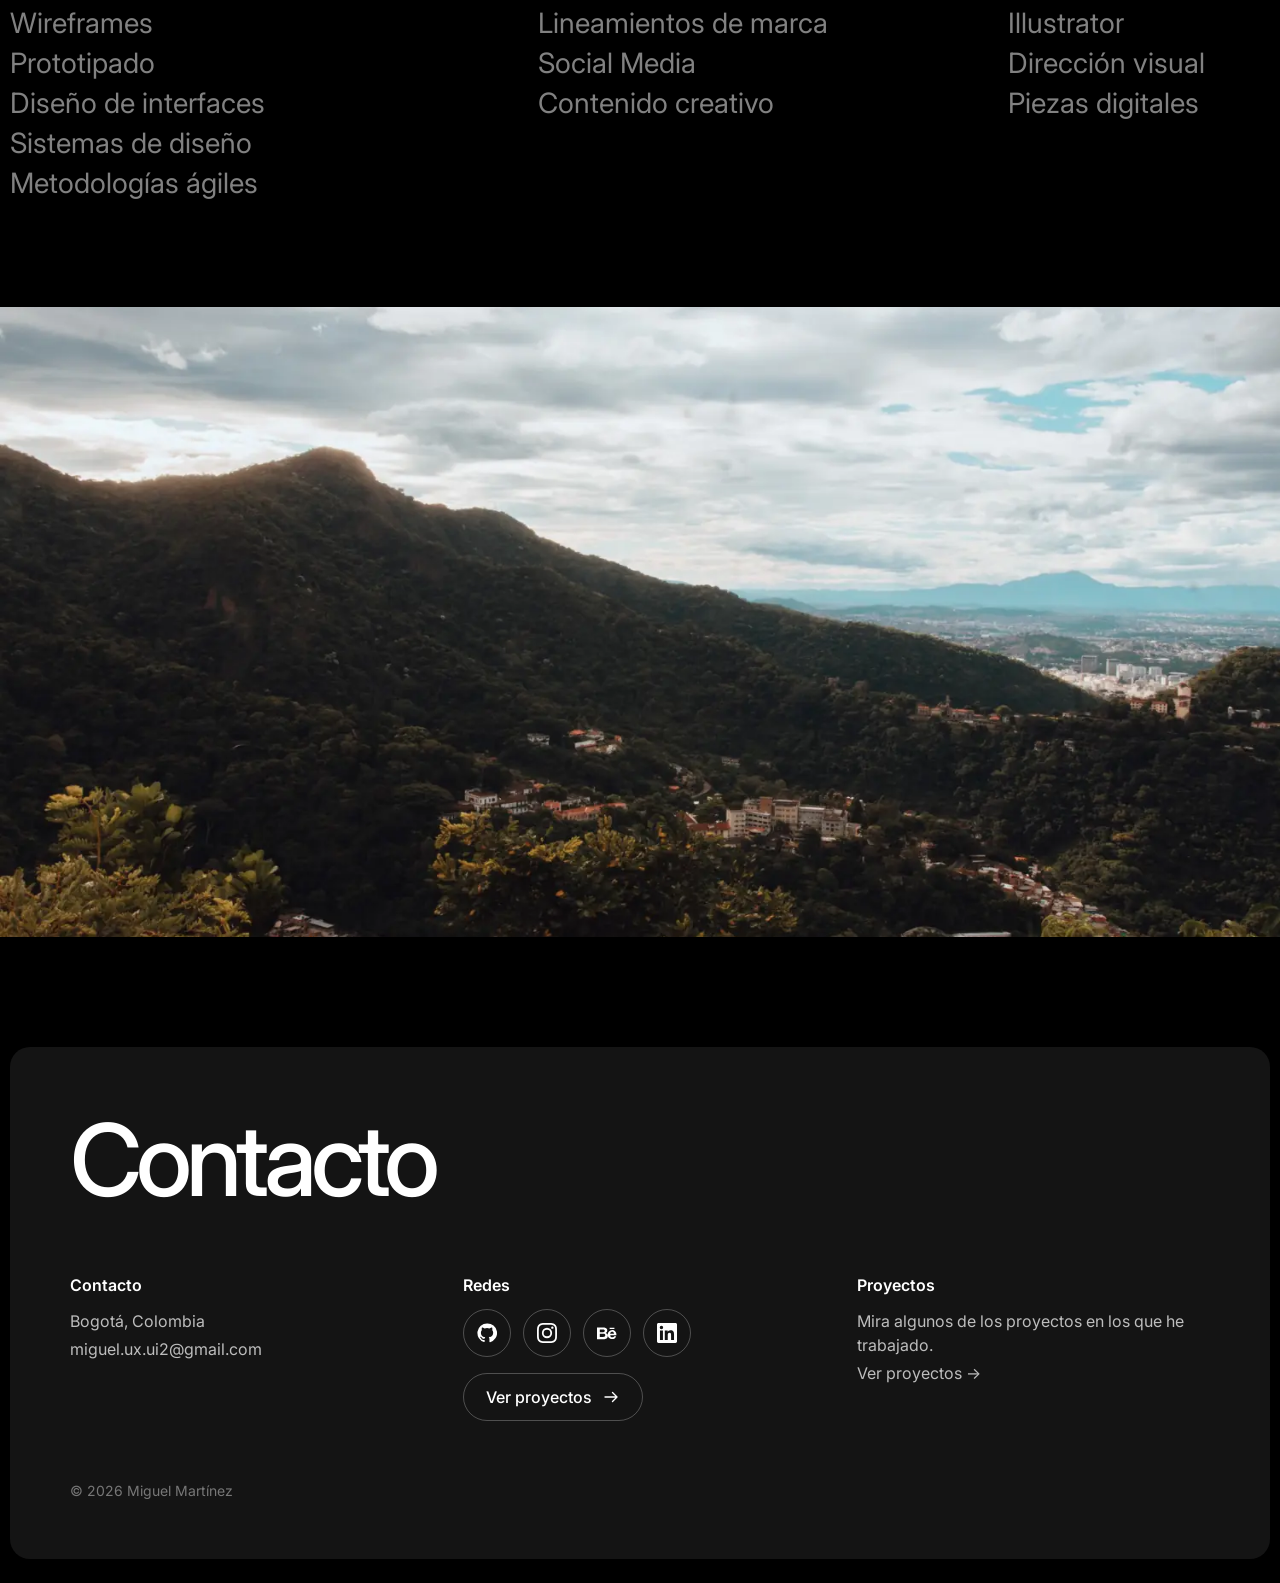
<file: sobre-mi.html>
<!DOCTYPE html>
<html lang="es">
<head>
  <meta charset="utf-8" />
  <meta name="viewport" content="width=device-width, initial-scale=1" />
  <title>Sobre mí | Miguel Martínez</title>
  <meta name="description" content="Miguel Martínez — User Experience Designer. Experiencia en diseño UX, branding y diseño gráfico." />
  <link rel="preconnect" href="https://fonts.googleapis.com" />
  <link rel="preconnect" href="https://fonts.gstatic.com" crossorigin />
  <link href="https://fonts.googleapis.com/css2?family=Inter:wght@300;400;500;600;700&display=swap" rel="stylesheet" />
  <link rel="stylesheet" href="css/styles.css?v=30" />
  <link rel="icon" href="favicon.svg?v=2" type="image/svg+xml" />
  <link rel="icon" href="favicon-32.png" type="image/png" sizes="32x32" />
  <link rel="icon" href="favicon-16.png" type="image/png" sizes="16x16" />
  <link rel="icon" href="favicon-192.png" type="image/png" sizes="192x192" />
  <link rel="apple-touch-icon" href="apple-touch-icon.png" />
</head>
<body class="dark">

  <!-- ===== Navegación ===== -->
  <header class="navbar">
    <a href="./" class="brand" aria-label="Inicio">
      <svg class="brand-mark" viewBox="2 2 1261 905" aria-hidden="true" focusable="false"><path fill="currentColor" stroke="currentColor" stroke-width="18" stroke-linejoin="round" fill-rule="evenodd" d="M530 905C499 904 480 899 441 884C378 860 339 852 258 848C201 845 174 841 146 831C32 789 -22 665 17 537C45 447 109 367 226 279C386 159 623 40 757 14C828 -1 894 1 937 19C977 35 997 52 1035 102C1068 146 1080 156 1138 180C1165 190 1179 197 1191 206C1237 236 1261 283 1261 341C1262 401 1238 455 1173 548C1126 615 1057 683 992 726C948 756 900 779 831 806C816 811 799 818 794 820C756 834 692 861 652 878C616 894 585 903 560 905C554 905 548 905 547 905C546 905 538 905 530 905ZM579 848C598 844 617 838 655 823C686 810 724 796 772 780C839 756 869 744 908 725C973 693 1024 655 1077 600C1089 588 1089 588 1065 589C1030 590 1008 583 992 567C977 552 970 535 959 486C946 431 929 414 896 424C867 433 838 454 754 526C699 573 682 586 665 594C633 610 610 596 610 560C610 545 613 533 630 487C657 417 666 379 666 343C667 289 641 254 605 259C573 263 542 289 475 364C428 416 389 469 333 556C318 578 292 620 251 690C197 779 198 777 203 781C210 788 240 793 316 801C390 809 426 816 474 833C501 842 512 846 532 849C538 850 571 849 579 848ZM150 745C153 742 182 697 216 643C323 474 404 366 488 280C559 206 619 184 671 211C723 237 750 299 740 367C736 391 731 409 716 453C706 483 705 490 707 490C710 490 731 473 772 437C852 369 888 349 929 351C979 354 1010 387 1027 457C1039 507 1043 515 1055 526C1087 554 1139 522 1168 455C1195 395 1199 348 1183 300C1170 259 1149 241 1094 220C1036 198 1022 187 988 137C955 87 931 69 887 60C802 42 657 84 490 173C368 238 280 296 206 360C131 424 83 498 68 571C64 588 64 623 68 640C72 661 81 683 92 701C112 732 141 754 150 745Z"/></svg>
      <span class="brand-name">
        <span class="brand-role">Diseñador</span>
        <span class="brand-title">Miguel Martínez</span>
      </span>
    </a>

    <button class="menu-button" aria-label="Abrir menú" aria-expanded="false">
      <span></span><span></span>
    </button>

    <nav class="nav-menu">
      <a href="proyectos" class="nav-link">Proyectos</a>
      <a href="sobre-mi" class="nav-link is-current">Sobre mí</a>
      <a href="#contacto" class="nav-cta">Trabajemos juntos</a>
    </nav>
  </header>

  <main class="about">

    <!-- ===== Intro ===== -->
    <h1 class="about-statement first reveal">
      Miguel es diseñador de experiencias. Transforma requerimientos de negocio en interfaces claras, funcionales y escalables.
    </h1>

    <section class="about-columns">
      <div class="about-bio reveal">
        <p>Actualmente trabajo como User Experience Designer en Opi Technology, diseñando experiencias digitales centradas en el usuario y colaborando de cerca con equipos de producto y desarrollo bajo metodologías ágiles.</p>
        <p>Antes de dar el salto al diseño UX, construí una base sólida en branding y diseño gráfico: fui Creative Content Expert Sr. en TP, diseñador gráfico en MarkU y Sipote Agencia, y empecé mi carrera creando identidades de marca en Branderos, en Bogotá.</p>
        <p>Esa mezcla entre marca y producto es lo que define mi trabajo: interfaces que no solo funcionan, sino que también comunican.</p>
      </div>
      <div class="about-media reveal">
        <img src="img/Imagenes/retrato-miguel.jpg" width="941" height="1672" alt="Retrato de Miguel Martínez" class="about-photo">
      </div>
    </section>

    <!-- ===== Experiencia ===== -->
    <section class="about-block">
      <h2 class="about-statement section reveal">7+ años diseñando marcas y experiencias digitales.</h2>

      <div class="experience reveal">
        <div class="experience-row">
          <div class="experience-line experience-time">2025—Actualidad</div>
          <div class="experience-line experience-place">Opi Technology <span class="fade">/ Remoto</span></div>
          <div class="experience-line experience-title">User Experience Designer</div>
        </div>
        <div class="experience-row">
          <div class="experience-line experience-time">2023—2025</div>
          <div class="experience-line experience-place">TP <span class="fade">/ Tiempo completo</span></div>
          <div class="experience-line experience-title">Creative Content Expert Sr.</div>
        </div>
        <div class="experience-row">
          <div class="experience-line experience-time">2022</div>
          <div class="experience-line experience-place">MarkU <span class="fade">/ Remoto</span></div>
          <div class="experience-line experience-title">Jr. Graphic Designer</div>
        </div>
        <div class="experience-row">
          <div class="experience-line experience-time">2020—2022</div>
          <div class="experience-line experience-place">Sipote Agencia <span class="fade">/ Remoto</span></div>
          <div class="experience-line experience-title">Jr. Graphic Designer</div>
        </div>
        <div class="experience-row">
          <div class="experience-line experience-time">2019—2020</div>
          <div class="experience-line experience-place">Branderos <span class="fade">/ Bogotá</span></div>
          <div class="experience-line experience-title">Branding Designer</div>
        </div>
      </div>

      <div class="about-buttons">
        <a href="https://www.linkedin.com/in/miguelmartinezmo/" target="_blank" rel="noopener" class="pill">Ver LinkedIn</a>
        <a href="#contacto" class="pill red">Contáctame</a>
      </div>
    </section>

    <!-- ===== Servicios ===== -->
    <section class="about-block">
      <h2 class="about-statement section reveal">Uno el diseño de producto con la fuerza de una marca para crear experiencias que se entienden y se recuerdan.</h2>

      <div class="services reveal">
        <div>
          <div class="experience-line">Diseño UX/UI</div>
          <ul class="service-list">
            <li>Investigación de usuarios</li>
            <li>Arquitectura de información</li>
            <li>Wireframes</li>
            <li>Prototipado</li>
            <li>Diseño de interfaces</li>
            <li>Sistemas de diseño</li>
            <li>Metodologías ágiles</li>
          </ul>
        </div>
        <div>
          <div class="experience-line">Branding</div>
          <ul class="service-list">
            <li>Identidad de marca</li>
            <li>Brand Design</li>
            <li>Lineamientos de marca</li>
            <li>Social Media</li>
            <li>Contenido creativo</li>
          </ul>
        </div>
        <div>
          <div class="experience-line">Diseño gráfico</div>
          <ul class="service-list">
            <li>Adobe Creative Suite</li>
            <li>Photoshop</li>
            <li>Illustrator</li>
            <li>Dirección visual</li>
            <li>Piezas digitales</li>
          </ul>
        </div>
      </div>
    </section>

    <!-- ===== Imagen a todo el ancho ===== -->
    <picture class="about-wide reveal">
      <source type="image/webp" srcset="img/Imagenes/sobre-mi-ancho-800.webp 800w, img/Imagenes/sobre-mi-ancho-1500.webp 1500w" sizes="100vw">
      <img src="img/Imagenes/sobre-mi-ancho-1500.jpg" srcset="img/Imagenes/sobre-mi-ancho-800.jpg 800w, img/Imagenes/sobre-mi-ancho-1500.jpg 1500w" sizes="100vw" width="1500" height="1000" loading="lazy" decoding="async" alt="Montañas verdes con la ciudad al fondo bajo un cielo nublado">
    </picture>
  </main>

  <!-- ===== Footer / Contacto ===== -->
  <section id="contacto" class="footer-section">

    <footer class="footer">
      <h2 class="heading">Contacto</h2>
      <div class="footer-grid">
        <div>
          <h3 class="footer-label">Contacto</h3>
          <p>Bogotá, Colombia</p>
          <a href="mailto:miguel.ux.ui2@gmail.com">miguel.ux.ui2@gmail.com</a>
        </div>
        <div>
          <h3 class="footer-label">Redes</h3>
          <ul class="social" aria-label="Redes sociales">
            <li><a href="https://github.com/Miguel-UX-UI" target="_blank" rel="noopener noreferrer" aria-label="GitHub de Miguel Martínez (se abre en una pestaña nueva)" title="GitHub">
              <svg viewBox="0 0 24 24" fill="currentColor" aria-hidden="true" focusable="false"><path d="M12 .5a11.5 11.5 0 0 0-3.64 22.41c.58.1.79-.25.79-.56v-2c-3.2.7-3.88-1.37-3.88-1.37-.52-1.33-1.28-1.69-1.28-1.69-1.05-.71.08-.7.08-.7 1.16.08 1.77 1.19 1.77 1.19 1.03 1.77 2.7 1.26 3.36.96.1-.75.4-1.26.73-1.55-2.55-.29-5.24-1.28-5.24-5.69 0-1.26.45-2.29 1.19-3.1-.12-.29-.52-1.46.11-3.05 0 0 .97-.31 3.17 1.18a11 11 0 0 1 5.77 0c2.2-1.49 3.17-1.18 3.17-1.18.63 1.59.23 2.76.11 3.05.74.81 1.19 1.84 1.19 3.1 0 4.42-2.7 5.39-5.26 5.68.41.36.78 1.06.78 2.14v3.17c0 .31.21.67.8.56A11.5 11.5 0 0 0 12 .5Z"/></svg>
            </a></li>
            <li><a href="https://www.instagram.com/miguel.ux.ui/" target="_blank" rel="noopener noreferrer" aria-label="Instagram de Miguel Martínez (se abre en una pestaña nueva)" title="Instagram">
              <svg viewBox="0 0 24 24" fill="currentColor" aria-hidden="true" focusable="false"><path d="M12 2.16c3.2 0 3.58.01 4.85.07 1.17.05 1.8.25 2.23.41.56.22.96.48 1.38.9.42.42.68.82.9 1.38.16.42.36 1.06.41 2.23.06 1.27.07 1.65.07 4.85s-.01 3.58-.07 4.85c-.05 1.17-.25 1.8-.41 2.23-.22.56-.48.96-.9 1.38-.42.42-.82.68-1.38.9-.42.16-1.06.36-2.23.41-1.27.06-1.65.07-4.85.07s-3.58-.01-4.85-.07c-1.17-.05-1.8-.25-2.23-.41a3.72 3.72 0 0 1-1.38-.9 3.72 3.72 0 0 1-.9-1.38c-.16-.42-.36-1.06-.41-2.23C2.17 15.58 2.16 15.2 2.16 12s.01-3.58.07-4.85c.05-1.17.25-1.8.41-2.23.22-.56.48-.96.9-1.38.42-.42.82-.68 1.38-.9.42-.16 1.06-.36 2.23-.41C8.42 2.17 8.8 2.16 12 2.16M12 0C8.74 0 8.33.01 7.05.07 5.78.13 4.9.33 4.14.63a5.88 5.88 0 0 0-2.13 1.38A5.88 5.88 0 0 0 .63 4.14C.33 4.9.13 5.78.07 7.05.01 8.33 0 8.74 0 12s.01 3.67.07 4.95c.06 1.27.26 2.15.56 2.91.31.79.72 1.46 1.38 2.13a5.88 5.88 0 0 0 2.13 1.38c.76.3 1.64.5 2.91.56C8.33 23.99 8.74 24 12 24s3.67-.01 4.95-.07c1.27-.06 2.15-.26 2.91-.56a5.88 5.88 0 0 0 2.13-1.38 5.88 5.88 0 0 0 1.38-2.13c.3-.76.5-1.64.56-2.91.06-1.28.07-1.69.07-4.95s-.01-3.67-.07-4.95c-.06-1.27-.26-2.15-.56-2.91a5.88 5.88 0 0 0-1.38-2.13A5.88 5.88 0 0 0 19.86.63C19.1.33 18.22.13 16.95.07 15.67.01 15.26 0 12 0Zm0 5.84a6.16 6.16 0 1 0 0 12.32 6.16 6.16 0 0 0 0-12.32ZM12 16a4 4 0 1 1 0-8 4 4 0 0 1 0 8Zm6.4-11.85a1.44 1.44 0 1 0 0 2.88 1.44 1.44 0 0 0 0-2.88Z"/></svg>
            </a></li>
            <li><a href="https://www.behance.net/MMMartinez" target="_blank" rel="noopener noreferrer" aria-label="Behance de Miguel Martínez (se abre en una pestaña nueva)" title="Behance">
              <svg viewBox="0 0 24 24" fill="currentColor" aria-hidden="true" focusable="false"><path d="M7.8 5.5c.67 0 1.28.06 1.83.18.55.12 1.02.31 1.42.58.39.27.7.62.92 1.07.22.44.33.99.33 1.64 0 .7-.16 1.29-.48 1.76-.32.47-.79.85-1.42 1.15.86.25 1.5.68 1.92 1.3.42.62.63 1.37.63 2.25 0 .71-.14 1.32-.41 1.84-.27.52-.64.94-1.1 1.27-.46.33-.99.57-1.58.73-.59.16-1.2.24-1.83.24H0V5.5h7.8Zm-.41 5.46c.56 0 1.01-.13 1.37-.4.36-.26.53-.69.53-1.28 0-.33-.06-.6-.18-.81a1.3 1.3 0 0 0-.47-.49 1.97 1.97 0 0 0-.68-.25 4.2 4.2 0 0 0-.8-.07H3.37v3.3h4.02Zm.2 5.73c.31 0 .6-.03.88-.09.28-.06.52-.16.73-.3.21-.14.38-.33.5-.57.13-.24.19-.55.19-.92 0-.73-.21-1.25-.62-1.56-.41-.31-.96-.47-1.64-.47H3.37v3.91H7.6ZM16.48 16.6c.42.41 1.03.62 1.82.62.57 0 1.06-.14 1.47-.43.41-.29.66-.59.75-.91h2.48c-.4 1.23-1.01 2.11-1.83 2.64-.82.53-1.81.8-2.98.8-.81 0-1.54-.13-2.19-.39a4.6 4.6 0 0 1-1.65-1.1 4.97 4.97 0 0 1-1.04-1.7 6.23 6.23 0 0 1-.37-2.18c0-.77.13-1.49.38-2.15a5.04 5.04 0 0 1 2.78-2.89 5.4 5.4 0 0 1 2.14-.42c.88 0 1.65.17 2.31.51.66.34 1.2.8 1.62 1.38.42.58.72 1.24.91 1.98.18.74.25 1.51.19 2.32h-7.4c.04.93.28 1.6.71 2.01Zm3.18-5.4c-.34-.37-.85-.56-1.54-.56-.45 0-.82.08-1.12.23-.3.15-.53.34-.71.56-.18.22-.3.46-.37.71-.07.25-.11.47-.12.67h4.58c-.13-.71-.37-1.24-.72-1.61Zm-4.5-5.37h5.74v1.4h-5.74v-1.4Z"/></svg>
            </a></li>
            <li><a href="https://www.linkedin.com/in/miguelmartinezmo/" target="_blank" rel="noopener noreferrer" aria-label="LinkedIn de Miguel Martínez (se abre en una pestaña nueva)" title="LinkedIn">
              <svg viewBox="0 0 24 24" fill="currentColor" aria-hidden="true" focusable="false"><path d="M20.45 20.45h-3.56v-5.57c0-1.33-.02-3.04-1.85-3.04-1.85 0-2.14 1.45-2.14 2.94v5.67H9.34V9h3.41v1.56h.05c.48-.9 1.64-1.85 3.37-1.85 3.6 0 4.27 2.37 4.27 4.67v6.07ZM5.34 7.43a2.06 2.06 0 1 1 0-4.13 2.06 2.06 0 0 1 0 4.13ZM7.12 20.45H3.56V9h3.56v11.45ZM22.22 0H1.77C.79 0 0 .77 0 1.73v20.54C0 23.23.79 24 1.77 24h20.45c.98 0 1.78-.77 1.78-1.73V1.73C24 .77 23.2 0 22.22 0Z"/></svg>
            </a></li>
          </ul>
          <a href="proyectos" class="footer-button">Ver proyectos<svg viewBox="0 0 24 24" fill="none" stroke="currentColor" stroke-width="1.8" stroke-linecap="round" stroke-linejoin="round" aria-hidden="true" focusable="false"><path d="M4 12h16M14 6l6 6-6 6"/></svg></a>
        </div>
        <div>
          <h3 class="footer-label">Proyectos</h3>
          <p>Mira algunos de los proyectos en los que he trabajado.</p>
          <a href="proyectos">Ver proyectos →</a>
        </div>
      </div>
      <p class="footer-copy">© <span id="year"></span> Miguel Martínez</p>
    </footer>
  </section>

  <script src="js/main.js?v=10"></script>
</body>
</html>
</file>
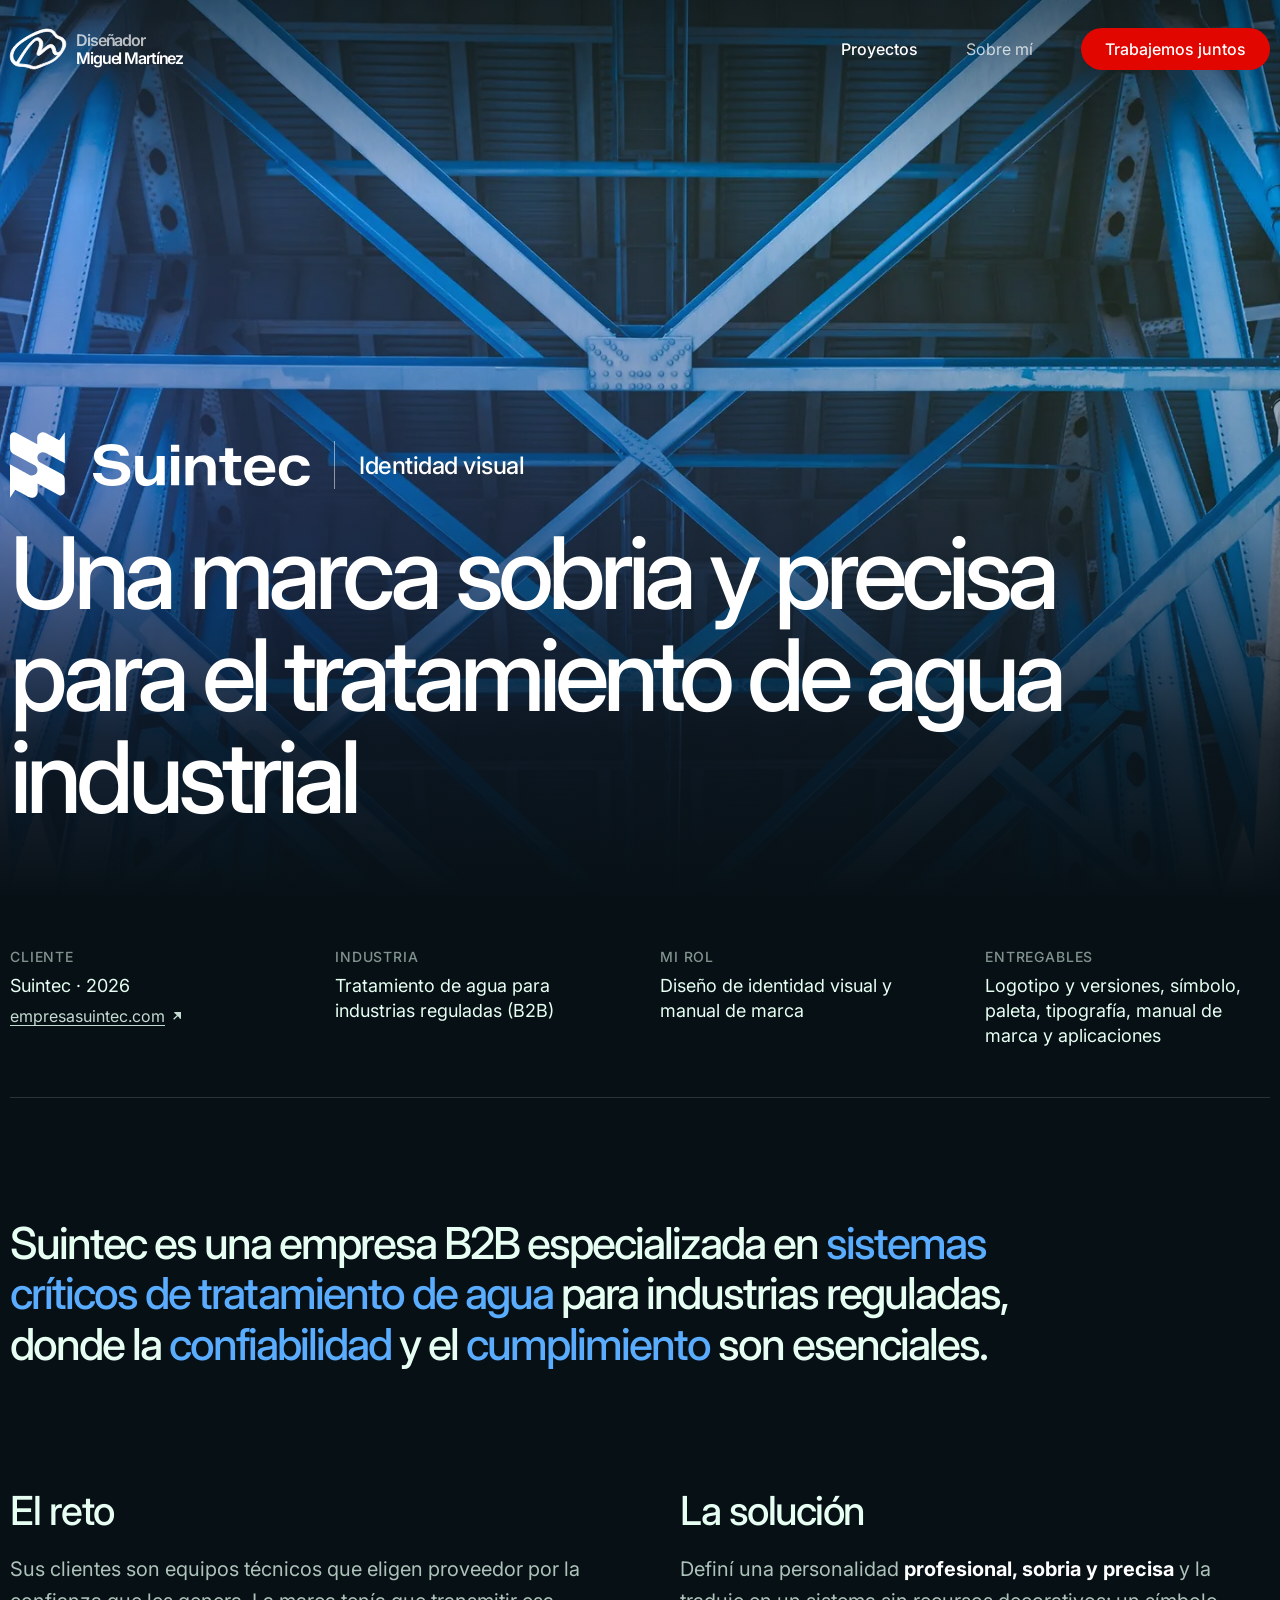
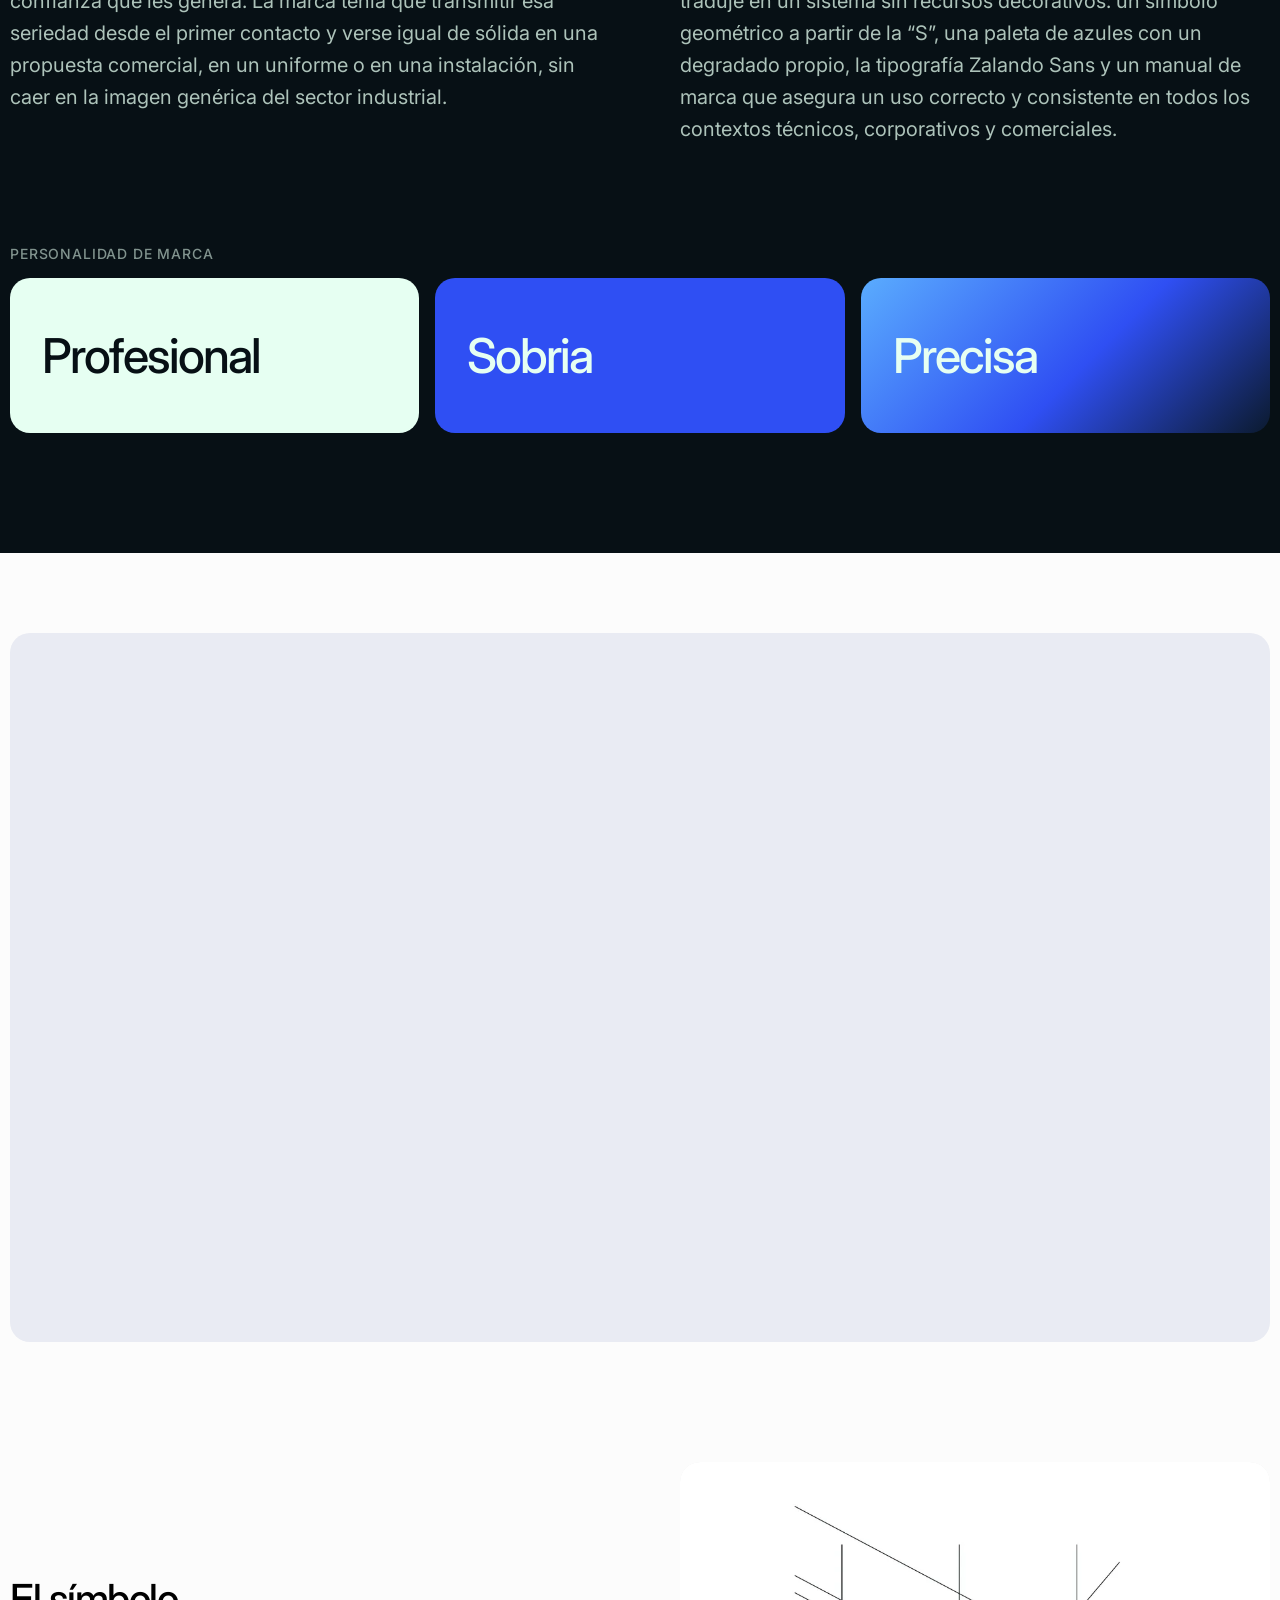
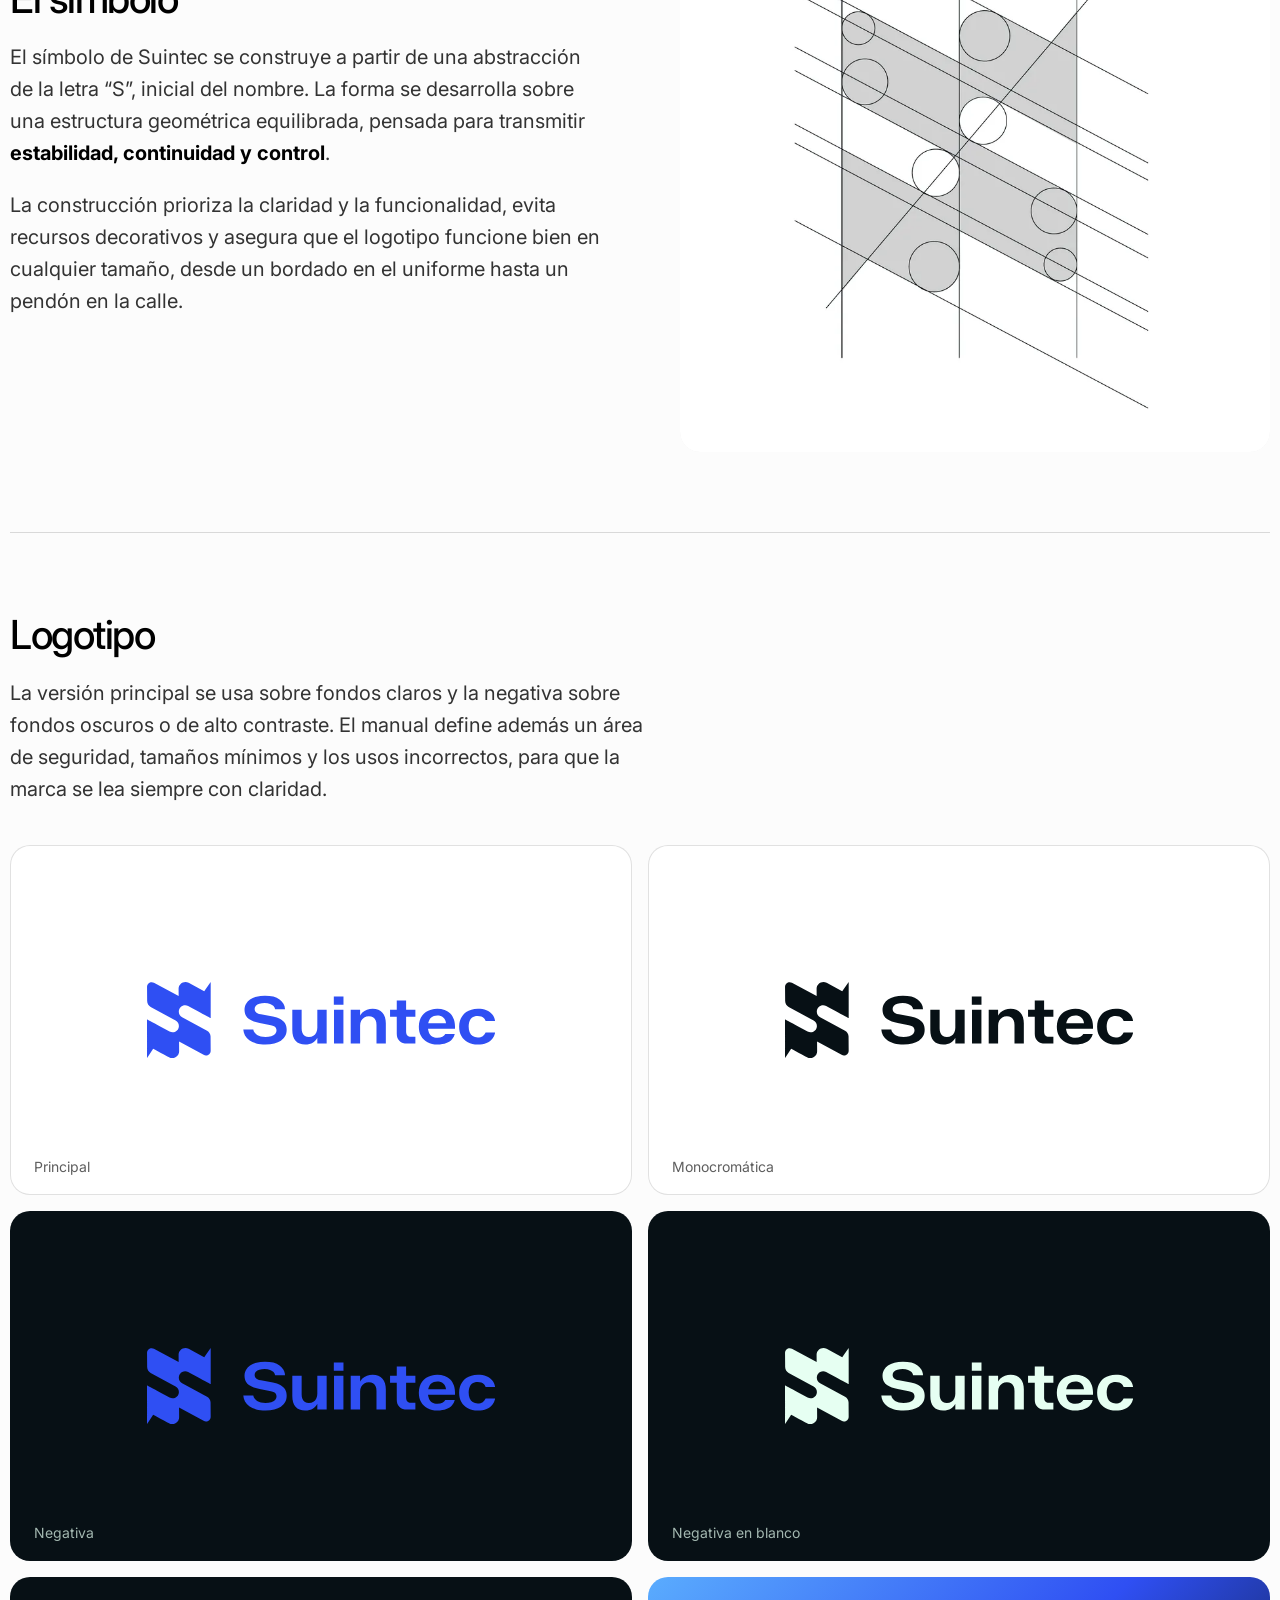
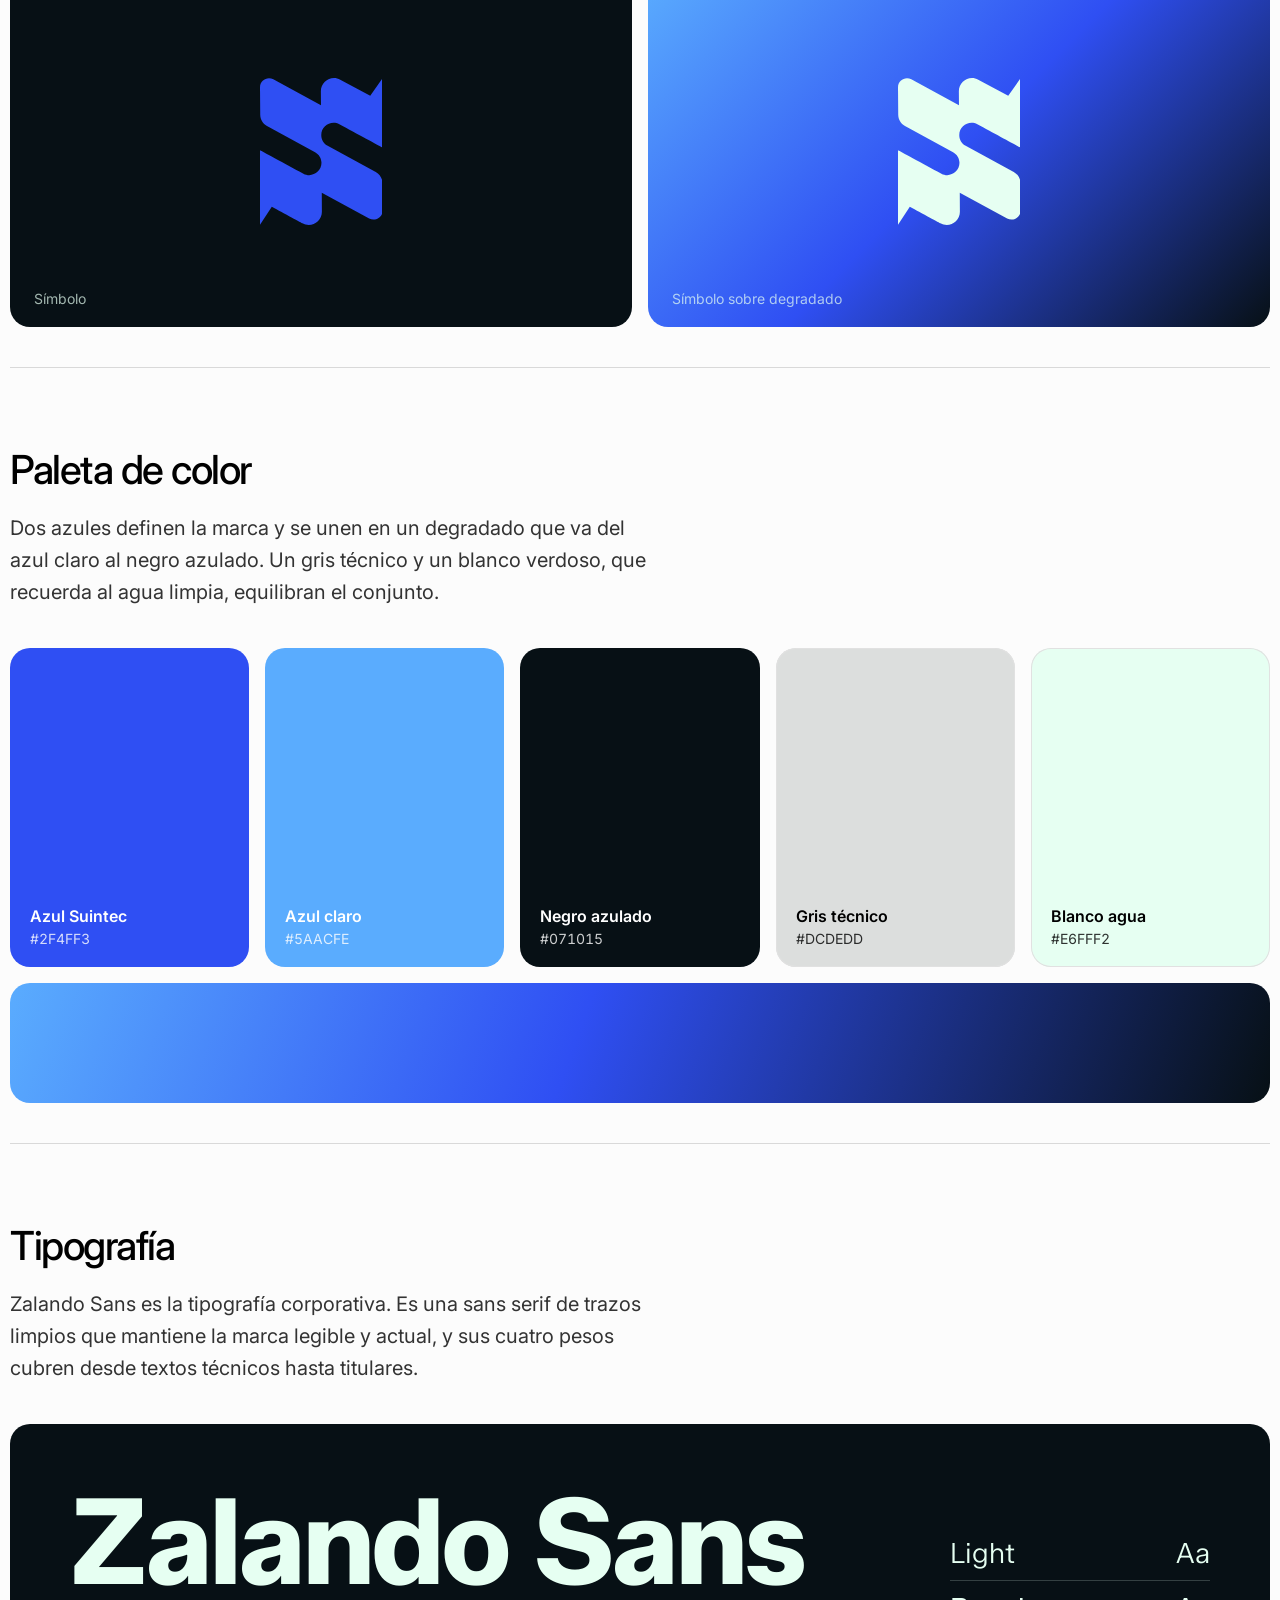
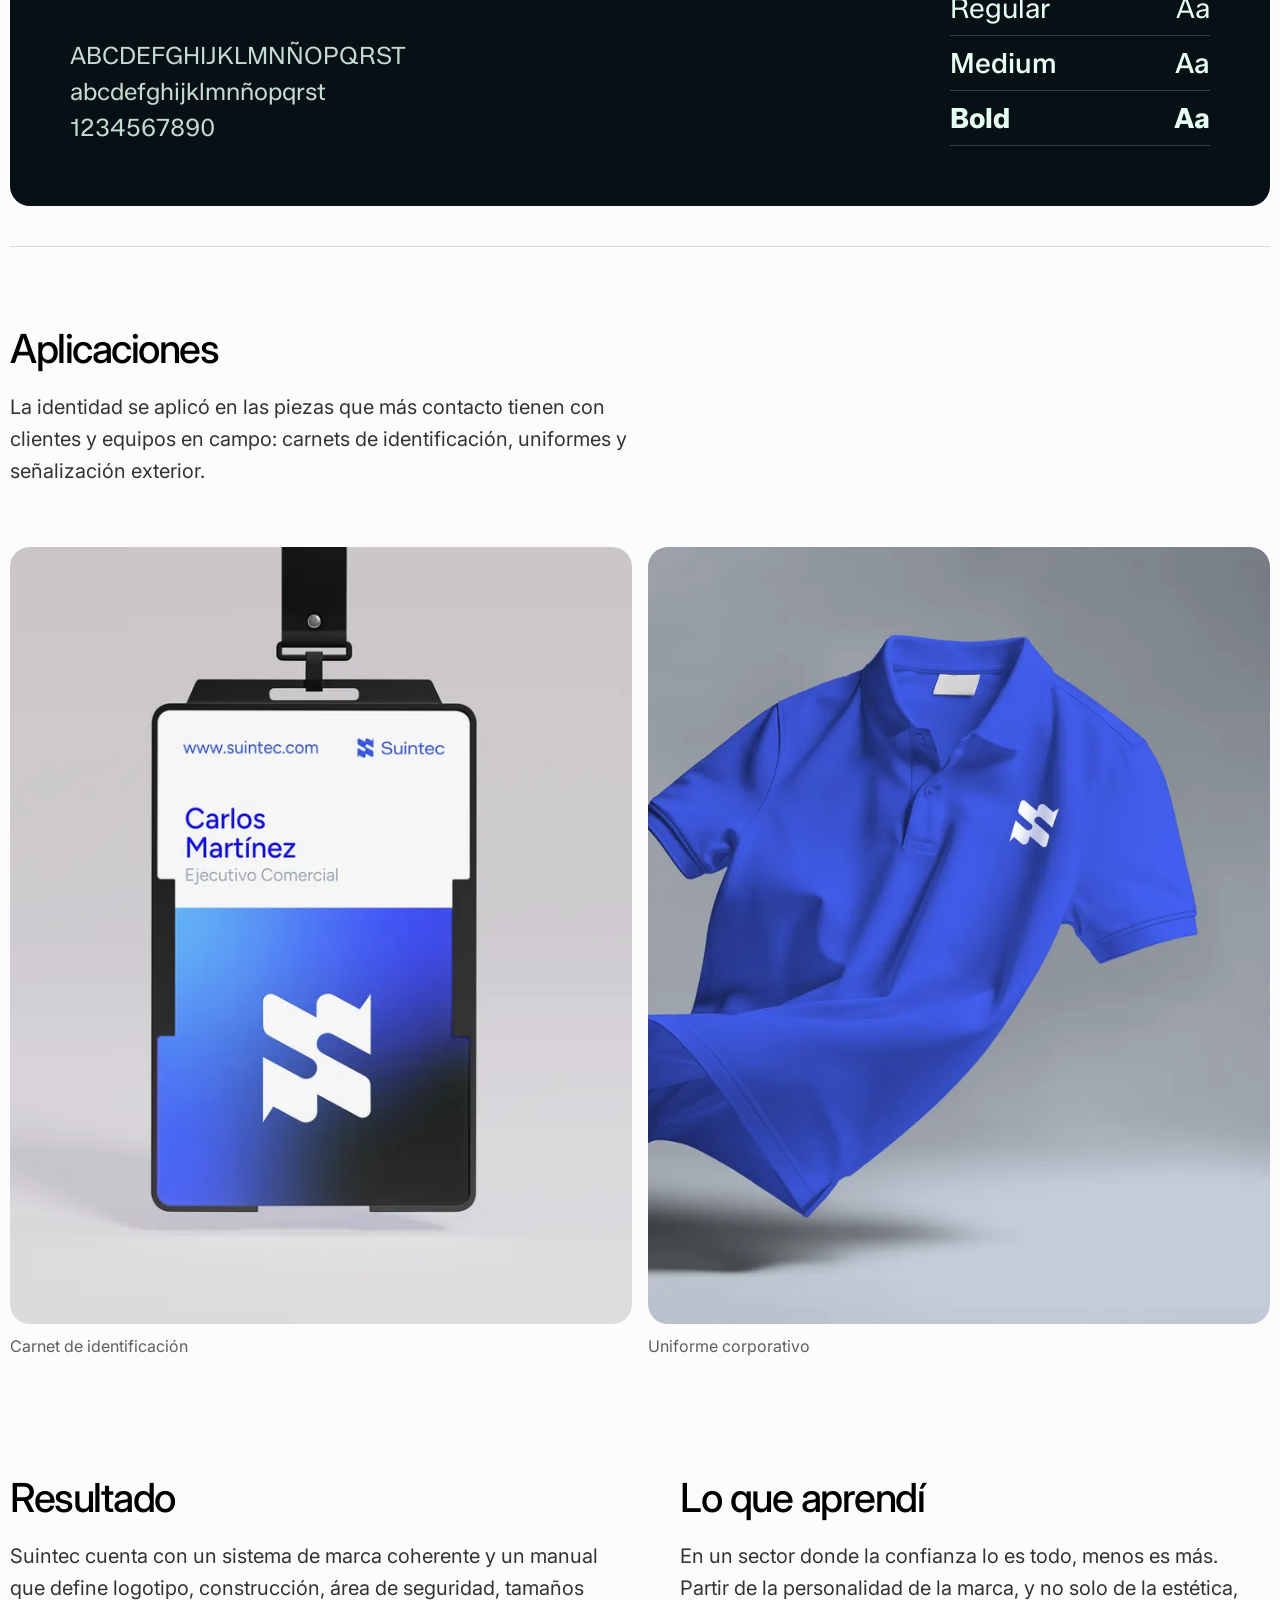
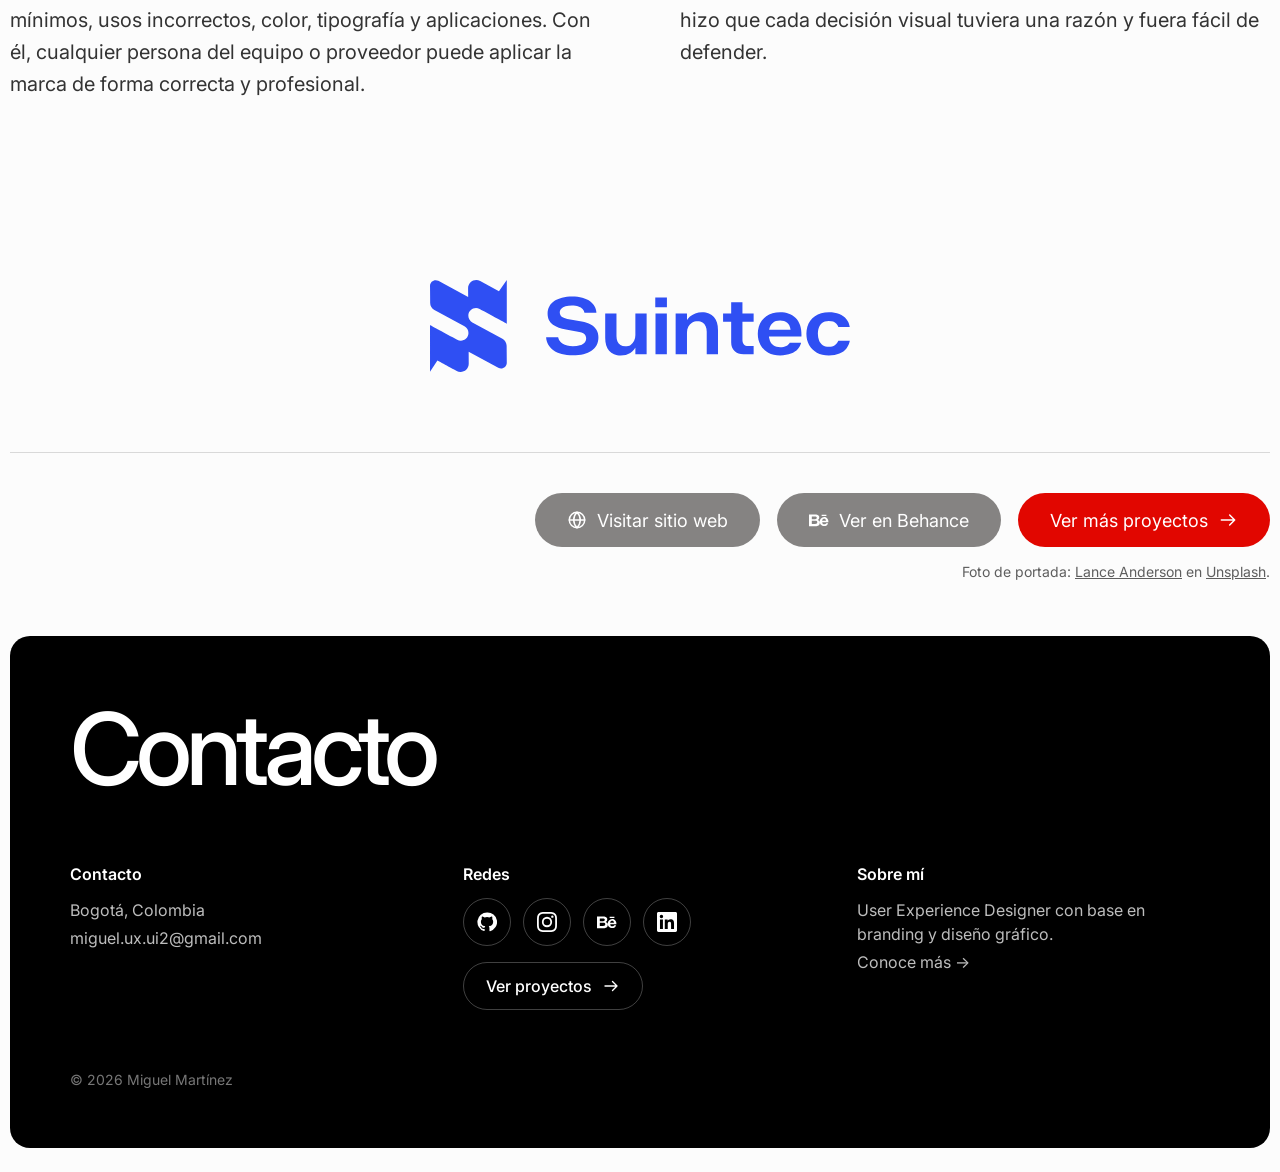
<file: suintec.html>
<!DOCTYPE html>
<html lang="es">
<head>
  <meta charset="utf-8" />
  <meta name="viewport" content="width=device-width, initial-scale=1" />
  <title>Suintec, identidad visual | Miguel Martínez</title>
  <meta name="description" content="Caso de estudio: identidad visual y manual de marca para Suintec, empresa de tratamiento de agua industrial. Por Miguel Martínez." />
  <link rel="preconnect" href="https://fonts.googleapis.com" />
  <link rel="preconnect" href="https://fonts.gstatic.com" crossorigin />
  <link href="https://fonts.googleapis.com/css2?family=Inter:wght@300;400;500;600;700&family=Zalando+Sans:wght@300;400;500;700&display=swap" rel="stylesheet" />
  <link rel="stylesheet" href="css/styles.css?v=30" />
  <link rel="icon" href="favicon.svg?v=2" type="image/svg+xml" />
  <link rel="icon" href="favicon-32.png" type="image/png" sizes="32x32" />
  <link rel="icon" href="favicon-16.png" type="image/png" sizes="16x16" />
  <link rel="icon" href="favicon-192.png" type="image/png" sizes="192x192" />
  <link rel="apple-touch-icon" href="apple-touch-icon.png" />
  <link rel="preload" as="image" type="image/webp" imagesrcset="img/proyectos/suintec/portada-960.webp 960w, img/proyectos/suintec/portada-1800.webp 1800w, img/proyectos/suintec/portada-2400.webp 2400w" imagesizes="100vw" />
  <meta property="og:title" content="Suintec, identidad visual" />
  <meta property="og:description" content="Una marca sobria y precisa para el tratamiento de agua industrial." />
</head>
<body class="case-page">

  <!-- ===== Navegación ===== -->
  <header class="navbar">
    <a href="./" class="brand" aria-label="Inicio">
      <svg class="brand-mark" viewBox="2 2 1261 905" aria-hidden="true" focusable="false"><path fill="currentColor" stroke="currentColor" stroke-width="18" stroke-linejoin="round" fill-rule="evenodd" d="M530 905C499 904 480 899 441 884C378 860 339 852 258 848C201 845 174 841 146 831C32 789 -22 665 17 537C45 447 109 367 226 279C386 159 623 40 757 14C828 -1 894 1 937 19C977 35 997 52 1035 102C1068 146 1080 156 1138 180C1165 190 1179 197 1191 206C1237 236 1261 283 1261 341C1262 401 1238 455 1173 548C1126 615 1057 683 992 726C948 756 900 779 831 806C816 811 799 818 794 820C756 834 692 861 652 878C616 894 585 903 560 905C554 905 548 905 547 905C546 905 538 905 530 905ZM579 848C598 844 617 838 655 823C686 810 724 796 772 780C839 756 869 744 908 725C973 693 1024 655 1077 600C1089 588 1089 588 1065 589C1030 590 1008 583 992 567C977 552 970 535 959 486C946 431 929 414 896 424C867 433 838 454 754 526C699 573 682 586 665 594C633 610 610 596 610 560C610 545 613 533 630 487C657 417 666 379 666 343C667 289 641 254 605 259C573 263 542 289 475 364C428 416 389 469 333 556C318 578 292 620 251 690C197 779 198 777 203 781C210 788 240 793 316 801C390 809 426 816 474 833C501 842 512 846 532 849C538 850 571 849 579 848ZM150 745C153 742 182 697 216 643C323 474 404 366 488 280C559 206 619 184 671 211C723 237 750 299 740 367C736 391 731 409 716 453C706 483 705 490 707 490C710 490 731 473 772 437C852 369 888 349 929 351C979 354 1010 387 1027 457C1039 507 1043 515 1055 526C1087 554 1139 522 1168 455C1195 395 1199 348 1183 300C1170 259 1149 241 1094 220C1036 198 1022 187 988 137C955 87 931 69 887 60C802 42 657 84 490 173C368 238 280 296 206 360C131 424 83 498 68 571C64 588 64 623 68 640C72 661 81 683 92 701C112 732 141 754 150 745Z"/></svg>
      <span class="brand-name">
        <span class="brand-role">Diseñador</span>
        <span class="brand-title">Miguel Martínez</span>
      </span>
    </a>

    <button class="menu-button" aria-label="Abrir menú" aria-expanded="false">
      <span></span><span></span>
    </button>

    <nav class="nav-menu">
      <a href="proyectos" class="nav-link is-current">Proyectos</a>
      <a href="sobre-mi" class="nav-link">Sobre mí</a>
      <a href="#contacto" class="nav-cta">Trabajemos juntos</a>
    </nav>
  </header>

  <!-- ===== Caso de estudio: Suintec ===== -->
  <main class="case">
  <!-- Logo de Suintec (SVG en línea, se reutiliza con <use>) -->
  <svg width="0" height="0" style="position:absolute" aria-hidden="true" focusable="false">
    <symbol id="suintec-simbolo" viewBox="48 57.7 143.1 171.3"><path d="M191.12,57.72l-14.58,20.79-34.98-18.92c-10.26-5.55-22.7,1.94-22.6,13.6l.14,16.16-55.6-30.08c-7.03-3.8-15.57,1.33-15.5,9.33l.27,32.05c.05,5.48,3.07,10.51,7.89,13.12l56.07,30.38c4.55,2.46,7.4,7.2,7.44,12.37.09,10.86-11.49,17.85-21.05,12.7-21-11.31-49.99-27-49.99-27v.12s-.63-.52-.63-.52v86.95l13.77-20.98c13.8,7.47,35.78,19.35,35.78,19.35,10.26,5.55,22.72-1.94,22.62-13.61l-.14-21.95,55.22,29.87c7.2,3.9,15.94-1.36,15.87-9.55l-.27-31.62c-.05-5.48-3.07-10.51-7.89-13.12l-56.06-30.37c-4.55-2.47-7.41-7.21-7.45-12.39h0c-.09-10.87,11.5-17.86,21.07-12.7,21,11.32,49.98,27,49.98,27v-.07s.63.49.63.49V57.72Z"/></symbol>
    <symbol id="suintec-logo" viewBox="48 57.7 783 171.3"><path d="M191.12,57.72l-14.58,20.79-34.98-18.92c-10.26-5.55-22.7,1.94-22.6,13.6l.14,16.16-55.6-30.08c-7.03-3.8-15.57,1.33-15.5,9.33l.27,32.05c.05,5.48,3.07,10.51,7.89,13.12l56.07,30.38c4.55,2.46,7.4,7.2,7.44,12.37.09,10.86-11.49,17.85-21.05,12.7-21-11.31-49.99-27-49.99-27v.12s-.63-.52-.63-.52v86.95l13.77-20.98c13.8,7.47,35.78,19.35,35.78,19.35,10.26,5.55,22.72-1.94,22.62-13.61l-.14-21.95,55.22,29.87c7.2,3.9,15.94-1.36,15.87-9.55l-.27-31.62c-.05-5.48-3.07-10.51-7.89-13.12l-56.06-30.37c-4.55-2.47-7.41-7.21-7.45-12.39h0c-.09-10.87,11.5-17.86,21.07-12.7,21,11.32,49.98,27,49.98,27v-.07s.63.49.63.49V57.72Z"/><path d="M314.36,198.16c-7.86,0-14.84-.82-20.93-2.45-6.09-1.63-11.24-3.98-15.46-7.04-4.22-3.06-7.46-6.65-9.71-10.75-2.25-4.1-3.52-8.57-3.81-13.42h22.44c.48,2.57,1.46,4.89,2.95,6.97,1.49,2.08,3.38,3.83,5.68,5.26,2.3,1.43,5.03,2.52,8.2,3.26,3.16.74,6.71,1.11,10.64,1.11,4.98,0,9.32-.54,13.02-1.63,3.69-1.09,6.57-2.72,8.63-4.89,2.06-2.17,3.09-4.89,3.09-8.16,0-1.98-.43-3.78-1.29-5.41-.86-1.63-2.23-2.99-4.1-4.08-1.87-1.09-4.29-1.83-7.26-2.22l-25.17-4.6c-4.7-.99-9.11-2.17-13.23-3.56-4.12-1.38-7.74-3.19-10.86-5.41-3.12-2.22-5.56-5.09-7.34-8.6-1.77-3.51-2.66-7.78-2.66-12.83,0-4.65,1.08-8.9,3.24-12.75,2.16-3.85,5.2-7.17,9.13-9.93,3.93-2.77,8.75-4.89,14.46-6.38,5.7-1.48,12.06-2.22,19.06-2.22s13.4.72,18.91,2.15c5.51,1.43,10.14,3.54,13.88,6.3,3.74,2.77,6.69,6.03,8.85,9.79,2.16,3.76,3.33,7.86,3.52,12.31h-22.29c-.48-2.77-1.65-5.19-3.52-7.27-1.87-2.08-4.46-3.68-7.77-4.82-3.31-1.14-7.36-1.71-12.15-1.71-4.51,0-8.46.54-11.87,1.63-3.4,1.09-6.04,2.59-7.91,4.52-1.87,1.93-2.8,4.28-2.8,7.04,0,2.08.53,3.91,1.58,5.49,1.05,1.58,2.61,2.89,4.67,3.93,2.06,1.04,4.67,1.9,7.84,2.59l26.9,4.74c6.52,1.19,12.08,3.02,16.68,5.49,4.6,2.47,8.15,5.71,10.64,9.71,2.49,4,3.74,8.92,3.74,14.75,0,5.44-1.13,10.21-3.38,14.31-2.25,4.1-5.44,7.54-9.56,10.31-4.12,2.77-9.11,4.87-14.96,6.3-5.85,1.43-12.42,2.15-19.71,2.15Z"/><path d="M403.54,198.31c-4.7,0-8.87-.77-12.51-2.3-3.65-1.53-6.69-3.68-9.13-6.45-2.44-2.77-4.27-6.15-5.47-10.16-1.2-4-1.8-8.53-1.8-13.57v-45.82h21v42.11c0,4.05.62,7.51,1.87,10.38,1.24,2.87,3.09,5.07,5.54,6.6,2.45,1.53,5.39,2.3,8.85,2.3,4.03,0,7.43-.91,10.21-2.74,2.78-1.83,4.94-4.32,6.47-7.49,1.53-3.16,2.3-6.77,2.3-10.82v-40.33h21v76.21h-21v-19.42l2.01,2.52c-2.49,6.43-6.33,11.19-11.51,14.31-5.18,3.11-11.12,4.67-17.83,4.67Z"/><path d="M467.97,108.6v-18.24h21.72v18.24h-21.72ZM468.41,196.23v-76.21h21.14v76.21h-21.14Z"/><path d="M505.94,196.23v-76.21h21.14v19.57l-2.01-2.52c1.73-4.35,4.08-7.93,7.05-10.75,2.97-2.82,6.45-4.92,10.43-6.3,3.98-1.38,8.22-2.08,12.73-2.08,4.79,0,9.04.77,12.73,2.3,3.69,1.53,6.78,3.68,9.28,6.45,2.49,2.77,4.39,6.18,5.68,10.23,1.29,4.05,1.94,8.65,1.94,13.79v45.52h-21v-42.11c0-4.05-.67-7.51-2.01-10.38-1.34-2.87-3.29-5.06-5.83-6.6-2.54-1.53-5.63-2.3-9.28-2.3-3.93,0-7.38.92-10.36,2.74-2.97,1.83-5.27,4.33-6.9,7.49-1.63,3.16-2.45,6.72-2.45,10.68v40.48h-21.14Z"/><path d="M594.4,135.59v-15.57h17.4v15.57h-17.4ZM632.52,196.23c-7,0-12.59-1.98-16.76-5.93-4.17-3.95-6.26-9.44-6.26-16.46v-74.43h21v70.13c0,3.56.94,6.3,2.8,8.23,1.87,1.93,4.43,2.89,7.7,2.89h10.36v15.57h-18.84ZM628.2,135.59v-15.57h23.16v15.57h-23.16Z"/><path d="M700.83,198.31c-8.54,0-15.94-1.73-22.22-5.19-6.28-3.46-11.1-8.2-14.46-14.23-3.36-6.03-5.03-12.95-5.03-20.76,0-4.75.62-9.17,1.87-13.27,1.24-4.1,3.04-7.78,5.39-11.05,2.35-3.26,5.2-6.08,8.56-8.45,3.36-2.37,7.21-4.2,11.58-5.49,4.36-1.28,9.13-1.93,14.31-1.93,5.85,0,11.27.84,16.25,2.52,4.98,1.68,9.25,4.3,12.8,7.86,3.55,3.56,6.26,8.21,8.13,13.94,1.87,5.73,2.71,12.65,2.52,20.76h-67.74v-12.45h47.46c-.48-3.06-1.22-5.68-2.23-7.86-1.01-2.17-2.37-3.98-4.1-5.41-1.73-1.43-3.69-2.5-5.9-3.19-2.21-.69-4.65-1.04-7.34-1.04-2.88,0-5.47.4-7.77,1.19-2.3.79-4.29,1.93-5.97,3.41-1.68,1.48-3.07,3.24-4.17,5.26-1.1,2.03-1.92,4.33-2.45,6.89-.53,2.57-.79,5.34-.79,8.3,0,4.84.74,9.17,2.23,12.97,1.49,3.81,3.83,6.77,7.05,8.9,3.21,2.13,7.26,3.19,12.15,3.19,4.41,0,8.13-.76,11.15-2.3,3.02-1.53,5.2-3.58,6.54-6.15h21.29c-.96,4.05-3,7.88-6.11,11.49-3.12,3.61-7.41,6.52-12.87,8.75-5.47,2.22-12.18,3.34-20.14,3.34Z"/><path d="M791.59,198.31c-8.63,0-16.09-1.73-22.37-5.19-6.28-3.46-11.1-8.2-14.45-14.23-3.36-6.03-5.03-12.95-5.03-20.76,0-4.75.6-9.14,1.8-13.2,1.2-4.05,3-7.73,5.39-11.05,2.4-3.31,5.3-6.15,8.7-8.53,3.4-2.37,7.29-4.2,11.65-5.49,4.36-1.28,9.18-1.93,14.45-1.93,7.38,0,13.83,1.11,19.35,3.34,5.51,2.22,9.95,5.36,13.3,9.42,3.36,4.05,5.42,8.95,6.18,14.68h-21.29c-.77-2.37-1.97-4.42-3.6-6.15-1.63-1.73-3.65-3.04-6.04-3.93-2.4-.89-5.08-1.33-8.05-1.33-2.78,0-5.27.37-7.48,1.11-2.21.74-4.12,1.8-5.75,3.19-1.63,1.39-2.97,3.07-4.03,5.04-1.06,1.98-1.85,4.2-2.37,6.67-.53,2.47-.79,5.14-.79,8.01,0,4.74.74,8.95,2.23,12.6,1.49,3.66,3.76,6.52,6.83,8.6,3.07,2.08,6.85,3.11,11.36,3.11s8.22-.96,11.15-2.89c2.92-1.93,5.11-4.67,6.54-8.23h21.43c-.96,5.34-3.05,10.03-6.26,14.09-3.21,4.05-7.58,7.24-13.09,9.56-5.52,2.32-12.11,3.48-19.78,3.48Z"/></symbol>
  </svg>

    <!-- Bloque oscuro: portada, ficha, resumen y personalidad -->
    <div class="case-dark">

    <!-- Portada -->
    <header class="case-hero">
      <picture>
        <source type="image/webp" srcset="img/proyectos/suintec/portada-960.webp 960w, img/proyectos/suintec/portada-1800.webp 1800w, img/proyectos/suintec/portada-2400.webp 2400w" sizes="100vw" />
        <img class="case-hero-img" src="img/proyectos/suintec/portada-1800.jpg" srcset="img/proyectos/suintec/portada-960.jpg 960w, img/proyectos/suintec/portada-1800.jpg 1800w, img/proyectos/suintec/portada-2400.jpg 2400w" sizes="100vw" width="1800" height="1012" alt="" fetchpriority="high" />
      </picture>
      <div class="case-hero-content">
        <p class="case-eyebrow"><svg class="case-hero-logo" role="img" aria-label="Suintec" focusable="false"><use href="#suintec-logo"/></svg><span class="case-eyebrow-sep" aria-hidden="true"></span><span>Identidad visual</span></p>
        <h1 class="case-title">Una marca sobria y precisa para el tratamiento de agua industrial</h1>
      </div>
    </header>

    <!-- Ficha del proyecto -->
    <section class="case-meta reveal" aria-label="Ficha del proyecto">
      <div>
        <h2 class="case-meta-label">Cliente</h2>
        <p>Suintec · 2026</p>
        <a class="case-meta-link" href="https://www.empresasuintec.com/" target="_blank" rel="noopener noreferrer">empresasuintec.com<svg viewBox="0 0 24 24" fill="none" stroke="currentColor" stroke-width="2" aria-hidden="true" focusable="false"><path d="M7 17 17 7M8 7h9v9"/></svg><span class="visually-hidden"> (se abre en una pestaña nueva)</span></a>
      </div>
      <div>
        <h2 class="case-meta-label">Industria</h2>
        <p>Tratamiento de agua para industrias reguladas (B2B)</p>
      </div>
      <div>
        <h2 class="case-meta-label">Mi rol</h2>
        <p>Diseño de identidad visual y manual de marca</p>
      </div>
      <div>
        <h2 class="case-meta-label">Entregables</h2>
        <p>Logotipo y versiones, símbolo, paleta, tipografía, manual de marca y aplicaciones</p>
      </div>
    </section>

    <!-- Resumen -->
    <section class="case-intro reveal">
      <p class="case-lead">Suintec es una empresa B2B especializada en <strong>sistemas críticos de tratamiento de agua</strong> para industrias reguladas, donde la <strong>confiabilidad</strong> y el <strong>cumplimiento</strong> son esenciales.</p>
    </section>

    <section class="case-columns reveal">
      <div>
        <h2 class="case-h2">El reto</h2>
        <p>Sus clientes son equipos técnicos que eligen proveedor por la confianza que les genera. La marca tenía que transmitir esa seriedad desde el primer contacto y verse igual de sólida en una propuesta comercial, en un uniforme o en una instalación, sin caer en la imagen genérica del sector industrial.</p>
      </div>
      <div>
        <h2 class="case-h2">La solución</h2>
        <p>Definí una personalidad <strong>profesional, sobria y precisa</strong> y la traduje en un sistema sin recursos decorativos: un símbolo geométrico a partir de la “S”, una paleta de azules con un degradado propio, la tipografía Zalando Sans y un manual de marca que asegura un uso correcto y consistente en todos los contextos técnicos, corporativos y comerciales.</p>
      </div>
    </section>

    <!-- Personalidad -->
    <section class="case-traits reveal" aria-label="Personalidad de marca">
      <p class="case-meta-label">Personalidad de marca</p>
      <ul class="traits">
        <li>Profesional</li>
        <li>Sobria</li>
        <li>Precisa</li>
      </ul>
    </section>

    </div>

    <!-- Imagen a todo el ancho -->
    <figure class="case-figure case-figure--wide reveal">
      <picture>
          <source type="image/webp" srcset="img/proyectos/suintec/bandera-1000.webp 1000w, img/proyectos/suintec/bandera-1800.webp 1800w" sizes="(max-width: 1460px) calc(100vw - 20px), 1440px" />
          <img src="img/proyectos/suintec/bandera-1800.jpg" srcset="img/proyectos/suintec/bandera-1000.jpg 1000w, img/proyectos/suintec/bandera-1800.jpg 1800w" sizes="(max-width: 1460px) calc(100vw - 20px), 1440px" width="1800" height="1012" alt="Pendón de calle con el logotipo vertical de Suintec sobre el degradado azul de la marca" loading="lazy" decoding="async" />
        </picture>
    </figure>

    <!-- El símbolo -->
    <section class="case-split reveal">
      <div class="case-split-text">
        <h2 class="case-h2">El símbolo</h2>
        <p>El símbolo de Suintec se construye a partir de una abstracción de la letra “S”, inicial del nombre. La forma se desarrolla sobre una estructura geométrica equilibrada, pensada para transmitir <strong>estabilidad, continuidad y control</strong>.</p>
        <p>La construcción prioriza la claridad y la funcionalidad, evita recursos decorativos y asegura que el logotipo funcione bien en cualquier tamaño, desde un bordado en el uniforme hasta un pendón en la calle.</p>
      </div>
      <figure class="case-split-media case-construction">
        <picture>
          <source type="image/webp" srcset="img/proyectos/suintec/construccion-900.webp 900w" sizes="(max-width: 767px) calc(100vw - 20px), 50vw" />
          <img src="img/proyectos/suintec/construccion-900.jpg" srcset="img/proyectos/suintec/construccion-900.jpg 900w" sizes="(max-width: 767px) calc(100vw - 20px), 50vw" width="900" height="900" alt="Retícula de construcción del símbolo de Suintec: bloques inclinados, círculos y líneas guía" loading="lazy" decoding="async" />
        </picture>
      </figure>
    </section>

    <!-- Logotipo -->
    <section class="case-block reveal">
      <h2 class="case-h2">Logotipo</h2>
      <p class="case-text">La versión principal se usa sobre fondos claros y la negativa sobre fondos oscuros o de alto contraste. El manual define además un área de seguridad, tamaños mínimos y los usos incorrectos, para que la marca se lea siempre con claridad.</p>
      <div class="logo-grid">
        <figure class="logo-tile"><svg class="logo-tile-svg logo-azul" aria-hidden="true" focusable="false"><use href="#suintec-logo"/></svg><figcaption>Principal</figcaption></figure>
        <figure class="logo-tile"><svg class="logo-tile-svg logo-negro" aria-hidden="true" focusable="false"><use href="#suintec-logo"/></svg><figcaption>Monocromática</figcaption></figure>
        <figure class="logo-tile is-dark"><svg class="logo-tile-svg logo-azul" aria-hidden="true" focusable="false"><use href="#suintec-logo"/></svg><figcaption>Negativa</figcaption></figure>
        <figure class="logo-tile is-dark"><svg class="logo-tile-svg logo-claro" aria-hidden="true" focusable="false"><use href="#suintec-logo"/></svg><figcaption>Negativa en blanco</figcaption></figure>
        <figure class="logo-tile is-dark is-symbol"><svg class="logo-symbol-svg logo-azul" aria-hidden="true" focusable="false"><use href="#suintec-simbolo"/></svg><figcaption>Símbolo</figcaption></figure>
        <figure class="logo-tile is-gradient is-symbol"><svg class="logo-symbol-svg logo-claro" aria-hidden="true" focusable="false"><use href="#suintec-simbolo"/></svg><figcaption>Símbolo sobre degradado</figcaption></figure>
      </div>
    </section>

    <!-- Paleta -->
    <section class="case-block reveal">
      <h2 class="case-h2">Paleta de color</h2>
      <p class="case-text">Dos azules definen la marca y se unen en un degradado que va del azul claro al negro azulado. Un gris técnico y un blanco verdoso, que recuerda al agua limpia, equilibran el conjunto.</p>
      <ul class="palette">
        <li class="swatch" style="--c:#2f4ff3"><span class="swatch-name">Azul Suintec</span><span class="swatch-hex">#2F4FF3</span></li>
        <li class="swatch" style="--c:#5aacfe"><span class="swatch-name">Azul claro</span><span class="swatch-hex">#5AACFE</span></li>
        <li class="swatch" style="--c:#071015"><span class="swatch-name">Negro azulado</span><span class="swatch-hex">#071015</span></li>
        <li class="swatch is-light" style="--c:#dcdedd"><span class="swatch-name">Gris técnico</span><span class="swatch-hex">#DCDEDD</span></li>
        <li class="swatch is-light" style="--c:#e6fff2"><span class="swatch-name">Blanco agua</span><span class="swatch-hex">#E6FFF2</span></li>
      </ul>
      <div class="gradient-bar" role="img" aria-label="Degradado de marca, de azul claro a azul Suintec y negro azulado"></div>
    </section>

    <!-- Tipografía -->
    <section class="case-block reveal">
      <h2 class="case-h2">Tipografía</h2>
      <p class="case-text">Zalando Sans es la tipografía corporativa. Es una sans serif de trazos limpios que mantiene la marca legible y actual, y sus cuatro pesos cubren desde textos técnicos hasta titulares.</p>
      <div class="type-specimen">
        <div>
          <p class="type-name">Zalando Sans</p>
          <p class="type-chars">ABCDEFGHIJKLMNÑOPQRST<br />abcdefghijklmnñopqrst<br />1234567890</p>
        </div>
        <ul class="type-weights">
          <li style="font-weight:300">Light <span>Aa</span></li>
          <li style="font-weight:400">Regular <span>Aa</span></li>
          <li style="font-weight:500">Medium <span>Aa</span></li>
          <li style="font-weight:700">Bold <span>Aa</span></li>
        </ul>
      </div>
    </section>

    <!-- Aplicaciones -->
    <section class="case-block reveal">
      <h2 class="case-h2">Aplicaciones</h2>
      <p class="case-text">La identidad se aplicó en las piezas que más contacto tienen con clientes y equipos en campo: carnets de identificación, uniformes y señalización exterior.</p>
    </section>

    <div class="case-gallery">
      <figure class="case-figure reveal">
        <picture>
          <source type="image/webp" srcset="img/proyectos/suintec/carnet-800.webp 800w, img/proyectos/suintec/carnet-1400.webp 1400w" sizes="(max-width: 767px) calc(100vw - 20px), 50vw" />
          <img src="img/proyectos/suintec/carnet-1400.jpg" srcset="img/proyectos/suintec/carnet-800.jpg 800w, img/proyectos/suintec/carnet-1400.jpg 1400w" sizes="(max-width: 767px) calc(100vw - 20px), 50vw" width="800" height="832" alt="Carnet de identificación de Suintec con el símbolo sobre el degradado azul" loading="lazy" decoding="async" />
        </picture>
        <figcaption>Carnet de identificación</figcaption>
      </figure>
      <figure class="case-figure reveal">
        <picture>
          <source type="image/webp" srcset="img/proyectos/suintec/polo-800.webp 800w, img/proyectos/suintec/polo-1400.webp 1400w" sizes="(max-width: 767px) calc(100vw - 20px), 50vw" />
          <img src="img/proyectos/suintec/polo-1400.jpg" srcset="img/proyectos/suintec/polo-800.jpg 800w, img/proyectos/suintec/polo-1400.jpg 1400w" sizes="(max-width: 767px) calc(100vw - 20px), 50vw" width="800" height="947" alt="Camiseta tipo polo azul con el símbolo de Suintec en blanco" loading="lazy" decoding="async" />
        </picture>
        <figcaption>Uniforme corporativo</figcaption>
      </figure>
    </div>

    <!-- Cierre -->
    <section class="case-columns reveal">
      <div>
        <h2 class="case-h2">Resultado</h2>
        <p>Suintec cuenta con un sistema de marca coherente y un manual que define logotipo, construcción, área de seguridad, tamaños mínimos, usos incorrectos, color, tipografía y aplicaciones. Con él, cualquier persona del equipo o proveedor puede aplicar la marca de forma correcta y profesional.</p>
      </div>
      <div>
        <h2 class="case-h2">Lo que aprendí</h2>
        <p>En un sector donde la confianza lo es todo, menos es más. Partir de la personalidad de la marca, y no solo de la estética, hizo que cada decisión visual tuviera una razón y fuera fácil de defender.</p>
      </div>
    </section>

    <!-- Logo de cierre -->
    <div class="case-signoff reveal"><svg class="case-signoff-logo" role="img" aria-label="Suintec" focusable="false"><use href="#suintec-logo"/></svg></div>

    <!-- Navegación y créditos -->
    <nav class="case-next reveal" aria-label="Más proyectos">
      <a href="https://www.empresasuintec.com/" class="pill" target="_blank" rel="noopener noreferrer" aria-label="Visitar sitio web de Suintec (se abre en una pestaña nueva)"><svg class="pill-icon" viewBox="0 0 24 24" fill="none" stroke="currentColor" stroke-width="1.8" stroke-linecap="round" aria-hidden="true" focusable="false"><circle cx="12" cy="12" r="9.25"/><path d="M2.75 12h18.5M12 2.75c2.6 2.6 3.9 5.7 3.9 9.25S14.6 18.65 12 21.25C9.4 18.65 8.1 15.55 8.1 12S9.4 5.35 12 2.75Z"/></svg><span class="pill-label">Visitar sitio web</span></a>
      <a href="https://www.behance.net/gallery/251678505/Suintec-Visual-Identity" class="pill" target="_blank" rel="noopener noreferrer" aria-label="Ver el proyecto en Behance (se abre en una pestaña nueva)"><svg class="pill-icon" viewBox="0 0 24 24" fill="currentColor" aria-hidden="true" focusable="false"><path d="M7.8 5.5c.67 0 1.28.06 1.83.18.55.12 1.02.31 1.42.58.39.27.7.62.92 1.07.22.44.33.99.33 1.64 0 .7-.16 1.29-.48 1.76-.32.47-.79.85-1.42 1.15.86.25 1.5.68 1.92 1.3.42.62.63 1.37.63 2.25 0 .71-.14 1.32-.41 1.84-.27.52-.64.94-1.1 1.27-.46.33-.99.57-1.58.73-.59.16-1.2.24-1.83.24H0V5.5h7.8Zm-.41 5.46c.56 0 1.01-.13 1.37-.4.36-.26.53-.69.53-1.28 0-.33-.06-.6-.18-.81a1.3 1.3 0 0 0-.47-.49 1.97 1.97 0 0 0-.68-.25 4.2 4.2 0 0 0-.8-.07H3.37v3.3h4.02Zm.2 5.73c.31 0 .6-.03.88-.09.28-.06.52-.16.73-.3.21-.14.38-.33.5-.57.13-.24.19-.55.19-.92 0-.73-.21-1.25-.62-1.56-.41-.31-.96-.47-1.64-.47H3.37v3.91H7.6ZM16.48 16.6c.42.41 1.03.62 1.82.62.57 0 1.06-.14 1.47-.43.41-.29.66-.59.75-.91h2.48c-.4 1.23-1.01 2.11-1.83 2.64-.82.53-1.81.8-2.98.8-.81 0-1.54-.13-2.19-.39a4.6 4.6 0 0 1-1.65-1.1 4.97 4.97 0 0 1-1.04-1.7 6.23 6.23 0 0 1-.37-2.18c0-.77.13-1.49.38-2.15a5.04 5.04 0 0 1 2.78-2.89 5.4 5.4 0 0 1 2.14-.42c.88 0 1.65.17 2.31.51.66.34 1.2.8 1.62 1.38.42.58.72 1.24.91 1.98.18.74.25 1.51.19 2.32h-7.4c.04.93.28 1.6.71 2.01Zm3.18-5.4c-.34-.37-.85-.56-1.54-.56-.45 0-.82.08-1.12.23-.3.15-.53.34-.71.56-.18.22-.3.46-.37.71-.07.25-.11.47-.12.67h4.58c-.13-.71-.37-1.24-.72-1.61Zm-4.5-5.37h5.74v1.4h-5.74v-1.4Z"/></svg><span class="pill-label">Ver en Behance</span></a>
      <a href="proyectos" class="pill red">Ver más proyectos<svg class="pill-icon" viewBox="0 0 24 24" fill="none" stroke="currentColor" stroke-width="1.8" stroke-linecap="round" stroke-linejoin="round" aria-hidden="true" focusable="false"><path d="M4 12h16M14 6l6 6-6 6"/></svg></a>
    </nav>

    <p class="case-credit">Foto de portada: <a href="https://unsplash.com/photos/worms-eye-view-of-blue-steel-structure-lXnR5HK-Q7E" target="_blank" rel="noopener noreferrer">Lance Anderson</a> en <a href="https://unsplash.com" target="_blank" rel="noopener noreferrer">Unsplash</a>.</p>
  </main>

  <!-- ===== Footer / Contacto ===== -->
  <section id="contacto" class="footer-section">

    <footer class="footer">
      <h2 class="heading">Contacto</h2>
      <div class="footer-grid">
        <div>
          <h3 class="footer-label">Contacto</h3>
          <p>Bogotá, Colombia</p>
          <a href="mailto:miguel.ux.ui2@gmail.com">miguel.ux.ui2@gmail.com</a>
        </div>
        <div>
          <h3 class="footer-label">Redes</h3>
          <ul class="social" aria-label="Redes sociales">
            <li><a href="https://github.com/Miguel-UX-UI" target="_blank" rel="noopener noreferrer" aria-label="GitHub de Miguel Martínez (se abre en una pestaña nueva)" title="GitHub">
              <svg viewBox="0 0 24 24" fill="currentColor" aria-hidden="true" focusable="false"><path d="M12 .5a11.5 11.5 0 0 0-3.64 22.41c.58.1.79-.25.79-.56v-2c-3.2.7-3.88-1.37-3.88-1.37-.52-1.33-1.28-1.69-1.28-1.69-1.05-.71.08-.7.08-.7 1.16.08 1.77 1.19 1.77 1.19 1.03 1.77 2.7 1.26 3.36.96.1-.75.4-1.26.73-1.55-2.55-.29-5.24-1.28-5.24-5.69 0-1.26.45-2.29 1.19-3.1-.12-.29-.52-1.46.11-3.05 0 0 .97-.31 3.17 1.18a11 11 0 0 1 5.77 0c2.2-1.49 3.17-1.18 3.17-1.18.63 1.59.23 2.76.11 3.05.74.81 1.19 1.84 1.19 3.1 0 4.42-2.7 5.39-5.26 5.68.41.36.78 1.06.78 2.14v3.17c0 .31.21.67.8.56A11.5 11.5 0 0 0 12 .5Z"/></svg>
            </a></li>
            <li><a href="https://www.instagram.com/miguel.ux.ui/" target="_blank" rel="noopener noreferrer" aria-label="Instagram de Miguel Martínez (se abre en una pestaña nueva)" title="Instagram">
              <svg viewBox="0 0 24 24" fill="currentColor" aria-hidden="true" focusable="false"><path d="M12 2.16c3.2 0 3.58.01 4.85.07 1.17.05 1.8.25 2.23.41.56.22.96.48 1.38.9.42.42.68.82.9 1.38.16.42.36 1.06.41 2.23.06 1.27.07 1.65.07 4.85s-.01 3.58-.07 4.85c-.05 1.17-.25 1.8-.41 2.23-.22.56-.48.96-.9 1.38-.42.42-.82.68-1.38.9-.42.16-1.06.36-2.23.41-1.27.06-1.65.07-4.85.07s-3.58-.01-4.85-.07c-1.17-.05-1.8-.25-2.23-.41a3.72 3.72 0 0 1-1.38-.9 3.72 3.72 0 0 1-.9-1.38c-.16-.42-.36-1.06-.41-2.23C2.17 15.58 2.16 15.2 2.16 12s.01-3.58.07-4.85c.05-1.17.25-1.8.41-2.23.22-.56.48-.96.9-1.38.42-.42.82-.68 1.38-.9.42-.16 1.06-.36 2.23-.41C8.42 2.17 8.8 2.16 12 2.16M12 0C8.74 0 8.33.01 7.05.07 5.78.13 4.9.33 4.14.63a5.88 5.88 0 0 0-2.13 1.38A5.88 5.88 0 0 0 .63 4.14C.33 4.9.13 5.78.07 7.05.01 8.33 0 8.74 0 12s.01 3.67.07 4.95c.06 1.27.26 2.15.56 2.91.31.79.72 1.46 1.38 2.13a5.88 5.88 0 0 0 2.13 1.38c.76.3 1.64.5 2.91.56C8.33 23.99 8.74 24 12 24s3.67-.01 4.95-.07c1.27-.06 2.15-.26 2.91-.56a5.88 5.88 0 0 0 2.13-1.38 5.88 5.88 0 0 0 1.38-2.13c.3-.76.5-1.64.56-2.91.06-1.28.07-1.69.07-4.95s-.01-3.67-.07-4.95c-.06-1.27-.26-2.15-.56-2.91a5.88 5.88 0 0 0-1.38-2.13A5.88 5.88 0 0 0 19.86.63C19.1.33 18.22.13 16.95.07 15.67.01 15.26 0 12 0Zm0 5.84a6.16 6.16 0 1 0 0 12.32 6.16 6.16 0 0 0 0-12.32ZM12 16a4 4 0 1 1 0-8 4 4 0 0 1 0 8Zm6.4-11.85a1.44 1.44 0 1 0 0 2.88 1.44 1.44 0 0 0 0-2.88Z"/></svg>
            </a></li>
            <li><a href="https://www.behance.net/MMMartinez" target="_blank" rel="noopener noreferrer" aria-label="Behance de Miguel Martínez (se abre en una pestaña nueva)" title="Behance">
              <svg viewBox="0 0 24 24" fill="currentColor" aria-hidden="true" focusable="false"><path d="M7.8 5.5c.67 0 1.28.06 1.83.18.55.12 1.02.31 1.42.58.39.27.7.62.92 1.07.22.44.33.99.33 1.64 0 .7-.16 1.29-.48 1.76-.32.47-.79.85-1.42 1.15.86.25 1.5.68 1.92 1.3.42.62.63 1.37.63 2.25 0 .71-.14 1.32-.41 1.84-.27.52-.64.94-1.1 1.27-.46.33-.99.57-1.58.73-.59.16-1.2.24-1.83.24H0V5.5h7.8Zm-.41 5.46c.56 0 1.01-.13 1.37-.4.36-.26.53-.69.53-1.28 0-.33-.06-.6-.18-.81a1.3 1.3 0 0 0-.47-.49 1.97 1.97 0 0 0-.68-.25 4.2 4.2 0 0 0-.8-.07H3.37v3.3h4.02Zm.2 5.73c.31 0 .6-.03.88-.09.28-.06.52-.16.73-.3.21-.14.38-.33.5-.57.13-.24.19-.55.19-.92 0-.73-.21-1.25-.62-1.56-.41-.31-.96-.47-1.64-.47H3.37v3.91H7.6ZM16.48 16.6c.42.41 1.03.62 1.82.62.57 0 1.06-.14 1.47-.43.41-.29.66-.59.75-.91h2.48c-.4 1.23-1.01 2.11-1.83 2.64-.82.53-1.81.8-2.98.8-.81 0-1.54-.13-2.19-.39a4.6 4.6 0 0 1-1.65-1.1 4.97 4.97 0 0 1-1.04-1.7 6.23 6.23 0 0 1-.37-2.18c0-.77.13-1.49.38-2.15a5.04 5.04 0 0 1 2.78-2.89 5.4 5.4 0 0 1 2.14-.42c.88 0 1.65.17 2.31.51.66.34 1.2.8 1.62 1.38.42.58.72 1.24.91 1.98.18.74.25 1.51.19 2.32h-7.4c.04.93.28 1.6.71 2.01Zm3.18-5.4c-.34-.37-.85-.56-1.54-.56-.45 0-.82.08-1.12.23-.3.15-.53.34-.71.56-.18.22-.3.46-.37.71-.07.25-.11.47-.12.67h4.58c-.13-.71-.37-1.24-.72-1.61Zm-4.5-5.37h5.74v1.4h-5.74v-1.4Z"/></svg>
            </a></li>
            <li><a href="https://www.linkedin.com/in/miguelmartinezmo/" target="_blank" rel="noopener noreferrer" aria-label="LinkedIn de Miguel Martínez (se abre en una pestaña nueva)" title="LinkedIn">
              <svg viewBox="0 0 24 24" fill="currentColor" aria-hidden="true" focusable="false"><path d="M20.45 20.45h-3.56v-5.57c0-1.33-.02-3.04-1.85-3.04-1.85 0-2.14 1.45-2.14 2.94v5.67H9.34V9h3.41v1.56h.05c.48-.9 1.64-1.85 3.37-1.85 3.6 0 4.27 2.37 4.27 4.67v6.07ZM5.34 7.43a2.06 2.06 0 1 1 0-4.13 2.06 2.06 0 0 1 0 4.13ZM7.12 20.45H3.56V9h3.56v11.45ZM22.22 0H1.77C.79 0 0 .77 0 1.73v20.54C0 23.23.79 24 1.77 24h20.45c.98 0 1.78-.77 1.78-1.73V1.73C24 .77 23.2 0 22.22 0Z"/></svg>
            </a></li>
          </ul>
          <a href="proyectos" class="footer-button">Ver proyectos<svg viewBox="0 0 24 24" fill="none" stroke="currentColor" stroke-width="1.8" stroke-linecap="round" stroke-linejoin="round" aria-hidden="true" focusable="false"><path d="M4 12h16M14 6l6 6-6 6"/></svg></a>
        </div>
        <div>
          <h3 class="footer-label">Sobre mí</h3>
          <p>User Experience Designer con base en branding y diseño gráfico.</p>
          <a href="sobre-mi">Conoce más →</a>
        </div>
      </div>
      <p class="footer-copy">© <span id="year"></span> Miguel Martínez</p>
    </footer>
  </section>

  <script src="js/main.js?v=10"></script>
</body>
</html>
</file>
<file: css/styles.css>
/* ===== Base ===== */
:root {
  --bg: #fcfcfc;
  --text: #000;
  --muted: #5e5e5e;
  --hover: #dfdfdf;
  --red: #e10600;
  --red-dark: #b00500;
  --radius: 20px;
  --max: 1440px;
  --font: "Inter", system-ui, -apple-system, "Segoe UI", sans-serif;
}

*,
*::before,
*::after { box-sizing: border-box; }

html { scroll-behavior: smooth; overflow-x: hidden; }

body {
  margin: 0;
  background: var(--bg);
  color: var(--text);
  font-family: var(--font);
  -webkit-font-smoothing: antialiased;
  overflow-x: clip;
}

a { color: inherit; text-decoration: none; }
img { max-width: 100%; display: block; }

/* ===== Navbar ===== */
.navbar {
  display: flex;
  align-items: center;
  justify-content: space-between;
  width: min(var(--max), 100% - 20px);
  margin: 24px auto;
  padding: 0;
  height: 50px;
  position: relative;
  z-index: 10;
}

.brand { display: flex; align-items: center; gap: 10px; }

.brand-mark {
  display: block;
  width: 56px;
  height: 40px; /* logotipo orgánico (proporción 1261 × 905) */
  flex: none;
  overflow: visible;
  color: #000; /* mismo color que "Miguel Martínez" */
}

.brand-name { display: flex; flex-direction: column; gap: 2px; }
.brand-role,
.brand-title {
  font-size: 16px;
  font-weight: 600;
  letter-spacing: -.07em;
  line-height: 1;
}
.brand-role { color: var(--muted); }

.nav-menu { display: flex; align-items: center; }

.nav-link {
  display: inline-flex;
  align-items: center;
  height: 42px;
  padding: 0 24px;
  border-radius: 180px;
  font-size: 16px;
  color: var(--muted);
  transition: background-color .4s, color .4s;
}
.nav-link:hover { background: var(--hover); color: var(--text); }
.nav-link.is-current { color: var(--text); font-weight: 500; }

.nav-cta {
  display: inline-flex;
  align-items: center;
  height: 42px;
  margin-left: 24px;
  padding: 0 24px;
  border-radius: 180px;
  font-size: 16px;
  font-weight: 500;
  color: #fff;
  background: var(--red);
  transition: background-color .4s, transform .4s;
}
.nav-cta:hover { background: var(--red-dark); transform: scale(1.04); }

.menu-button {
  display: none;
  background: none;
  border: 0;
  width: 40px;
  height: 40px;
  cursor: pointer;
  flex-direction: column;
  justify-content: center;
  gap: 6px;
  padding: 8px;
}
.menu-button span { display: block; height: 2px; background: #000; }

/* ===== Títulos grandes ===== */
.heading {
  margin: 0 0 40px;
  font-size: 100px;
  font-weight: 500;
  line-height: 1.05;
  letter-spacing: -6px;
}

/* ===== Hero inicio: "Hola, soy Miguel!" ===== */
.hero {
  width: min(var(--max), 100% - 20px);
  margin: 0 auto;
  padding: 80px 0 120px;
  text-align: left;
  display: grid;
  grid-template-columns: minmax(0, 1fr) minmax(280px, 380px);
  column-gap: 64px;
  align-items: end;
}
.hero-title {
  display: flex;
  flex-wrap: wrap;
  align-items: center;
  justify-content: flex-start;
  gap: 8px 40px;
  margin: 0;
  font-size: 96px;
  font-weight: 500;
  line-height: 1;
  letter-spacing: -.06em;
  grid-column: 1 / -1;
}
.hero-word { display: inline-block; }
.hero-photo {
  display: block;
  flex: none;
  width: 160px;
  perspective: 800px;
}
.hero-photo img {
  width: 100%;
  height: auto;
  aspect-ratio: 1 / 1;
  object-fit: cover;
  object-position: center 18%;
  border-radius: var(--radius);
  box-shadow: 0 24px 48px -20px rgba(0, 0, 0, .35);
  transform: rotate(-6deg);
  transition: transform .6s cubic-bezier(.2, .8, .2, 1), box-shadow .6s;
  will-change: transform;
}
.hero-photo.is-tilting img { transition: transform .12s ease-out, box-shadow .6s; }
/* Segunda línea del título: mismo tamaño y grosor que "Hola, soy Miguel!" */
.hero-sub {
  grid-column: 1;
  margin: 24px 0 0;
  font-size: 96px;
  font-weight: 500;
  line-height: 1;
  letter-spacing: -.06em;
}
.hero-aside { grid-column: 2; padding-bottom: 10px; }
.hero-sub-word { display: inline-block; vertical-align: top; }
.hero-sub .hero-char { vertical-align: top; }
.hero-intro .hero-sub-word { overflow: hidden; padding-bottom: .16em; margin-bottom: -.16em; }
.hero-lead {
  max-width: 620px;
  margin: 0;
  color: var(--muted);
  font-size: 24px;
  line-height: 1.4;
  letter-spacing: -.02em;
}
.hero-cta {
  display: inline-flex;
  align-items: center;
  gap: 10px;
  height: 52px;
  margin-top: 36px;
  padding: 0 28px;
  border-radius: 180px;
  background: #000;
  color: #fff;
  font-size: 16px;
  font-weight: 500;
  transition: background-color .4s, transform .4s;
}
.hero-cta svg { width: 20px; height: 20px; }
.hero-cta:hover { background: #333; transform: scale(1.04); }
.hero-cta:focus-visible { outline: 2px solid #000; outline-offset: 3px; }
/* Entrada del hero (solo primera visita; la clase la pone un script en <head>) */
.hero-char { display: inline-block; }
.hero-intro .hero-word { overflow: hidden; padding-bottom: .16em; margin-bottom: -.16em; }
.hero-intro .hero-char {
  opacity: 0;
  transform: translateY(105%);
  animation: hero-char-in .9s cubic-bezier(.2, .8, .2, 1) forwards;
  animation-delay: calc(.15s + var(--i) * .045s);
}
.hero-intro .hero-photo {
  opacity: 0;
  transform: scale(.6) rotate(10deg);
  animation: hero-photo-in 1s cubic-bezier(.2, .9, .25, 1.15) forwards;
  animation-delay: calc(.15s + var(--i) * .045s);
}
.hero-intro .hero-lead,
.hero-intro .hero .hero-cta {
  opacity: 0;
  transform: translateY(16px);
  animation: hero-fade-up .8s cubic-bezier(.2, .8, .2, 1) forwards;
  animation-delay: 1.5s;
}
.hero-intro .hero .hero-cta { animation-delay: 1.62s; }
@keyframes hero-char-in { to { opacity: 1; transform: none; } }
@keyframes hero-photo-in { to { opacity: 1; transform: none; } }
@keyframes hero-fade-up { to { opacity: 1; transform: none; } }
#proyectos { scroll-margin-top: 24px; }

@media (max-width: 991px) {
  .hero { padding: 56px 0 96px; }
  .hero-title { font-size: 72px; gap: 8px 24px; }
  .hero-photo { width: 124px; }
  .hero { grid-template-columns: minmax(0, 1fr); }
  .hero-sub { font-size: 72px; margin-top: 16px; }
  .hero-aside { grid-column: 1; margin-top: 40px; padding-bottom: 0; }
}
@media (max-width: 767px) {
  .hero { padding: 40px 0 72px; }
  .hero-title { flex-direction: column; align-items: flex-start; font-size: 48px; gap: 12px; }
  .hero-photo { width: 120px; order: -1; margin: 0 0 8px 8px; }
  .hero-sub { font-size: 48px; margin-top: 12px; }
  .hero-aside { margin-top: 28px; }
  .hero-lead { font-size: 19px; }
}
@media (prefers-reduced-motion: reduce) {
  .hero-photo img, .hero-photo.is-tilting img { transition: none; }
  .hero-intro .hero-char, .hero-intro .hero-photo, .hero-intro .hero-lead, .hero-intro .hero-cta { animation: none; opacity: 1; transform: none; }
}

/* ===== Marcas con las que he trabajado (inicio) ===== */
.clients {
  display: grid;
  grid-template-columns: minmax(0, 1fr) minmax(0, 1fr);
  align-items: center;
  gap: 48px;
  width: min(1200px, 100% - 20px);
  margin: 0 auto;
  padding: 0 0 104px;
}
.clients-grid {
  display: grid;
  grid-template-columns: repeat(2, minmax(0, 1fr));
  gap: 10px;
  margin: 0;
  padding: 0;
  list-style: none;
}
.clients-tile {
  display: grid;
  place-items: center;
  aspect-ratio: 11 / 5;
  border-radius: 12px;
  background: #ededed;
}
.clients-tile > a { display: grid; place-items: center; width: 100%; height: 100%; border-radius: inherit; }
.clients-tile img {
  width: auto;
  height: var(--h, 40px);
  max-width: 70%;
  object-fit: contain;
  transition: transform .4s cubic-bezier(.2, .8, .2, 1);
}
.clients-tile > a:hover img { transform: scale(1.06); }
.clients-tile > a:focus-visible { outline: 2px solid #000; outline-offset: 3px; }
.clients-tile--cta { background: transparent; border: 1.5px dashed #c9c9c9; }
.clients-tile--cta a { gap: 8px; display: flex; align-items: center; justify-content: center; color: var(--muted); font-size: 18px; font-weight: 500; transition: color .3s, background-color .3s; }
.clients-tile--cta a:hover { color: var(--text); background: #f3f3f3; }
.clients-title {
  margin: 0;
  font-size: 64px;
  font-weight: 500;
  line-height: 1.02;
  letter-spacing: -.05em;
}
.clients-lead {
  max-width: 520px;
  margin: 24px 0 0;
  color: var(--muted);
  font-size: 24px;
  line-height: 1.45;
  letter-spacing: -.02em;
}
.clients-text .hero-cta { margin-top: 32px; }
.clients-cta { background: var(--red); }
.clients-cta:hover { background: var(--red-dark); }

@media (max-width: 991px) {
  .clients { grid-template-columns: 1fr; gap: 40px; padding-bottom: 96px; }
  .clients-text { order: -1; }
  .clients-title { font-size: 52px; }
  .clients-lead { font-size: 21px; }
  .clients-grid { grid-template-columns: repeat(4, minmax(0, 1fr)); }
  .clients-tile img { height: calc(var(--h, 40px) * .8); }
}
@media (max-width: 767px) {
  .clients { gap: 28px; padding-bottom: 72px; }
  .clients-text { padding: 0 8px; }
  .clients-title { font-size: 40px; }
  .clients-lead { margin-top: 16px; font-size: 18px; }
  .clients-text .hero-cta { display: flex; width: fit-content; margin: 24px auto 0; }
  .clients-grid { grid-template-columns: repeat(2, minmax(0, 1fr)); gap: 8px; }
  .clients-tile img { height: calc(var(--h, 40px) * .75); }
}
@media (prefers-reduced-motion: reduce) {
  .clients-tile img { transition: none; }
}

/* ===== Proyectos destacados ===== */
.featured-work { width: min(var(--max), 100% - 20px); margin: 0 auto; padding-top: 40px; }

.case-studies { display: flex; flex-direction: column; gap: 16px; }

.case-study {
  height: 800px;
  border-radius: var(--radius);
  padding: 60px 100px;
  display: flex;
  overflow: hidden;
}

.case-study-content {
  display: flex;
  flex-direction: column;
  justify-content: flex-end;
  gap: 34px;
  width: 100%;
}

.case-study-logo { width: var(--logo-w, 148px); max-width: 100%; height: auto; }
.case-study-client {
  color: #fff;
  font-size: 18px;
  font-weight: 600;
  letter-spacing: -.03em;
  opacity: .85;
}

.case-study-text { display: flex; flex-direction: column; gap: 34px; }
/* Tarjeta con video de fondo */
.case-study.has-video { position: relative; isolation: isolate; }
.case-study-video { position: absolute; inset: 0; z-index: -2; width: 100%; height: 100%; object-fit: cover; }
.case-study.has-video::before {
  content: "";
  position: absolute;
  inset: 0;
  z-index: -1;
  background: linear-gradient(90deg, rgba(0, 0, 0, .88), rgba(0, 0, 0, .62) 45%, rgba(0, 0, 0, .08) 85%);
}

.h3-display {
  margin: 0;
  max-width: 480px;
  color: #fff;
  font-size: 56px;
  font-weight: 500;
  line-height: 58px;
  letter-spacing: -3px;
}

.case-study-button {
  display: inline-flex;
  align-items: center;
  justify-content: center;
  width: 230px;
  height: 54px;
  border-radius: 180px;
  background: #fff;
  color: #000;
  font-size: 18px;
  transition: transform .4s, background-color .4s;
}
a.case-study-button:hover { transform: scale(1.04); }
.case-study-button.is-disabled {
  background: rgba(255, 255, 255, .33);
  color: #c2c2c2;
  -webkit-backdrop-filter: blur(20px);
  backdrop-filter: blur(20px);
  cursor: default;
}

/* ===== Tema oscuro (Sobre mí) ===== */
body.dark { background: #000; color: #fff; }
body.dark .brand-mark, body.dark .brand-title { color: #fff; }
body.dark .brand-role { color: #8a8a8a; }
body.dark .brand-title { color: #fff; }
body.dark .nav-link { color: #9a9a9a; }
body.dark .nav-link:hover { background: #222; color: #fff; }
body.dark .nav-link.is-current { color: #fff; }
body.dark .menu-button span { background: #fff; }

/* ===== Sobre mí ===== */
.about { width: min(var(--max), 100% - 20px); margin: 0 auto; }

.about-statement {
  margin: 0;
  color: #fff;
  font-size: 100px;
  font-weight: 500;
  line-height: 1.05;
  letter-spacing: -6px;
}
.about-statement.first { margin-top: 160px; }
.about-statement.section { margin-bottom: 122px; }

.about-columns {
  display: flex;
  justify-content: space-between;
  align-items: stretch;
  padding-top: 58px;
}
.about-bio { width: 50%; }
.about-bio p {
  margin: 0 0 38px;
  color: #dbdbdb;
  font-size: 28px;
  line-height: 38px;
  letter-spacing: -1px;
}
.about-bio p:last-child { margin-bottom: 0; }
/* La columna de la foto toma exactamente la altura del texto */
.about-media { width: 50%; padding-left: 130px; position: relative; }
.about-media .about-photo {
  position: absolute;
  top: 0;
  bottom: 0;
  left: 130px;
  width: calc(100% - 130px);
  height: 100%;
  aspect-ratio: auto;
  object-position: center 35%;
}

.about-photo {
  display: block;
  width: 100%;
  aspect-ratio: 4 / 5;
  object-fit: cover;
  border-radius: var(--radius);
}
.about-photo.placeholder {
  display: grid;
  place-items: center;
  background: linear-gradient(160deg, #2a2a2a, #141414);
  color: #6d6d6d;
  font-size: 18px;
}

.about-block { margin-top: 185px; }

/* Experiencia */
.experience-row {
  display: flex;
  justify-content: space-between;
  align-items: center;
  min-height: 72px;
  padding: 12px 0;
  border-bottom: 2px solid #fff;
  gap: 24px;
}
.experience-line { color: #fff; font-size: 28px; letter-spacing: -.5px; }
.experience-time { width: 260px; flex-shrink: 0; }
.experience-place { flex: 1; display: flex; gap: 13px; align-items: baseline; }
.experience-place .fade { opacity: .35; }
.experience-title { width: 430px; text-align: right; }

.about-buttons {
  display: flex;
  justify-content: flex-end;
  gap: 17px;
  margin: 34px 0;
}
.pill {
  display: inline-flex;
  align-items: center;
  justify-content: center;
  height: 54px;
  padding: 0 40px;
  border-radius: 180px;
  background: #858382;
  color: #fff;
  font-size: 18px;
  transition: background-color .4s, transform .4s;
}
.pill:hover { transform: scale(1.04); }
.pill:has(.pill-icon) { gap: 10px; padding: 0 32px; }
.pill-icon { width: 20px; height: 20px; flex: none; }
.case .pill-icon[fill="none"] { fill: none; }
.pill.red { background: var(--red); }
.pill.red:hover { background: var(--red-dark); }

/* Servicios */
.services {
  display: flex;
  justify-content: space-between;
  align-items: flex-start;
  gap: 40px;
}
.service-list {
  margin: 10px 0;
  padding: 0;
  list-style: none;
  color: #818181;
  font-size: 28px;
  line-height: 40px;
}

/* Imagen a todo el ancho */
.about-wide {
  width: 100vw;
  margin: 94px 0 94px calc(50% - 50vw);
  height: 70vh;
  min-height: 420px;
  background: #1a1a1a;
  display: block;
  overflow: hidden;
}

.about-wide img {
  display: block;
  width: 100%;
  height: 100%;
  object-fit: cover;
}

/* ===== Footer ===== */
.footer-section { width: min(var(--max), 100% - 20px); margin: 0 auto; padding: 16px 0 24px; }


.footer {
  padding: 60px;
  border-radius: var(--radius);
  background: #000;
  color: #fff;
  display: flex;
  flex-direction: column;
  gap: 61px;
}
body.dark .footer { background: #141414; }

.footer .heading { margin: 0; color: #fff; }

.footer-grid {
  display: grid;
  grid-template-columns: repeat(3, 1fr);
  gap: 40px;
  color: #bdbdbd;
  font-size: 16px;
  line-height: 1.5;
}
.footer-grid p { margin: 0 0 4px; }
.footer-grid a:hover { color: #fff; }

.footer-label {
  margin: 0 0 12px;
  color: #fff;
  font-size: 16px;
  font-weight: 600;
}

.social { list-style: none; margin: 0; padding: 0; display: flex; flex-wrap: wrap; gap: 12px; }
.social a {
  display: grid;
  place-items: center;
  width: 48px;
  height: 48px;
  border: 1px solid rgba(255, 255, 255, .25);
  border-radius: 50%;
  color: #fff;
  transition: background-color .3s, color .3s, border-color .3s, transform .3s;
}
.social svg { width: 20px; height: 20px; }
.footer-grid .social a:hover { background: #fff; border-color: #fff; color: #000; transform: translateY(-2px); }
.social a:focus-visible { outline: 2px solid #fff; outline-offset: 3px; }
.footer-button {
  display: inline-flex;
  align-items: center;
  gap: 10px;
  height: 48px;
  margin-top: 16px;
  padding: 0 22px;
  border: 1px solid rgba(255, 255, 255, .25);
  border-radius: 180px;
  color: #fff;
  font-size: 16px;
  font-weight: 500;
  transition: background-color .3s, color .3s, border-color .3s, transform .3s;
}
.footer-button svg { width: 18px; height: 18px; flex: none; }
.footer-grid .footer-button:hover { background: #fff; border-color: #fff; color: #000; transform: translateY(-2px); }
.footer-button:focus-visible { outline: 2px solid #fff; outline-offset: 3px; }
@media (prefers-reduced-motion: reduce) {
  .social a, .footer-button { transition: none; }
  .footer-grid .social a:hover, .footer-grid .footer-button:hover { transform: none; }
}

.footer-copy { margin: 0; color: #777; font-size: 14px; }

/* ===== Caso de estudio ===== */
.case { width: min(var(--max), 100% - 20px); margin: 0 auto; padding-top: 16px; }

/* Página de caso con portada oscura a todo el ancho */
body.case-page .case { padding-top: 0; }
body.case-page .navbar { position: absolute; top: 0; left: 0; right: 0; z-index: 20; }
body.case-page .brand-mark { color: #fff; }
body.case-page .brand-role { color: rgba(255, 255, 255, .7); }
body.case-page .brand-title { color: #fff; }
body.case-page .nav-link { color: rgba(255, 255, 255, .75); }
body.case-page .nav-link:hover { background: rgba(255, 255, 255, .14); color: #fff; }
body.case-page .nav-link.is-current { color: #fff; }
body.case-page .menu-button span { background: #fff; }

.case-dark {
  width: 100vw;
  margin-left: calc(50% - 50vw);
  padding-bottom: 120px;
  background: #071015;
  color: #e6fff2;
}
.case-dark > :not(.case-hero) { width: min(var(--max), 100% - 20px); margin-left: auto; margin-right: auto; }
.case-dark .case-meta { border-color: rgba(230, 255, 242, .15); }
.case-dark .case-meta-label { color: rgba(230, 255, 242, .55); }
.case-dark .case-lead strong { color: #5aacfe; }
.case-dark .case-columns p { color: rgba(230, 255, 242, .75); }
.case-dark .case-columns strong { color: #fff; }

.case-hero {
  position: relative;
  height: 100vh;
  min-height: 600px;
  max-height: 1100px;
  overflow: hidden;
  background: #071015;
  color: #fff;
}
.case-hero picture { display: block; height: 100%; }
.case-hero-img { width: 100%; height: 100%; object-fit: cover; }
.case-hero::after {
  content: "";
  position: absolute;
  inset: 0;
  background:
    linear-gradient(180deg, rgba(7, 16, 21, .55) 0%, rgba(7, 16, 21, 0) 22%, rgba(7, 16, 21, .25) 55%, rgba(7, 16, 21, .85) 82%, #071015 100%),
    linear-gradient(35deg, rgba(47, 79, 243, .45), rgba(47, 79, 243, 0) 70%);
}
.case-hero-content {
  position: absolute;
  left: 0;
  right: 0;
  bottom: 0;
  z-index: 1;
  width: min(var(--max), 100% - 20px);
  margin: 0 auto;
  padding: 0 0 72px;
  display: flex;
  flex-direction: column;
  gap: 24px;
}
.case-eyebrow {
  margin: 0;
  display: flex;
  align-items: center;
  gap: 24px;
  font-size: 24px;
  font-weight: 500;
  letter-spacing: -.02em;
}
.case svg { fill: currentColor; }
.case-hero-logo { display: block; width: 300px; height: 66px; color: #fff; }
.case-eyebrow-sep { width: 1px; height: 48px; background: rgba(255, 255, 255, .5); }
.case-title {
  margin: 0;
  max-width: 1150px;
  font-size: 100px;
  font-weight: 500;
  line-height: 1.02;
  letter-spacing: -6px;
}

.case-meta {
  display: grid;
  grid-template-columns: repeat(4, 1fr);
  gap: 40px;
  padding: 48px 0;
  border-bottom: 1px solid #d9d9d9;
}
.case-meta-label {
  margin: 0 0 8px;
  color: var(--muted);
  font-size: 14px;
  font-weight: 500;
  text-transform: uppercase;
  letter-spacing: .06em;
}
.case-meta p { margin: 0; font-size: 18px; line-height: 1.4; }
.case-meta-link {
  display: inline-flex;
  align-items: center;
  gap: 4px;
  margin-top: 8px;
  font-size: 16px;
  text-decoration: underline;
  text-underline-offset: 3px;
  text-decoration-thickness: 1px;
  opacity: .85;
  transition: opacity .3s;
}
.case-meta-link:hover { opacity: 1; }
.case-meta-link svg { width: 16px; height: 16px; flex: none; }
.case-meta-link:focus-visible { outline: 2px solid currentColor; outline-offset: 3px; }

.case-intro { padding: 120px 0 40px; }
.case-lead {
  margin: 0;
  max-width: 1100px;
  font-size: 44px;
  font-weight: 500;
  line-height: 1.15;
  letter-spacing: -2px;
}
.case-lead strong { color: #2f4ff3; font-weight: 500; }

.case-h2 {
  margin: 0 0 20px;
  font-size: 40px;
  font-weight: 500;
  line-height: 1.1;
  letter-spacing: -1.5px;
}
.case-columns {
  display: grid;
  grid-template-columns: 1fr 1fr;
  gap: 80px;
  padding: 80px 0;
}
.case-columns p,
.case-split-text p,
.case-text {
  margin: 0 0 20px;
  max-width: 640px;
  color: #333;
  font-size: 20px;
  line-height: 1.6;
}
.case-columns strong,
.case-split-text strong { color: #000; }

.case-figure { margin: 0; }
.case-figure img,
.case-split-media img {
  width: 100%;
  height: 100%;
  object-fit: cover;
  border-radius: var(--radius);
  background: #e9ebf3;
}
.case-figure--wide { margin: 40px 0; }
.case-figure--wide picture { display: block; aspect-ratio: 16 / 9; }
.case-figure figcaption { margin-top: 12px; color: var(--muted); font-size: 16px; }

.case-split {
  display: grid;
  grid-template-columns: 1fr 1fr;
  gap: 80px;
  align-items: center;
  padding: 80px 0;
}
.case-split-media { display: block; aspect-ratio: 1; margin: 0; }
.case-split-media picture { display: block; height: 100%; }
.case-construction img { background: #fff; box-shadow: inset 0 0 0 1px #e6e6e6; }

/* Personalidad */
.case-traits { padding: 0; }
.case-dark + .case-figure--wide { margin-top: 80px; }
.traits {
  list-style: none;
  margin: 16px 0 0;
  padding: 0;
  display: grid;
  grid-template-columns: repeat(3, 1fr);
  gap: 16px;
}
.traits li {
  padding: 48px 32px;
  border-radius: var(--radius);
  background: #e6fff2;
  color: #071015;
  font-size: 48px;
  font-weight: 500;
  letter-spacing: -2px;
}
.traits li:nth-child(2) { background: #2f4ff3; color: #e6fff2; }
.traits li:nth-child(3) { background: linear-gradient(135deg, #5aacfe, #2f4ff3 55%, #0b1a2e); color: #e6fff2; }

/* Logotipo */
.logo-grid { display: grid; grid-template-columns: repeat(2, 1fr); gap: 16px; margin-top: 40px; }
.logo-tile {
  margin: 0;
  position: relative;
  display: grid;
  place-items: center;
  aspect-ratio: 16 / 9;
  border-radius: var(--radius);
  background: #fff;
  box-shadow: inset 0 0 0 1px #e1e1e1;
}
.logo-tile.is-dark { background: #071015; box-shadow: none; }
.logo-tile.is-gradient { background: linear-gradient(135deg, #5aacfe, #2f4ff3 50%, #071015); box-shadow: none; }
.logo-tile figcaption { position: absolute; left: 24px; bottom: 20px; color: var(--muted); font-size: 14px; }
.logo-tile.is-dark figcaption,
.logo-tile.is-gradient figcaption { color: rgba(230, 255, 242, .7); }
.logo-tile-svg { width: 56%; aspect-ratio: 783 / 171.3; }
.logo-symbol-svg { height: 42%; aspect-ratio: 143.1 / 171.3; }
.logo-azul { color: #2f4ff3; }
.logo-negro { color: #071015; }
.logo-claro { color: #e6fff2; }

.case-signoff { display: grid; place-items: center; padding: 80px 0; }
.case-signoff-logo { width: min(420px, 70%); aspect-ratio: 783 / 171.3; color: #2f4ff3; }

.case-block { padding: 80px 0 40px; border-top: 1px solid #d9d9d9; }

.palette {
  list-style: none;
  margin: 40px 0 16px;
  padding: 0;
  display: grid;
  grid-template-columns: repeat(5, 1fr);
  gap: 16px;
}
.swatch {
  aspect-ratio: 3 / 4;
  border-radius: var(--radius);
  background: var(--c);
  color: #fff;
  padding: 20px;
  display: flex;
  flex-direction: column;
  justify-content: flex-end;
  gap: 4px;
}
.swatch.is-light { color: #000; box-shadow: inset 0 0 0 1px #e1e1e1; }
.swatch-name { font-size: 16px; font-weight: 600; }
.swatch-hex { font-size: 14px; opacity: .8; font-variant-numeric: tabular-nums; }
.gradient-bar {
  height: 120px;
  border-radius: var(--radius);
  background: linear-gradient(110deg, #5aacfe 0%, #2f4ff3 45%, #071015 100%);
}

.type-specimen {
  display: flex;
  justify-content: space-between;
  align-items: flex-end;
  gap: 60px;
  margin-top: 40px;
  padding: 60px;
  border-radius: var(--radius);
  background: #071015;
  color: #e6fff2;
  font-family: "Zalando Sans", var(--font);
}
.type-name { margin: 0 0 40px; font-size: 120px; font-weight: 700; line-height: .95; letter-spacing: -4px; }
.type-chars { margin: 0; font-size: 24px; line-height: 1.5; opacity: .85; }
.type-weights { list-style: none; margin: 0; padding: 0; min-width: 260px; font-size: 28px; }
.type-weights li { display: flex; justify-content: space-between; gap: 40px; padding: 10px 0; border-bottom: 1px solid rgba(230, 255, 242, .2); }

.case-gallery { display: grid; grid-template-columns: 1fr 1fr; gap: 16px; padding-bottom: 40px; }
.case-gallery picture { display: block; aspect-ratio: 4 / 5; }

.case-next {
  display: flex;
  justify-content: flex-end;
  flex-wrap: wrap;
  gap: 17px;
  padding: 40px 0 16px;
  border-top: 1px solid #d9d9d9;
}
.case-credit { margin: 0 0 40px; color: var(--muted); font-size: 14px; text-align: right; }
.case-credit a { text-decoration: underline; }

/* ===== Caso Finnta: colores propios sobre la misma estructura ===== */
.case-finnta .case-dark,
.case-finnta .case-hero { background: #00203f; color: #fff; }
.case-finnta .case-hero::after {
  background:
    linear-gradient(180deg, rgba(0, 32, 63, .5) 0%, rgba(0, 32, 63, 0) 22%, rgba(0, 32, 63, .2) 55%, rgba(0, 32, 63, .85) 82%, #00203f 100%),
    linear-gradient(35deg, rgba(0, 32, 63, .7), rgba(0, 32, 63, 0) 60%);
}
.case-finnta .case-hero-logo { width: 248px; height: 80px; }
.case-finnta .case-dark .case-meta { border-color: rgba(237, 237, 254, .15); }
.case-finnta .case-dark .case-meta-label { color: rgba(237, 237, 254, .55); }
.case-finnta .case-dark .case-lead strong { color: #aca3f9; }
.case-finnta .case-dark .case-columns p { color: rgba(237, 237, 254, .75); }
.case-finnta .case-lead strong { color: #7178ff; }
.case-finnta .traits li { background: #ededfe; color: #00203f; }
.case-finnta .traits li:nth-child(2) { background: #aca3f9; color: #00203f; }
.case-finnta .traits li:nth-child(3) { background: #7178ff; color: #fff; }

.case-split-media--video { aspect-ratio: 16 / 9; }
.case-video {
  display: block;
  width: 100%;
  height: 100%;
  aspect-ratio: 16 / 9;
  object-fit: cover;
  border-radius: var(--radius);
  background: #00203f;
}
.case-gallery--wide picture { aspect-ratio: 16 / 9; }

.case-finnta .logo-tile { min-width: 0; }
.case-finnta .logo-tile.is-dark { background: #00203f; }
.case-finnta .logo-tile.is-nube { background: #ededfe; box-shadow: none; }
.case-finnta .logo-tile.is-purpura { background: #aca3f9; box-shadow: none; }
.case-finnta .logo-tile.is-purpura figcaption { color: rgba(0, 32, 63, .7); }
.case-finnta .logo-tile.is-dark figcaption { color: rgba(237, 237, 254, .7); }
.case-finnta .logo-tile-svg { width: 48%; aspect-ratio: 1370 / 442; }
.case-finnta .logo-symbol-svg { height: 44%; aspect-ratio: 1; }
.logo-noche { color: #00203f; }
.logo-purpura { color: #aca3f9; }
.logo-blanco { color: #fff; }
.app-icon {
  display: grid;
  place-items: center;
  width: 29%;
  aspect-ratio: 1;
  border-radius: 22%;
  background: linear-gradient(160deg, #0d3a66, #00203f 60%, #00162c);
  box-shadow: 0 0 0 1px rgba(237, 237, 254, .12), 0 18px 40px rgba(0, 0, 0, .35);
}
.app-icon-svg { width: 62%; aspect-ratio: 1; color: #aca3f9; }
.case-finnta .case-signoff-logo { width: min(360px, 60%); aspect-ratio: 1370 / 442; color: #00203f; }

.case-finnta .swatch { color: #fff; }
.case-finnta .swatch.is-light { color: #00203f; }
.color-roles {
  list-style: none;
  margin: 24px 0 0;
  padding: 0;
  display: grid;
  grid-template-columns: repeat(5, 1fr);
  gap: 16px;
  color: #333;
  font-size: 15px;
  line-height: 1.5;
}
.color-roles strong { display: block; color: #00203f; font-weight: 600; }
.case-finnta .type-specimen { background: #00203f; color: #fff; font-family: "Instrument Sans", var(--font); }
.case-finnta .type-name { letter-spacing: -3px; }
.case-finnta .type-weights li { border-color: rgba(237, 237, 254, .2); }

/* ===== Animación de aparición ===== */
.reveal,
.case-study {
  opacity: 0;
  transform: translateY(40px);
  transition: opacity .9s ease, transform .9s ease;
}
.reveal.is-visible,
.case-study.is-visible { opacity: 1; transform: none; }

/* ===== Responsive ===== */
@media (max-width: 991px) {
  .heading, .about-statement { font-size: 72px; letter-spacing: -4px; }
  .case-study { height: 640px; padding: 48px; }
  .case-study-logo { width: calc(var(--logo-w, 148px) * .8); }
  .h3-display { font-size: 44px; line-height: 48px; letter-spacing: -2px; }

  .about-columns { flex-direction: column; gap: 48px; }
  .about-bio, .about-media { width: 100%; padding-left: 0; }
  .about-media .about-photo { position: static; width: 100%; height: auto; aspect-ratio: 4 / 5; }
  .about-bio p, .experience-line, .service-list { font-size: 22px; line-height: 32px; }
  .experience-time { width: 160px; }
  .experience-title { width: auto; }
  .about-block { margin-top: 120px; }
  .about-statement.section { margin-bottom: 64px; }

  .case-hero-content { padding-bottom: 56px; }
  .case-title { font-size: 72px; letter-spacing: -4px; }
  .case-hero-logo { width: 240px; height: 53px; }
  .case-eyebrow { font-size: 20px; gap: 18px; }
  .case-eyebrow-sep { height: 38px; }
  .case-meta { grid-template-columns: 1fr 1fr; }
  .case-lead { font-size: 34px; letter-spacing: -1.2px; }
  .case-columns, .case-split { gap: 48px; }
  .palette { grid-template-columns: repeat(3, 1fr); }
  .traits li { font-size: 36px; padding: 36px 24px; }
  .type-specimen { flex-direction: column; align-items: stretch; }
  .type-name { font-size: 88px; }
}

@media (max-width: 767px) {
  .menu-button { display: flex; }
  .nav-menu {
    display: none;
    position: absolute;
    top: 60px;
    right: 0;
    left: 0;
    flex-direction: column;
    align-items: stretch;
    background: #fff;
    border-radius: 12px;
    padding: 12px;
    box-shadow: 0 10px 30px rgba(0, 0, 0, .1);
  }
  body.dark .nav-menu { background: #141414; }
  .nav-menu.is-open { display: flex; }
  .nav-link { height: auto; padding: 14px 16px; }
  .nav-cta { margin: 8px 0 0; height: auto; padding: 14px 16px; justify-content: center; }

  .heading, .about-statement { font-size: 44px; letter-spacing: -2px; }
  .about-statement.first { margin-top: 64px; }
  .case-study { height: 520px; padding: 32px 24px; }
  .case-study { --bg-pos: var(--bg-pos-m, center); }
  .case-study-logo { width: calc(var(--logo-w, 148px) * .7); }
  .h3-display { font-size: 34px; line-height: 38px; letter-spacing: -1.5px; }
  .case-study-button { width: 190px; height: 48px; font-size: 16px; }

  .about-bio p { font-size: 19px; line-height: 28px; letter-spacing: -.3px; }
  .experience-row { flex-direction: column; align-items: flex-start; gap: 4px; padding: 18px 0; }
  .experience-line, .service-list { font-size: 19px; line-height: 28px; }
  .experience-time { width: auto; opacity: .6; }
  .experience-title { text-align: left; }
  .about-buttons { justify-content: flex-start; flex-wrap: wrap; }
  .services { flex-direction: column; gap: 32px; }
  .about-block { margin-top: 90px; }

  .footer { padding: 40px 24px; gap: 40px; }
  .footer-grid { grid-template-columns: 1fr; gap: 28px; }

  .case-hero { height: 88vh; min-height: 520px; }
  .case-hero-content { padding-bottom: 40px; gap: 16px; }
  .case-dark { padding-bottom: 72px; }
  .case-dark + .case-figure--wide { margin-top: 48px; }
  body.case-page .nav-menu { background: #141414; }
  .case-eyebrow { font-size: 17px; }
  .case-title { font-size: 46px; letter-spacing: -2.2px; }
  .case-meta { gap: 24px; padding: 32px 0; }
  .case-meta p { font-size: 16px; }
  .case-intro { padding: 64px 0 16px; }
  .case-lead { font-size: 26px; letter-spacing: -.8px; }
  .case-h2 { font-size: 30px; letter-spacing: -1px; }
  .case-columns, .case-split, .case-gallery { grid-template-columns: 1fr; }
  .case-columns, .case-split { gap: 40px; padding: 56px 0; }
  .case-columns p, .case-split-text p, .case-text { font-size: 17px; }
  .case-figure--wide { margin: 16px 0; }
  .case-figure--wide picture { aspect-ratio: 4 / 5; }
  .case-block { padding: 56px 0 24px; }
  .palette { grid-template-columns: 1fr 1fr; gap: 12px; }
  .swatch { aspect-ratio: 4 / 3; padding: 16px; }
  .gradient-bar { height: 80px; }
  .type-specimen { gap: 32px; padding: 32px 24px; }
  .type-name { font-size: 56px; letter-spacing: -2px; margin-bottom: 24px; }
  .type-chars { font-size: 16px; }
  .type-weights { min-width: 0; font-size: 22px; }
  .traits { grid-template-columns: 1fr; gap: 12px; }
  .traits li { font-size: 32px; padding: 28px 24px; }
  .logo-grid { grid-template-columns: 1fr; gap: 12px; }
  .logo-tile figcaption { left: 16px; bottom: 12px; font-size: 13px; }
  .case-hero-logo { width: 170px; height: 37px; }
  .case-eyebrow { gap: 14px; }
  .case-eyebrow-sep { height: 28px; }
  .case-signoff { padding: 56px 0; }
  .case-next { justify-content: center; flex-wrap: nowrap; gap: 10px; }
  .case-next .pill { height: 50px; padding: 0 22px; font-size: 16px; white-space: nowrap; }
  .case-next .pill:has(.pill-label) { width: 50px; padding: 0; flex: none; }
  .case-next .pill-label {
    position: absolute;
    width: 1px;
    height: 1px;
    overflow: hidden;
    clip: rect(0 0 0 0);
    white-space: nowrap;
  }
  .case-credit { text-align: left; }
}

/* Caso Finnta: ajustes responsive */
@media (max-width: 991px) {
  .case-finnta .case-hero-logo { width: 198px; height: 64px; }
  .color-roles { grid-template-columns: repeat(3, 1fr); }
  .case-finnta .type-name { font-size: 76px; }
}
@media (max-width: 767px) {
  .case-finnta .case-hero-logo { width: 143px; height: 46px; }
  .case-split-media--video { aspect-ratio: 16 / 9; }
  .case-gallery--wide picture { aspect-ratio: 16 / 9; }
  .case-finnta .case-figure--wide picture { aspect-ratio: 16 / 9; }
  .case-finnta .case-hero-img { object-position: 56% center; }
  .color-roles { grid-template-columns: 1fr; gap: 10px; }
  .case-finnta .type-name { font-size: 44px; letter-spacing: -1.5px; }
}

/* Texto solo para lectores de pantalla */
.visually-hidden {
  position: absolute;
  width: 1px;
  height: 1px;
  overflow: hidden;
  clip: rect(0 0 0 0);
  white-space: nowrap;
}
</file>
